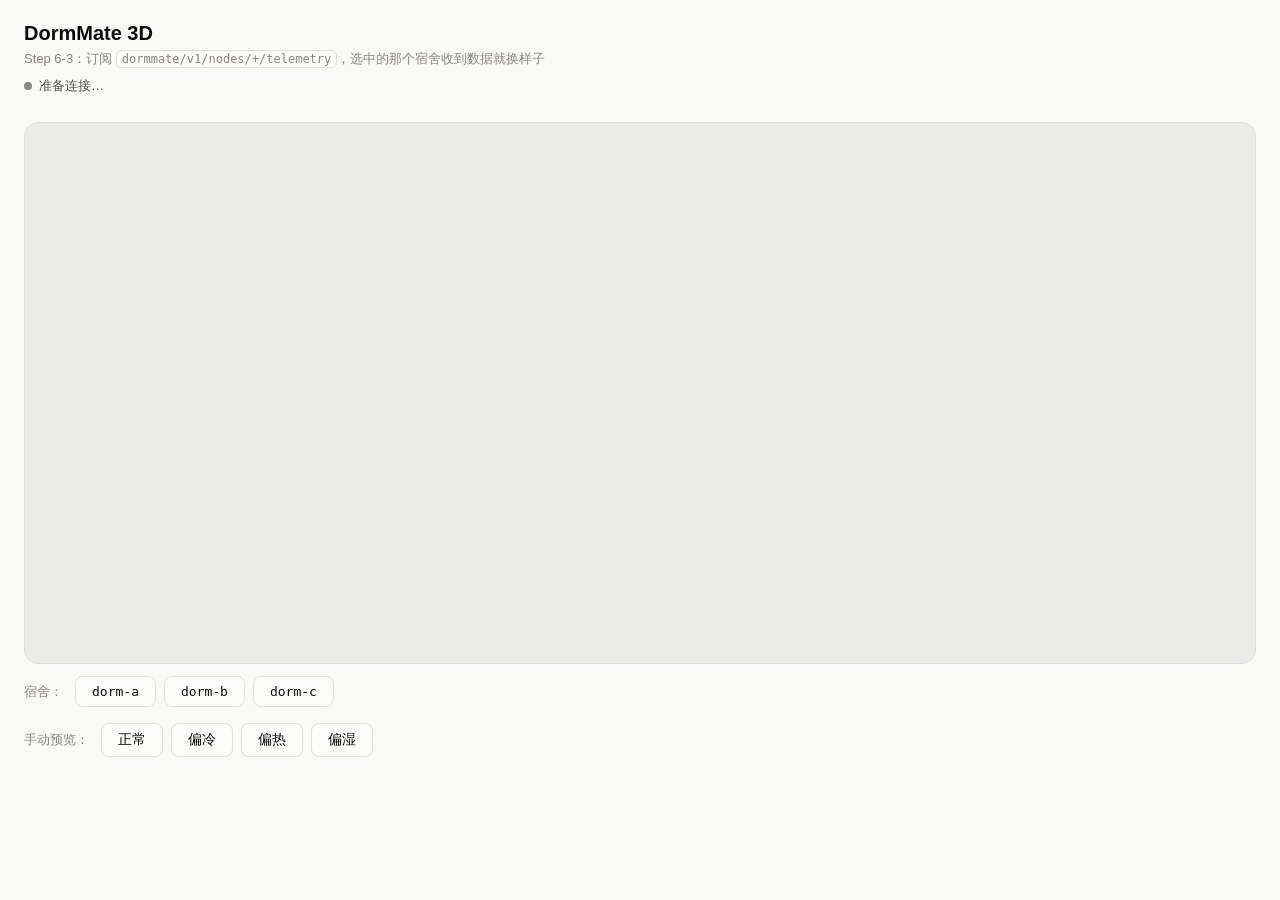
<file: 3d/index.html>
<!DOCTYPE html>
<html lang="zh-CN">
<head>
<meta charset="utf-8">
<meta name="viewport" content="width=device-width, initial-scale=1">
<title>DormMate 3D · Step 6-3 MQTT 驱动</title>
<style>
  html, body { height: 100%; }

  body {
    margin: 0;
    background: #f9f9f7;
    color: #0b0b0b;
    font-family: -apple-system, BlinkMacSystemFont, "Segoe UI",
                 "PingFang SC", "Microsoft YaHei", sans-serif;
  }

  header { padding: 22px 24px 14px; }

  h1 { margin: 0; font-size: 20px; font-weight: 650; }

  .sub {
    margin: 5px 0 0;
    font-size: 13px;
    color: #898781;
  }

  code {
    font-family: ui-monospace, SFMono-Regular, Menlo, Consolas, monospace;
    font-size: 12px;
    padding: 1px 5px;
    background: #fcfcfb;
    border: 1px solid #e1e0d9;
    border-radius: 5px;
  }

  /* 连接状态。文字说了算，前面那个点是辅助 —— 只给颜色的话，
     色觉障碍和黑白打印都读不出来。 */
  .conn {
    display: inline-flex;
    align-items: center;
    gap: 7px;
    margin-top: 9px;
    font-size: 13px;
    color: #52514e;
  }

  .conn-dot {
    width: 8px;
    height: 8px;
    border-radius: 50%;
    background: #898781;   /* 灰色 = 还没连上 */
  }

  .conn.is-on .conn-dot { background: #0ca30c; }

  /* 3D 容器。三条不能省的：
     - 必须有确定的高度。高度是 0 的话 clientHeight 就是 0，相机算不出宽高比。
       这里给的是 60vh（视口高度的六成），加 min-height 兜住矮窗口。
     - overflow: hidden。three 的 setSize 设的是 canvas 的 CSS 尺寸，
       和容器差一个像素时就会顶出滚动条，整个页面跟着抖。
     - position: relative。setLabel 那层覆盖层是绝对定位的，得有个定位祖先；
       少了它，覆盖层会跑到 <body> 上去，飘到页面左上角。 */
  #scene {
    position: relative;
    overflow: hidden;
    margin: 0 24px 12px;
    height: 60vh;
    min-height: 320px;
    border: 1px solid #e1e0d9;
    border-radius: 14px;
    background: #ececea;   /* 画布还没铺满时先兜个底，避免闪一下白 */
  }

  /* setLabel 写字的覆盖层。由 scene.js 建出来挂进 #scene，这里只负责样式：
     - absolute + 左上角：盖在画布上面
     - pointer-events: none：**关键**。不写的话这层会吃鼠标事件，
       将来想给 3D 加拖拽/点击就点不穿，而且现在它盖住的那块也没法选中。
     - 底色半透明：字压在深色模型上也要看得清 */
  .scene-label {
    position: absolute;
    top: 14px;
    left: 14px;
    pointer-events: none;
    padding: 7px 12px;
    font-size: 13px;
    line-height: 1.5;
    color: #0b0b0b;
    background: rgba(252, 252, 251, 0.86);
    border: 1px solid #e1e0d9;
    border-radius: 8px;
    backdrop-filter: blur(3px);
  }

  /* WebGL 起不来时由 scene.js 写进来（见那边的 try/catch） */
  .scene-error {
    margin: 0;
    padding: 24px;
    font-size: 14px;
    line-height: 1.8;
    color: #d03b3b;
  }

  /* ---- 按钮 ---- */

  .controls {
    display: flex;
    flex-wrap: wrap;
    gap: 8px;
    align-items: center;
    margin: 0 24px 12px;
  }

  /* 第二行（状态预览）离上一行远一点，两组按钮别糊成一片 */
  .controls + .controls { margin-top: 16px; }

  .controls .hint {
    font-size: 13px;
    color: #898781;
    margin-right: 4px;
  }

  .controls button {
    font: inherit;
    font-size: 14px;
    padding: 7px 16px;
    color: #0b0b0b;
    background: #fcfcfb;
    border: 1px solid #e1e0d9;
    border-radius: 8px;
    cursor: pointer;
  }

  .controls button:hover { background: #f2f1ec; }

  .controls button:focus-visible {
    outline: 2px solid #2a78d6;
    outline-offset: 2px;
  }

  /* 当前选中的那个：加粗 + 蓝边。不靠颜色单独表意，按钮上本来就有文字。 */
  .controls button.is-active {
    font-weight: 650;
    border-color: #2a78d6;
    box-shadow: inset 0 0 0 1px #2a78d6;
  }

  /* 宿舍那三个按钮用等宽字体，dorm-a 这种标识符等宽才好认 */
  .controls button[data-node] {
    font-family: ui-monospace, SFMono-Regular, Menlo, Consolas, monospace;
    font-size: 13px;
  }
</style>
</head>
<body>

  <header>
    <h1>DormMate 3D</h1>
    <p class="sub">
      Step 6-3：订阅 <code>dormmate/v1/nodes/+/telemetry</code>，选中的那个宿舍收到数据就换样子
    </p>
    <p class="conn" id="conn">
      <span class="conn-dot"></span><span id="conn-text">准备连接…</span>
    </p>
  </header>

  <!-- index.html 只管四件事：把容器摆好、调 createDorm3D、把按钮接上、
       把 MQTT 收到的数据筛一遍再交给它。
       宿舍长什么样、每种状态改什么，全在 scene.js 里，这个文件一概不管。 -->
  <div id="scene"></div>

  <div class="controls">
    <span class="hint">宿舍：</span>
    <!-- data-node 里写的必须是统一约定的三个节点名。写错了 pick() 直接
         忽略（它认不出这个名字），点了没反应 —— 不会画出别人的数据。 -->
    <button type="button" data-node="dorm-a">dorm-a</button>
    <button type="button" data-node="dorm-b">dorm-b</button>
    <button type="button" data-node="dorm-c">dorm-c</button>
  </div>

  <div class="controls">
    <span class="hint">手动预览：</span>
    <!-- 这四个按钮是不经过 Broker 的：现场没网、或 Broker 没起来时，
         照样能把四种状态看一遍。手动点出来的状态会在覆盖层上写明
         「手动预览」，收到新数据就自动撤掉，不会冒充真实数据。 -->
    <!-- data-status 里写的必须是统一规则那四个字，一个字都不能差 ——
         差一个字 updateScene 就认不出来，只能退回「正常」并在控制台警告。 -->
    <button type="button" data-status="正常">正常</button>
    <button type="button" data-status="偏冷">偏冷</button>
    <button type="button" data-status="偏热">偏热</button>
    <button type="button" data-status="偏湿">偏湿</button>
  </div>

  <!-- mqtt.js 5.10.1：直接借 dashboard/lib/ 里那份，不再拷一份到 3d/。
       两个页面本来就都在同一个 http 服务器上，同一个文件引两次浏览器只下一次，
       而多存一份的代价是「升级时要记得改两个地方」。
       它挂了就一条数据都收不到，所以不走 CDN。 -->
  <script src="../dashboard/lib/mqtt.min.js"></script>

  <!-- 统一规则。**必须是普通 script**：shared/rules.js 是个 IIFE，
       把 judgeStatus 挂在 globalThis 上，不用 export。
       放在 module 之前，模块里才调得到 judgeStatus。
       顺带一句：模块里不能写 import { judgeStatus } from '../shared/rules.js' ——
       那个文件没有 export，import 进来是 undefined。 -->
  <script src="../shared/rules.js"></script>

  <!-- three.js 0.160.0：先用 CDN。

       importmap 的内容必须是**合法 JSON**，所以里面一行注释都不能写
       （JSON 没有注释语法），说明只能放在外面。

       这个文件（0.160.0 的 build/three.module.js）是自包含的，内部不再 import
       任何东西，所以整张映射表只有 "three" 这一条。换成别的版本时要留意：
       新版本把核心拆去了 three.core.js，只映射 "three" 会报找不到模块。

       ── 改成完全本地（现场没网时）──
       把下面那行的 URL 换成：

           "three": "./lib/three.module.js"

       文件已经躺在 3d/lib/ 里了，其余一个字都不用动。
       路径是相对**页面所在目录**的，所以是 './lib/…' 而不是 './3d/lib/…'。

       importmap 里只有以 './' 或 '../' 开头的写法会被当成相对 URL 解析；
       'three' 这种裸名字浏览器不知道去哪儿找，必须靠这张表映射 ——
       这正是 importmap 存在的意义：让源码里能写 import ... from 'three'，
       而不必把 CDN 的长 URL 抄进每个模块。 -->
  <script type="importmap">
  {
    "imports": {
      "three": "https://registry.npmmirror.com/three/0.160.0/files/build/three.module.js"
    }
  }
  </script>

  <!-- 必须是 type="module"，否则 import 语句直接报语法错。
       也正因为是模块，这段脚本和 scene.js 都走 CORS —— 所以页面不能再用
       file:// 直接打开（file:// 下模块会被当成跨域拒绝），必须走 http 服务器：

           http://localhost:8000/3d/
  -->
  <script type="module">
    import { createDorm3D } from './scene.js';

    /* M5 起是多节点。和 dashboard 一样只认这三个 ——
       不在这三个里面的 nodeId 一律丢弃，不给一份脏数据建新格子。 */
    const NODE_IDS = ['dorm-a', 'dorm-b', 'dorm-c'];
    const TOPIC = 'dormmate/v1/nodes/+/telemetry';

    /* Broker 地址跟着页面的访问地址走：本机打开就是 ws://localhost:9001，
       手机用 http://10.102.196.160:8000/3d/ 打开就是
       ws://10.102.196.160:9001。写死 localhost 的话，手机浏览器里的 localhost
       指的是手机自己，连不回来。
       （和 dashboard/dashboard.js、web/script.js 里那份是同一套写法，
       三处各留一份：三个页面互不依赖，为三行代码共用一个 shared/ 文件
       反而要多发一次请求。改的时候三处一起改。） */
    function brokerUrl(hostname) {
      return 'ws://' + (hostname || 'localhost') + ':9001';
    }

    const BROKER_URL = brokerUrl(location.hostname);

    /**
     * 从 topic 里取出节点名。约定是 dormmate/v1/nodes/<nodeId>/telemetry。
     * 形状不对就返回空串 —— 调用方据此跳过 topic 与报文的一致性检查，
     * 而不是拿一个猜出来的节点名去报警。
     */
    function topicNode(topic) {
      const m = /^dormmate\/v1\/nodes\/([^/]+)\/telemetry$/.exec(topic);
      return m ? m[1] : '';
    }

    const dorm = createDorm3D('scene');

    const statusButtons = Array.prototype.slice.call(
      document.querySelectorAll('.controls button[data-status]')
    );
    const nodeButtons = Array.prototype.slice.call(
      document.querySelectorAll('.controls button[data-node]')
    );
    const connEl = document.getElementById('conn');
    const connText = document.getElementById('conn-text');

    /* 每个节点最新收到的那一条。null = 还没收到过。
       只留最新一条，不留 history：看趋势是 dashboard 的事，
       这个页面回答的是「现在长什么样」。

       为什么要按节点分开存：从 dorm-a 切到 dorm-b 时，得马上知道
       dorm-b 现在是什么状态。只留一份「当前状态」的话，切过去的瞬间
       画的还是 dorm-a 的样子，得等 dorm-b 下一条数据来了才对 ——
       在那之前屏幕上是错的。 */
    const latest = {};
    NODE_IDS.forEach(function (id) { latest[id] = null; });

    let currentNodeId = NODE_IDS[0];

    /* 手动点状态按钮只是「先看看长什么样」，不代表这个宿舍真的这样。
       置 true 之后覆盖层会写明「手动预览」，一收到新数据就自动撤销。 */
    let preview = false;

    /** 覆盖层末尾那句补充说明。没数据、或正在手动预览时才不是空串。 */
    function note() {
      if (!latest[currentNodeId]) return '（还没有收到数据）';
      return preview ? '（手动预览）' : '';
    }

    /**
     * 把「哪个宿舍 + 什么状态」摆到画面上。
     *
     * 三件事一起改：3D 场景、覆盖层文字、两组按钮的高亮。
     * 分成三个函数迟早会出现「场景已经变了、按钮还停在旧的高亮」——
     * 它们本来就是同一件事的三个面。
     *
     * @param {string} status 交给 updateScene 的状态
     */
    function apply(status) {
      const applied = dorm.updateScene(status);
      dorm.setLabel('当前宿舍：' + currentNodeId + '｜状态：' + applied + note());

      statusButtons.forEach(function (btn) {
        btn.classList.toggle('is-active', btn.dataset.status === applied);
      });
      nodeButtons.forEach(function (btn) {
        btn.classList.toggle('is-active', btn.dataset.node === currentNodeId);
      });
    }

    /**
     * 画当前选中的那个宿舍。有数据就画它的状态。
     *
     * 没有数据时退回「正常」的外观：空白或者半成品的样子，
     * 看的人分不清是「还没收到」还是「页面坏了」。兜个正常态，
     * 再在覆盖层上写明还没收到，两件事就都说得清了。
     */
    function render() {
      preview = false;
      const rec = latest[currentNodeId];
      if (rec) { apply(rec.status); return; }
      apply('正常');
    }

    /**
     * 切宿舍。已经有数据的节点，切过去会立刻画出它那条的状态。
     * 和 dashboard 的 selectNode 不一样，这里**不**在「点的是当前这个」时提前返回：
     * 页面打开时第一次调用就是 currentNodeId 自己，提前返回的话
     * 初始那一次就什么都画不出来了。
     */
    function pick(nodeId) {
      if (!Object.prototype.hasOwnProperty.call(latest, nodeId)) return;
      currentNodeId = nodeId;
      render();
    }

    statusButtons.forEach(function (btn) {
      btn.addEventListener('click', function () {
        preview = true;
        apply(btn.dataset.status);
      });
    });

    nodeButtons.forEach(function (btn) {
      btn.addEventListener('click', function () { pick(btn.dataset.node); });
    });

    /* ---------- MQTT ---------- */

    function setConn(on, text) {
      connEl.className = on ? 'conn is-on' : 'conn';
      connText.textContent = text;
    }

    /* 当前那根连接。null 表示还没连上。 */
    let client = null;

    /**
     * 收一条环境报文。
     *
     * 只做两件事：复核 status、把这条记到它自己的节点名下。
     * **动画面这一步是最后一行**，而且只在「这条正好是当前选中的宿舍」时才走。
     *
     * 三个宿舍的数据是混在同一个通配符 topic 里进来的。不筛的话，
     * dorm-b 的数据会直接把画面改成 dorm-b 的样子，而左上角还写着 dorm-a ——
     * 这是这一步最容易出的错，而且屏幕上看着挺正常，只有盯着标签才发现对不上。
     *
     * @param {string} topic       消息来自哪个 topic
     * @param {object} payload     mqtt.js 给的二进制载荷
     */
    function onMessage(topic, payload) {
      const fromTopic = topicNode(topic);

      let data = null;
      try {
        data = JSON.parse(payload.toString());
      } catch (err) {
        console.warn('[3d] 报文不是合法 JSON，丢弃：' + topic, err);
        return;
      }

      if (!data || typeof data !== 'object'
          || typeof data.temperature !== 'number'
          || typeof data.humidity !== 'number') {
        console.warn('[3d] 报文缺少 temperature / humidity（且必须是数字），丢弃：'
          + topic);
        return;
      }

      /* 先把节点名认下来。不认识的直接丢，不给它建格子 ——
         否则任意一个脏 nodeId 都能往 latest 里塞一条。 */
      if (!Object.prototype.hasOwnProperty.call(latest, data.nodeId)) {
        console.warn('[3d] 不认识的 nodeId：「' + data.nodeId + '」，丢弃：' + topic);
        return;
      }

      if (fromTopic && fromTopic !== data.nodeId) {
        console.warn('[3d] topic 里的节点（' + fromTopic + '）和报文里的（'
          + data.nodeId + '）对不上，以下面报文里的为准');
      }

      if (typeof judgeStatus !== 'function') {
        console.warn('[3d] 未加载 shared/rules.js，无法复核 status，丢弃：' + topic);
        return;
      }

      /* status 一律用规则复核，报文里写什么都不算数 ——
         和 dashboard 的 handleMessage 是同一个口径。 */
      const expected = judgeStatus(data.temperature, data.humidity);
      if (data.status !== expected) {
        console.warn('[3d] status 不一致：收到「' + data.status + '」，规则算出「'
          + expected + '」，以规则为准');
      }

      latest[data.nodeId] = {
        nodeId: data.nodeId,
        temperature: data.temperature,
        humidity: data.humidity,
        status: expected,
        time: data.time,
      };

      /* 关键的一行：不是当前选中的宿舍就到此为止，画面一个字都不动。 */
      if (data.nodeId === currentNodeId) render();
    }

    function connect() {
      if (typeof mqtt === 'undefined') {
        setConn(false, '未加载 mqtt.js');
        console.error('[3d] 缺少 dashboard/lib/mqtt.min.js，请重新下载后刷新');
        return;
      }

      setConn(false, '连接中… ' + BROKER_URL);

      const c = mqtt.connect(BROKER_URL, {
        clientId: 'dormmate-3d-' + Math.random().toString(16).slice(2, 8),
        clean: true,
        reconnectPeriod: 2000,
        connectTimeout: 5000,
        keepalive: 30,
      });
      client = c;

      /* 每个回调开头都先确认自己还是当前那根连接。断开或换过连接之后，
         旧连接的回调还可能补触发一次，不挡掉就会把新连接的状态覆盖成旧的。 */
      function current() { return client === c; }

      c.on('connect', function () {
        if (!current()) return;
        setConn(true, '已连接 · ' + BROKER_URL);
        c.subscribe(TOPIC, { qos: 1 }, function (err) {
          if (err) console.error('[3d] 订阅失败：', err);
        });
      });

      c.on('reconnect', function () {
        if (current()) setConn(false, '重连中…');
      });

      c.on('close', function () {
        if (current()) setConn(false, '已断开 · 等 Broker 起来会自动重连');
      });

      c.on('error', function (err) {
        if (!current()) return;
        console.error('[3d] 连接错误：', err);
        setConn(false, '连不上 ' + BROKER_URL);
      });

      /* 唯一的接入口。mqtt.js 给的是二进制，转成字符串这一步在 onMessage 里做。 */
      c.on('message', function (topic, payload) {
        onMessage(topic, payload);
      });
    }

    /* 打开就先摆成 dorm-a。这时还没有任何数据，
       覆盖层会写明「（还没有收到数据）」，不会假装有数据。 */
    pick(NODE_IDS[0]);

    /* 打开就连。连不上也不影响手动预览按钮 —— 那是不经过 Broker 的，
       现场没网的时候正好用来演示。 */
    connect();
  </script>

</body>
</html>
</file>
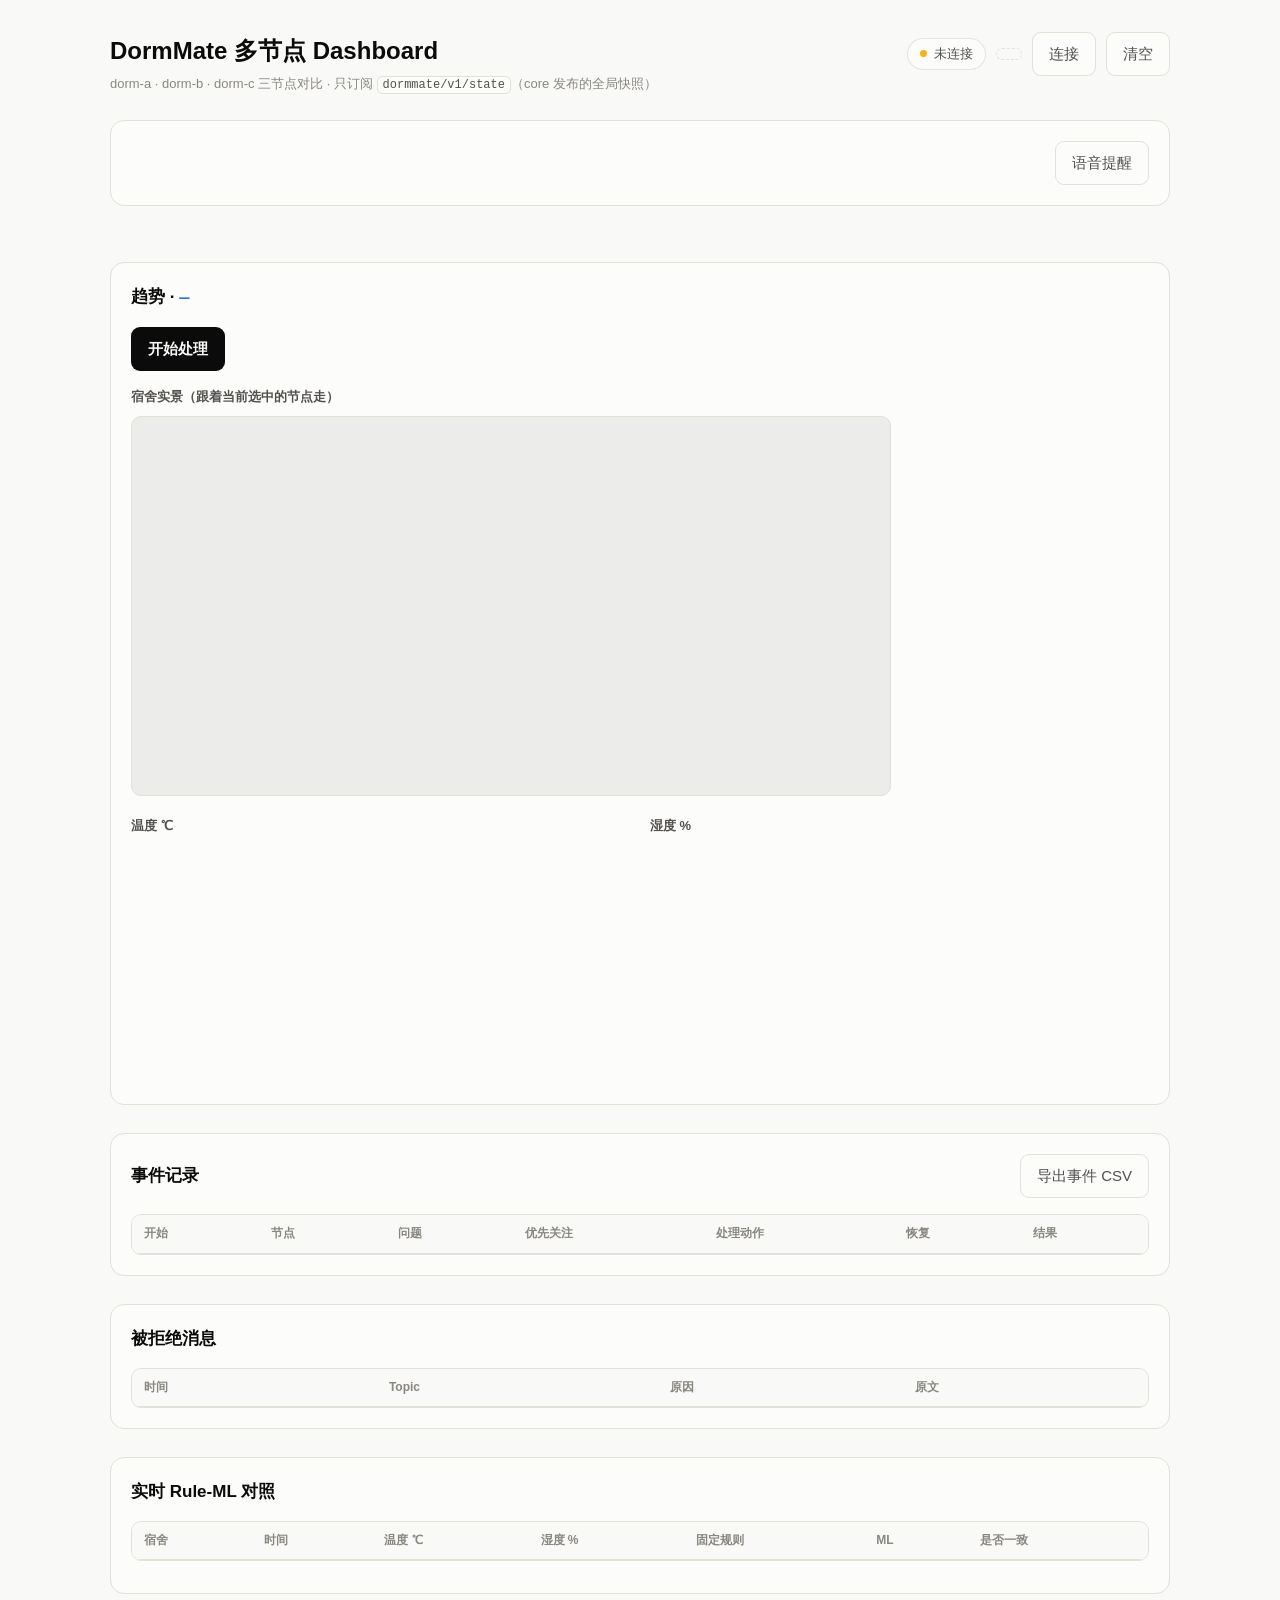
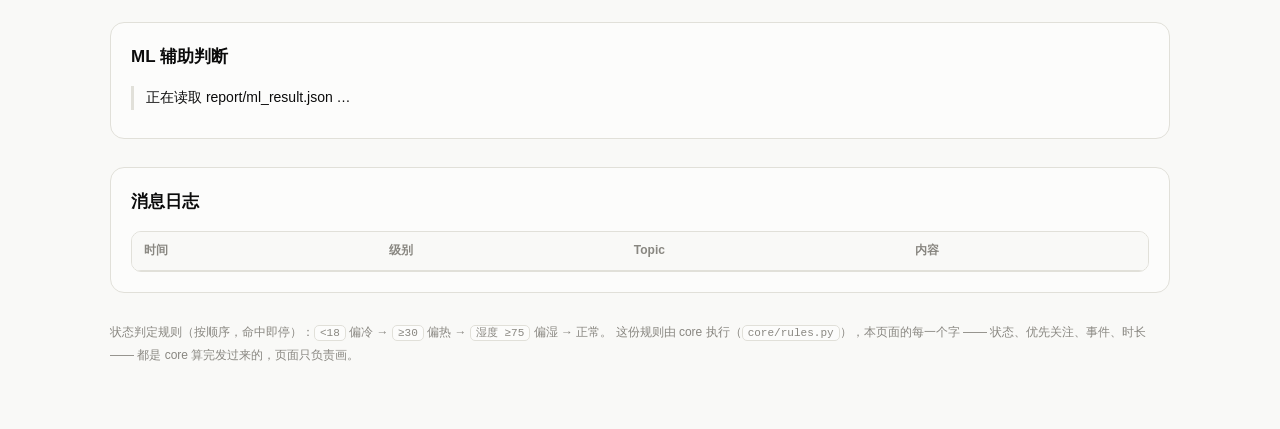
<file: dashboard/index.html>
<!DOCTYPE html>
<html lang="zh-CN">
<head>
<meta charset="utf-8">
<meta name="viewport" content="width=device-width, initial-scale=1">
<title>DormMate 多节点 Dashboard</title>
<link rel="stylesheet" href="style.css">
</head>
<body>
<div class="wrap">

  <header class="top">
    <div>
      <h1>DormMate 多节点 Dashboard</h1>
      <!-- 这一行写的是**这个页面订什么**，Step E3-2 起变了：以前订遥测、
           自己算一遍；现在只订快照。地址和 topic 都不在这里写死 ——
           它们来自 shared/config.js，这一行只是给人看的说明。 -->
      <p class="sub">dorm-a · dorm-b · dorm-c 三节点对比 · 只订阅 <code>dormmate/v1/state</code>（core 发布的全局快照）</p>
    </div>
    <div class="top-actions">
      <span id="conn" class="conn conn--pending">
        <span class="conn-dot"></span><span id="conn-text">未连接</span>
      </span>
      <!-- core 在不在（Phase9 D4）。**和上面那一条不是一回事**：
           上面那条说的是「这个浏览器到 broker 的这条线」，
           这一条说的是「core 有没有在发快照」。两个分开摆，是因为它们坏掉之后
           要查的地方完全不同 —— 一个去查 broker / 网络（或者手机连的是自己的
           localhost），一个去查 core.py 那个进程还在不在。
           三块屏幕（看板 / 手机 / 3D）都有这一条，说的是同一句话，
           判据来自快照里的 core 心跳，见 dashboard/logic.js 的 coreLiveness。 -->
      <span id="core-hint" class="core-hint"></span>
      <button id="toggle" class="ghost" type="button">连接</button>
      <!-- 这里原本有一个「模拟三节点数据」按钮（凭空造一份本地数据让界面动起来）。
           Step E3-2 把它删了：E3 明确禁止「两边手动输入数据伪造同步效果」，
           而这个按钮干的正是这件事 —— 它造出来的数字和 core 手里那份毫无关系，
           屏幕上却看不出区别。要数据就跑 simulator/，或者用 MQTTX 发。 -->
      <button id="clear" class="ghost" type="button">清空</button>
    </div>
  </header>

  <!-- 当前重点（Step 8-3｜B4）+ 跨端焦点（Step E3-2）。
       看板顶部只有这一行：谁、在不在处理、温度往哪走。

       这一步是**信息分工**，不是又加一块。8-1 之前这里有一条「优先关注」栏和
       一块「当前总览 + 判断依据」，它们说的都是「谁是重点」，只是详略不同。
       8-3 把它们并成这一行，剩下的细节分给另外三个出口：

         看板顶部   这一行        谁 / 在不在处理 / 往哪走（扫一眼就够）
         3D 场景    哪个空间、风扇转没转、窗开没开（不堆文字）
         语音提醒   把同一件事念成一句人话（声音是线性的，只能听一遍）
         report.html 开始 / 处理 / 恢复 / 持续了多久（完整的账）

       内容由 dashboard.js 的 renderFocus() 现贴，容器里一开始什么都不放。
       这一轮它有**两个来源**，看标签就分得出来：

         [跨端焦点]  移动端发了 focus 指令点名的 —— core 把名字记在快照的
                     focus 字段里，这里和 3D 一起跟过去。前面那行字会写明是谁发的。
         [当前重点]  core 自己排出来的（rules.rank_priority）—— 数据说是谁就是谁。

       两个来源不打架：有焦点时显示焦点，焦点取消（同一个节点再发一次）之后
       回落到底下那行 core 选出的重点。

       它做成**按钮**是因为它可以点 —— 点它等于点对应那张卡片（两边走的都是
       selectNode），卡片、趋势图、3D 一起切过去。看板自己**不发** focus
       （那是移动端的事）：两边都能改焦点的话，两个人一起看就会互相抢。

       为什么不用 aria-live：这一行每收到一帧快照都要重画（时长、趋势都在变），
       现场演示时几秒一条，读屏软件会跟着念个不停，反而把真正要看的东西盖住。
       要听就按旁边那个「语音提醒」—— 那是个明确的动作，念的也是完整的一句。 -->
  <section class="panel focus-panel">
    <div class="focus-row">
      <div id="focus" class="focus-slot"></div>
      <button id="speak" class="ghost" type="button">语音提醒</button>
    </div>
    <!-- 念的是哪一句，写在这里。声音放不出来（没音箱、静音、浏览器不支持）
       的时候，这一行就是唯一能确认「它到底念了什么」的地方。 -->
    <p id="speak-note" class="note speak-note"></p>
  </section>

  <!-- 三张卡片。内容全部来自快照里那一条（温度、湿度、状态、持续多久），
       dashboard.js 的 renderCards() 现贴 —— 状态是 core 算好的，这里连
       温度阈值都不认识。 -->
  <section id="cards" class="cards"></section>

  <section class="panel">
    <div class="panel-head">
      <h2>趋势 · <span id="detail-node">—</span></h2>
      <span id="detail-meta" class="note"></span>
    </div>

    <!-- 处理动作。作用在**当前正在看的那个节点**上，所以它跟着 #detail-node 走。
       按钮的禁用状态和旁边那行字都由 dashboard.js 的 renderAction() 填，
       判断写在一个纯函数里（logic.js 的 actionState，单独可测）。

       【按下去会发生什么】只往 dormmate/v1/cmd 发一条 handle，**页面上一个字都不改**。
       卡片上那行「处理中」要等 core 把新快照发回来才出现 —— 那一拍就是 core 的往返。
       以前这里按一下就地改四个字段、屏幕上立刻写「处理中」，那正是 E3 要拆掉的东西：
       点击直接把事件置成处理中（更别说置成已恢复）本来就是红线。

       能不能按由 **core 的事件**说了算：这个节点有一条「待处理」的事件才能按。
       为什么按不动，旁边那行字会说 —— 灰按钮不说明原因，用的人只会以为页面坏了。 -->
    <div class="action-bar">
      <button id="action-handle" class="primary" type="button">开始处理</button>
      <span id="action-state" class="action-state"></span>
    </div>

    <!-- 按下去之后这一行才出现，说的是「那条指令发给 core 没有」。
         必须留着：发不出去的时候页面上其余部分**完全看不出区别**（现在连本地
         那几个字段都不动了），而 core 那边的事件一步都没动 —— 不说就成了
         「按了没反应」。措辞在 logic.js 的 cmdNote()，这里一个字都不拼。 -->
    <p id="cmd-note" class="note cmd-note"></p>

    <p id="chart-note" class="note chart-note"></p>

    <!-- 3D 视图。跟着当前选中的节点走：点卡片切节点、收到 focus 时跟着切，
         或者当前这个节点收到新快照时，dashboard.js 会调 updateScene + setLabel。
         容器的高度写在 style.css 里，必须是确定值 ——
         读不到 clientHeight 的话相机就算不出宽高比。 -->
    <figure class="scene-box">
      <figcaption>宿舍实景（跟着当前选中的节点走）</figcaption>
      <div id="scene3d"></div>
    </figure>

    <!-- 温湿度分成两张图，不用双 Y 轴：两者的单位和量级都不同，
         叠在一张图上要么把温度压成一条直线，要么让两条线的交叉点
         变成毫无意义的视觉暗示。两张图共用同一组时间刻度，趋势照样能横向比。

         数据来自快照里每个节点自带的 history（core 每帧跟着发最近 50 条）。
         Step E3-2 之前这里画的是页面自己攒的那份 —— 现在页面不攒数据了，
         刷新一下图上还有没有东西，全看 core 发不发。 -->
    <div class="charts">
      <figure class="chart-box">
        <figcaption>温度 ℃</figcaption>
        <div class="chart-canvas"><canvas id="chart-temp"></canvas></div>
      </figure>
      <figure class="chart-box">
        <figcaption>湿度 %</figcaption>
        <div class="chart-canvas"><canvas id="chart-humidity"></canvas></div>
      </figure>
    </div>
  </section>

  <!-- 事件记录（Step 7-4）。和下面「消息日志」的区别是粒度：
       那边一条报文一行，这边一段连续异常一行。节点从正常变成异常时开一条，
       恢复正常时结案；中途状态从偏热变成偏湿**不会**另开一条，
       和「优先关注」那边「统计的是连续异常、不是连续偏热」是同一个口径。

       Step E3-2 起这些事件**由 core 记**（core.py + events.py），页面只画 ——
       以前这里画的是页面自己攒的一份，于是同一段时间在屏幕上有两个说法
       （看板记的恢复时刻和 report.html 里那份不一样）。现在两边是同一份数据。

       整张表由 dashboard.js 的 renderEvents() 填，导出按钮的点击也在那边挂
       （exportEventsCSV）。一条事件都没有时按钮是禁用的 —— 不然点了会得到
       一个只有表头的空 CSV，拿到的人会以为导出坏了。
       表格列的顺序就是导出 CSV 的列顺序，改的时候两边一起改。 -->
  <section class="panel">
    <div class="panel-head">
      <h2>事件记录 <span id="event-count" class="count"></span></h2>
      <button id="export-events" class="ghost" type="button" disabled>导出事件 CSV</button>
    </div>
    <div class="table-wrap">
      <table>
        <thead>
          <tr>
            <th>开始</th>
            <th>节点</th>
            <th>问题</th>
            <th>优先关注</th>
            <th>处理动作</th>
            <th>恢复</th>
            <th>结果</th>
          </tr>
        </thead>
        <tbody id="event-body"></tbody>
      </table>
    </div>
  </section>

  <!-- 被拒绝消息（Step E3-2 新增）。core 拒收的每一条都在这里：什么时候、
       哪条 topic、为什么、**原文是什么**。

       为什么要有这一块：发一条坏报文过去，看板上其余每一块都毫无反应 ——
       卡片不动、事件不增、日志区只会多一行「快照更新」。看不出「到底是谁没收」
       还是「压根没发出去」。core 的终端上有 [拒绝] 那行，但演示的时候
       没人愿意一直盯着终端。

       原文一定要摆出来：只写一句「JSON 解析失败」，发消息的人不知道
       自己哪里写错了。这一段照着抄就能改对，不用去 core 的日志里翻。

       数据来自**快照里的 rejects 那一块**（不是另订一条 topic）：前端只订
       dormmate/v1/state 是 E3 的硬约束，而且两条流合成一张表还要自己处理
       「刷新页面时之前那几条哪去了」和「reject 和快照谁先到」。
       一帧快照就是那一刻的全貌，画一帧没有对不齐的中间状态。

       dormmate/v1/log/reject 那条 topic 照旧保留（MQTTX 直接看、D4 的
       inject_faults.py 要订它数条数），只是这个页面不再依赖它。 -->
  <section class="panel">
    <div class="panel-head">
      <h2>被拒绝消息 <span id="reject-count" class="count"></span></h2>
    </div>
    <div class="table-wrap">
      <table>
        <thead>
          <tr>
            <th>时间</th>
            <th>Topic</th>
            <th>原因</th>
            <th>原文</th>
          </tr>
        </thead>
        <tbody id="reject-body"></tbody>
      </table>
    </div>
  </section>

  <!-- 实时 Rule-ML 对照（Phase8 D5）。**和上面几块是同一路数据** ——
       每一行都是跟着 dormmate/v1/state 快照一起来的：core 收到遥测时给那条读数
       判了一次 ML，判词就挂在快照每个节点的 history 里。所以这块会跟着新数据动。

       和下面那块「ML 辅助判断」是**两条链**，别混：
         这块    = core 在线判的，判的是**屏幕上这些读数**，跟着快照走；
         下面那块 = analysis/analysis.py 离线跑出来的，读 report/ml_result.json，
                    判的是**上一次跑脚本时那份 CSV**，页面刷多少次它都不变。

       「固定规则」和「ML」两格都是 core 算好的，「是否一致」也是 core 比出来的
       （逻辑在 ml_judge.py），页面只把三格摆出来 —— 线上谁判的、判成什么，
       这一页一个结论都不下。没有判词的行（没模型 / 没装 scikit-learn）不画：
       「没判」在这一块里表现为**这一行不出现**，而不是画一行「正常」。 -->
  <section class="panel">
    <div class="panel-head">
      <h2>实时 Rule-ML 对照 <span id="mlc-count" class="count"></span></h2>
    </div>
    <div class="table-wrap">
      <table>
        <thead>
          <tr>
            <th>宿舍</th>
            <th>时间</th>
            <th>温度 ℃</th>
            <th>湿度 %</th>
            <th>固定规则</th>
            <th>ML</th>
            <th>是否一致</th>
          </tr>
        </thead>
        <tbody id="mlc-body"></tbody>
      </table>
    </div>
    <p id="mlc-note" class="note"></p>
  </section>

  <!-- ML 辅助判断（Step 9-3 的进阶项）。这一块和上面几块**不是一路数据**：
       上面全是 core 刚发布的快照，这一块是 analysis/analysis.py 上一次跑完
       写在 report/ml_result.json 里的快照，页面只是取过来摆在这儿。

       所以 #ml-note 里那句「判的不是看板上这些实时读数……不是实时数据」
       必须留着。看板上别的数字都在动、这一块不动，少了那句话，
       看的人会以为它是刚算出来的。

       三段字全部由 dashboard.js 的 renderMl() 摆上去，说什么由 logic.js 的
       buildMlNote / mlFetchFailed 决定（纯函数，单独测）。这份文件读不到时
       （没跑过脚本、或者页面不是从项目根目录起的服务器），这一段降级成
       一句「这一段没跑：……」—— 看板其余部分照常。 -->
  <section class="panel">
    <div class="panel-head">
      <h2>ML 辅助判断 <span id="ml-count" class="count"></span></h2>
    </div>
    <!-- 占位那句话是**读回来之前**显示的东西。fetch 是异步的，中间那一小段
         时间空着的话，看起来跟「这一段本来就没有内容」一样。 -->
    <p id="ml-text" class="ml-text">正在读取 report/ml_result.json …</p>
    <p id="ml-note" class="note"></p>
  </section>

  <section class="panel">
    <div class="panel-head">
      <h2>消息日志 <span id="log-count" class="count"></span></h2>
    </div>
    <div class="table-wrap">
      <table>
        <thead>
          <tr>
            <th>时间</th>
            <th>级别</th>
            <th>Topic</th>
            <th>内容</th>
          </tr>
        </thead>
        <tbody id="log-body"></tbody>
      </table>
    </div>
  </section>

  <!-- 这一段是**认账**用的：页面上那些字是谁算的。Step E3-2 起这一页
       **不再复核 status** —— 它连温度阈值都不认识（logic.js 里没有 18/30/75
       这三个数，有测试盯着）。以前这里写着「一律用规则复核，不一致时以规则为准」，
       那句话现在是错的：页面拿到的 status 就是 core 用同一套规则算的那一个，
       页面没有第二份判断可以拿来跟它比。

       规则本身仍然在仓库里有**唯一一份 JS 实现**（shared/rules.js），
       给 miniapp 那两个不能跑 Python 的地方用；dashboard 已经不引它了。 -->
  <footer class="foot">
    状态判定规则（按顺序，命中即停）：<code>&lt;18</code> 偏冷 →
    <code>&ge;30</code> 偏热 → <code>湿度 &ge;75</code> 偏湿 → 正常。
    这份规则由 core 执行（<code>core/rules.py</code>），本页面的每一个字
    —— 状态、优先关注、事件、时长 —— 都是 core 算完发过来的，页面只负责画。
  </footer>

</div>

<!-- 三个库的顺序不能换：mqtt 和 config 都要在 dashboard.js 之前加载完，
     dashboard.js 打开页面就会调 connect() 去读 DormMateConfig。
     Step 6-3 起它们还必须是**普通 script** —— dashboard.js 已经是 ES 模块了，
     但 mqtt / Chart / DormMateConfig 这三样仍然走全局变量：
     mqtt.min.js 和 chart.umd.min.js 是 UMD 包，本来就没有 export；
     shared/config.js 同理（一个 IIFE，往 globalThis 上挂一个冻住的对象）。
     在模块里 import 它们是 import 一个没有 export 的文件，拿到的是 undefined。 -->

<!-- mqtt.js 5.10.1：用本地的，不走 CDN。
     和下面的 Chart.js 不一样，这个是故意的 —— mqtt.js 加载不上就没有数据，
     整个看板是空的；Chart.js 加载不上只是少了趋势图，卡片和日志照常用。
     风险不一样大，所以对待方式也不一样。文件已经是现成的，不必再下一次。
     真要改成 CDN，把下面这行换成：
       <script src="https://registry.npmmirror.com/mqtt/5.10.1/files/dist/mqtt.min.js"></script>
     源用 npmmirror（阿里维护的 npm 镜像），别用 jsDelivr —— 实测本机连不上。 -->
<script src="lib/mqtt.min.js"></script>

<!-- Chart.js 4.5.1：先用 CDN。
     源特意选了 npmmirror 而不是 jsDelivr —— 实测本机连 jsDelivr 是 0.2 秒就失败的
     连不上，npmmirror/unpkg/BootCDN/staticfile 都通。
     现场没网就把下面这行换成 <script src="lib/chart.umd.min.js"></script>，
     那个文件已经在 dashboard/lib/ 里放好了，其余不用动。
     （把这一行也换成 lib/ 之后，整个页面就完全不依赖外网了。） -->
<script src="https://registry.npmmirror.com/chart.js/4.5.1/files/dist/chart.umd.min.js"></script>

<!-- Broker 的 WebSocket 地址 + topic 常量，三个前端（dashboard / 3d / mobile）
     共用这一份（Step E3-1）。E3 之前这里是 <script src="../shared/rules.js"> ——
     那是在「页面自己复核状态」的年代，页面得有规则才能算；
     现在页面不算了，规则那一份就没用了。换成了配置这一份。 -->
<script src="../shared/config.js"></script>

<!-- three.js 0.160.0 的 importmap，和 three/index.html 里那张是同一张。

     为什么 dashboard 也要有一份：importmap 是**文档级**的，认的是「哪个页面」，
     不是「哪个模块」。dashboard.js import 了 ../three/scene.js，而 scene.js 里写着
     import ... from 'three' —— 那个裸名字最终是在**这个页面**的映射表里查的。
     少了这张表，报错是「Failed to resolve module specifier "three"」，
     而且是在 scene.js 里报，看着像是 three/ 那边坏了。

     映射的是裸名字，所以和页面所在目录没关系：dashboard/ 和 three/ 共用同一张表，
     一个字都不用改。

     importmap 的内容必须是合法 JSON，所以里面一行注释都写不了。

     ── 改成完全本地（现场没网时）──
     把下面那行换成 "three": "../three/lib/three.module.js"，
     文件已经在 three/lib/ 里放好了，其余不用动。
     这里必须写 '../three/lib/…'，不能写 './lib/…' —— 相对路径是相对
     **这个页面所在的 dashboard/** 算的，而本地那份 three 放在 three/ 里。 -->
<script type="importmap">
{
  "imports": {
    "three": "https://registry.npmmirror.com/three/0.160.0/files/build/three.module.js"
  }
}
</script>

<!-- dashboard.js 是 type="module"（Step 6-3 起），而且是上面这张表之后的第一条
     模块脚本 —— importmap 必须排在它前面，排在后面浏览器不认。

     换成模块的代价和 three/ 那个页面一样：模块走 CORS，file:// 直接打开会被拒，
     必须走 http 服务器：
         http://localhost:8000/dashboard/
     好处是模块默认 defer，脚本执行时 DOM 一定已经就绪，不必再依赖
     「<script> 写在 </body> 前面」这件事。 -->
<script type="module" src="dashboard.js"></script>
</body>
</html>
</file>
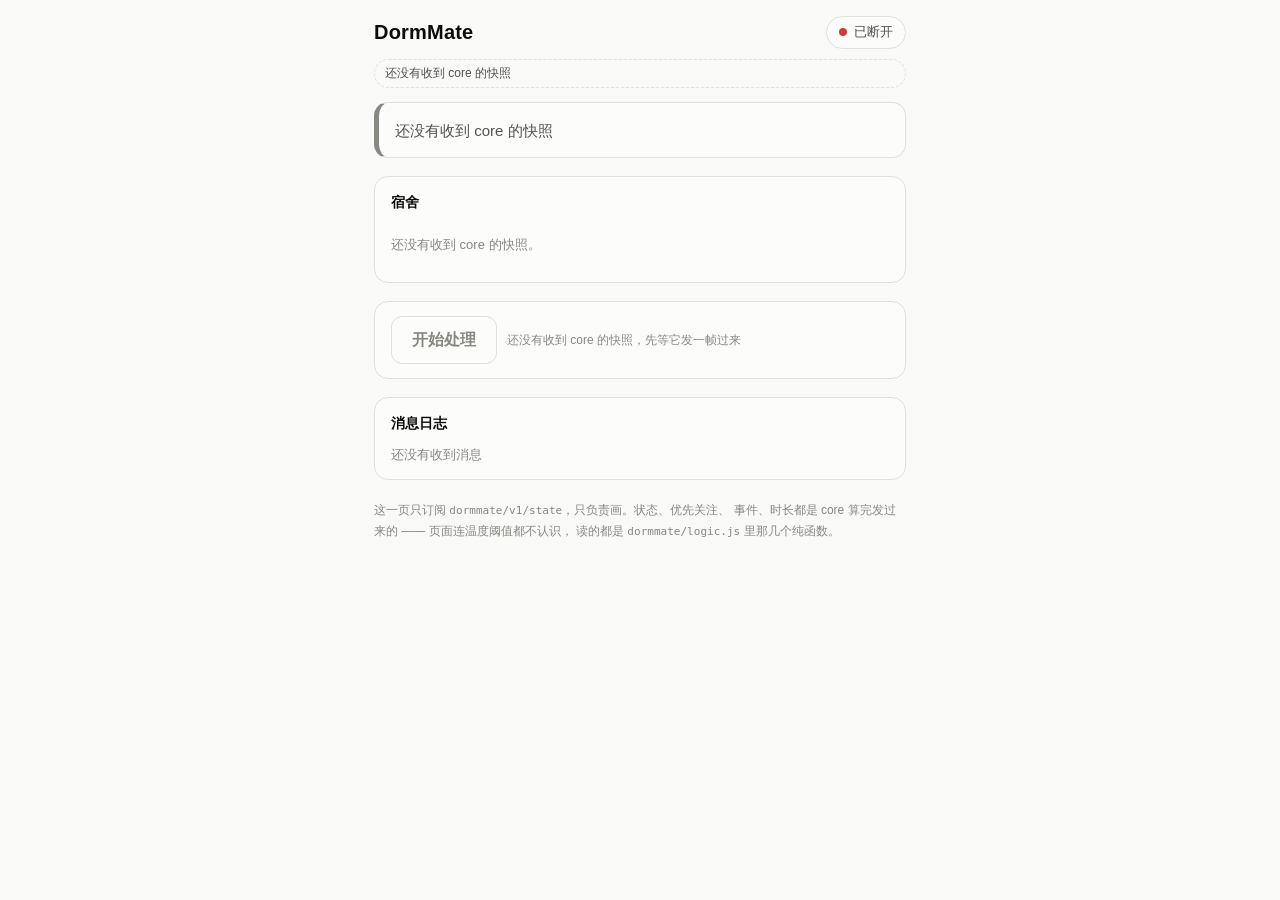
<file: mobile/index.html>
<!DOCTYPE html>
<html lang="zh-CN">
<head>
<meta charset="utf-8">
<!-- 手机页面**必须**有这一行。少了它，手机浏览器会按 980px 的桌面宽度排版，
     再整页缩到屏幕上 —— 字小到看不清、按钮细到按不准，而 PC 上打开
     一切正常，所以这类问题只会在真机上暴露。
     不写 maximum-scale / user-scalable=no：那会把双指放大也禁掉，
     视力不好的人就彻底没辙了（这一点和「不靠颜色单独表意」是同一条原则）。 -->
<meta name="viewport" content="width=device-width, initial-scale=1">
<!-- 手机浏览器顶部那条状态栏的颜色。跟 style.css 里的 --page 一致，
     不然会出现一条突兀的白边。 -->
<meta name="theme-color" content="#f9f9f7">
<title>DormMate 移动端</title>
<link rel="stylesheet" href="style.css">
</head>
<body>
<!-- #app 是**唯一**挂点击的地方（事件委托）。卡片和列表每收到一帧快照
     就整块重画，给每次新生成的按钮单独绑监听是绑不完的，而且旧节点上的
     监听会跟着字符串一起被丢掉。 -->
<div id="app" class="wrap">

  <header class="top">
    <h1>DormMate</h1>
    <!-- 连接状态。手机上这一条格外要紧：连不上时页面上一片「还没有收到
         core 的快照」，而到底是「broker 没起」还是「core 没发」还是
         「手机连的是自己的 localhost」，全靠这一行区分。 -->
    <span id="conn" class="conn conn--pending">
      <span class="conn-dot"></span><span id="conn-text">未连接</span>
    </span>
    <!-- core 在不在（Phase9 D4）。和上面那一条**不是一回事**：上面那条说的是
         「这台手机到 broker 的这条线」，这一条说的是「core 有没有在发快照」。

         手机上这一条格外值得单独摆：手机连的 broker 地址是照着访问地址拼的
         （见 shared/config.js 的 brokerUrlFor），最常坏的就是那一段 ——
         「连上了 broker、但 core 那边没声了」和「压根没连上 broker」
         在页面上的处置完全不同，混成一句话就没法查了。 -->
    <span id="core-hint" class="core-hint"></span>
  </header>

  <!-- 优先关注大卡片（Step E3-3）。整块由 mobile.js 的 renderFocus() 现贴，
       说什么由 dashboard/logic.js 的 focusBanner() 决定 —— 和看板顶部那一行
       是**同一个函数**，所以两个屏幕对「现在该看谁」永远是一致的说法。

       内容有两个来源，看左上角那个标签就分得出来：
         [跨端焦点]  有人（多半是这台手机）发过 focus 指令点名的
         [当前重点]  core 按数据排出来的（rules.rank_priority）

       ★ 它**自己也能点**：点一下 = 把焦点切到它身上，等于在下面的列表里
         点同一个宿舍。这是移动端唯一会发 focus 的地方，看板故意不发 ——
         两个端都能改焦点的话，两个人一起看就会互相抢。 -->
  <section id="focus" class="big"></section>

  <!-- 宿舍迷你列表。一行一个，点一行 = 把焦点切过去（再点一下取消）。
       ★ 点完**屏幕上什么都不变**：焦点归属要等 core 把新快照发回来
         （快照里的 focus 字段变了，这一行才会加上 is-watching）。
         本地先把那一行点亮是「伪造同步」，E3 明确禁止。 -->
  <section class="panel">
    <h2 class="panel-head">宿舍 <span id="node-count" class="count"></span></h2>
    <div id="nodes" class="nodes"></div>
  </section>

  <!-- 处理动作。作用在**大卡片上那个宿舍**（core 说的焦点 / 重点），
       和看板上那个按钮走的是同一条路：只往 dormmate/v1/cmd 发一条 handle，
       屏幕上别的一个字都不改。

       红线在这儿：按一下就把事件置成已恢复是不行的，页面连「处理中」都不许
       自己写 —— 那三个字要等 core 发回新快照。能不能按由 core 的事件说了算
       （这个宿舍有一条「待处理」的事件才能按），按不动的原因写在按钮旁边。 -->
  <section class="panel">
    <div class="action-bar">
      <button id="action-handle" class="primary" type="button">开始处理</button>
      <span id="action-state" class="action-state"></span>
    </div>
    <!-- 按下去之后这一行才出现。它说的是「那条指令发给 core 没有」——
         发不出去的时候页面上其余部分完全看不出区别，不写就成了「按了没反应」。
         focus 那条指令的说明也写在这里（手机屏幕小，不为两句话各留一行）。 -->
    <p id="cmd-note" class="note cmd-note"></p>
  </section>

  <!-- 消息日志。比看板上那份短得多（手机上没法滚一张大表），但**必须有**：
      PC 上能开 F12 看 Console，手机上不行。连没连上、快照到没到、
      焦点有没有跨过来，全指望这几行。 -->
  <section class="panel">
    <h2 class="panel-head">消息日志 <span id="log-count" class="count"></span></h2>
    <ul id="log-body" class="log"></ul>
  </section>

  <!-- 认账用的一句话。和看板 body 末尾那段是同一个口径：
      这一页从头到尾没有算过任何一个状态。 -->
  <footer class="foot">
    这一页只订阅 <code>dormmate/v1/state</code>，只负责画。状态、优先关注、
    事件、时长都是 core 算完发过来的 —— 页面连温度阈值都不认识，
    读的都是 <code>dormmate/logic.js</code> 里那几个纯函数。
  </footer>

</div>

<!-- 脚本顺序不能换。三件事按顺序：
       1) mqtt.js —— mobile.js 打开页面就会调 connect()，那时得已经有 mqtt
       2) shared/config.js —— 同上，那一刻就得能读到 DormMateConfig
       3) mobile.js 本身（type="module"）

     和看板不同，这一页**不需要 importmap**：唯一的 import 是相对路径
     '../dashboard/logic.js'，只有裸名字（'three' 那种）才要去映射表里查。
     也不需要 Chart.js / three.js —— 趋势图和 3D 留在看板上，手机这一版
     刻意只留「谁该管、点一下看他、按开始处理」三件事。 -->

<!-- mqtt.js 5.10.1：直接借 dashboard/lib/ 里那份，不再拷一份到 mobile/。
     和 three/index.html 的做法一样（那个文件里也写了同样一条）——
     同一份 vendored 文件在仓库里出现两次，迟早会有一次只更新了其中一个，
     而两个页面连的是同一个 broker，出问题时根本想不到是版本不一样。 -->
<script src="../dashboard/lib/mqtt.min.js"></script>

<!-- Broker 的 WebSocket 地址 + topic 常量。三个前端共用这一份（Step E3-1）。
     地址跟着**访问地址**走（config.js 里的 brokerUrlFor 读 location.hostname）
     —— 手机用局域网 IP 打开时才连得回来；写死 localhost 的话，手机上的
     localhost 指的是手机自己。 -->
<script src="../shared/config.js"></script>

<!-- mobile.js 是 type="module"，所以这一页必须走 http 服务器打开
     （file:// 下模块会被 CORS 拒掉）：http://<你的局域网 IP>:8000/mobile/
     模块默认 defer，脚本执行时 DOM 一定已经就绪。 -->
<script type="module" src="mobile.js"></script>
</body>
</html>
</file>
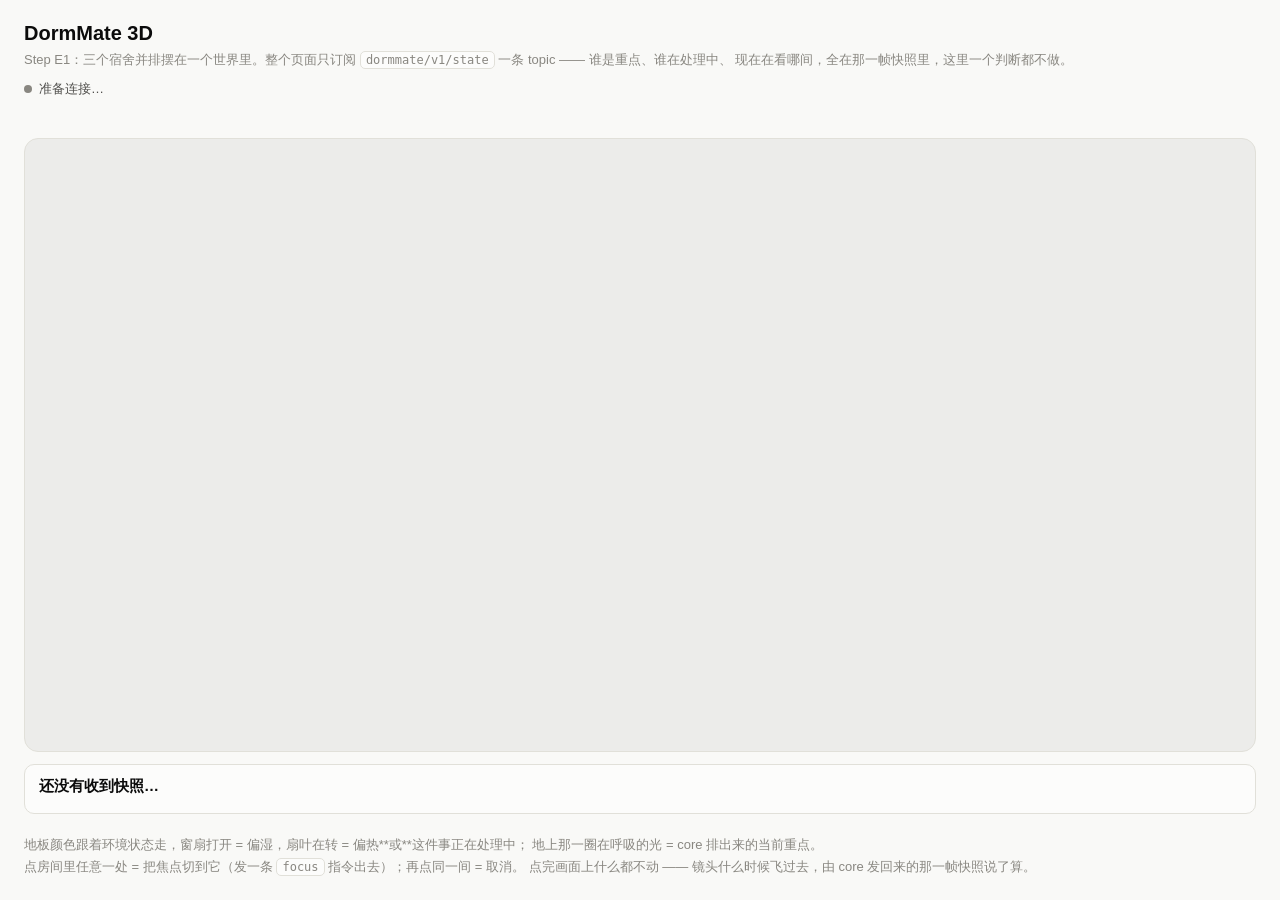
<file: three/index.html>
<!DOCTYPE html>
<html lang="zh-CN">
<head>
<meta charset="utf-8">
<meta name="viewport" content="width=device-width, initial-scale=1">
<title>DormMate 3D · Step E1 三间房并排</title>
<style>
  html, body { height: 100%; }

  body {
    margin: 0;
    background: #f9f9f7;
    color: #0b0b0b;
    font-family: -apple-system, BlinkMacSystemFont, "Segoe UI",
                 "PingFang SC", "Microsoft YaHei", sans-serif;
  }

  header { padding: 22px 24px 14px; }

  h1 { margin: 0; font-size: 20px; font-weight: 650; }

  .sub {
    margin: 5px 0 0;
    font-size: 13px;
    line-height: 1.6;
    color: #898781;
  }

  code {
    font-family: ui-monospace, SFMono-Regular, Menlo, Consolas, monospace;
    font-size: 12px;
    padding: 1px 5px;
    background: #fcfcfb;
    border: 1px solid #e1e0d9;
    border-radius: 5px;
  }

  /* 连接状态。文字说了算，前面那个点是辅助 —— 只给颜色的话，
     色觉障碍和黑白打印都读不出来。 */
  .conn {
    display: inline-flex;
    align-items: center;
    gap: 7px;
    margin-top: 9px;
    font-size: 13px;
    color: #52514e;
  }

  .conn-dot {
    width: 8px;
    height: 8px;
    border-radius: 50%;
    background: #898781;   /* 灰色 = 还没连上 */
  }

  .conn.is-on .conn-dot { background: #0ca30c; }

  /* core 心跳那一条（Phase9 D4）。和 .conn 并排，样式上要一眼分得出是两件事：
     这条**不带圆点**（圆点已经成了「连接」那个意思），靠虚线边框和颜色区分。

     ★ 文字本身说了算，颜色只是辅助 —— stale 那句写的是「core 没声了：……」，
     去掉颜色照样读得懂。 */
  .core-hint {
    margin-top: 4px;
    font-size: 13px;
    color: #52514e;
  }

  /* 还没收到快照 / 心跳被关掉：不表态，用中性色（就是上面那个颜色）。
     **不是**红色 ——「还没收到」和「收到了但很旧」是两件事。 */
  .core-hint.is-stale { color: #c0392b; }
  .core-hint.is-stale::before {
    /* 一条竖杠代替圆点：颜色之外还有形状，色觉障碍下也分得出 */
    content: '▌ ';
  }

  /* 3D 容器。四条不能省的：
     - 必须有确定的高度。高度是 0 的话 clientWidth/Height 就是 0，
       相机算不出宽高比（world.js 那边兜了一下，但别指望它兜）。
     - overflow: hidden。three 的 setSize 设的是 canvas 的 CSS 尺寸，
       和容器差一个像素时就会顶出滚动条，整个页面跟着抖。
     - position: relative。CSS2D 的标签层和画布都是绝对定位的，
       得有个定位祖先；少了它，标签层会跑到 <body> 上去。
     - cursor: pointer。三间房是**可点的**（点一下把焦点切过去），
       不提示的话没人知道能点。 */
  #scene {
    position: relative;
    overflow: hidden;
    margin: 0 24px 12px;
    height: 68vh;
    min-height: 360px;
    border: 1px solid #e1e0d9;
    border-radius: 14px;
    background: #ececea;   /* 画布还没铺满时先兜个底，避免闪一下白 */
    cursor: pointer;
  }

  /* ---- 房间头顶的悬浮标签（CSS2DRenderer 造出来的那一层） ----

     这一层里的元素是 world.js 用 document.createElement 建出来的，
     结构固定是 .scene-tag > .tag-node / .tag-read / .tag-status / .tag-handling
     / .tag-offline（最后那一格是 Phase9 D4 加的离线提示）。
     页面的职责只有一条：**给它们上色**。

     配色靠 [data-status] 属性挑，和移动端 style.css 一个做法。状态词出现在
     CSS 里是**表示**、不是判断 —— 判定在 core 里（这份文件里没有 18 / 30 / 75
     这三个数）。这么做还有个好处：core 哪天发来一个没见过的状态，颜色挑不到，
     但字照样写得出来，不会变成一片空白。 */
  .scene-tag {
    display: flex;
    align-items: center;
    gap: 8px;
    padding: 4px 11px;
    font-size: 12px;
    line-height: 1.3;
    white-space: nowrap;
    color: #0b0b0b;
    background: rgba(252, 252, 251, 0.9);
    border: 1px solid #e1e0d9;
    border-radius: 999px;
    box-shadow: 0 1px 3px rgba(0, 0, 0, 0.06);
    transition: border-color 0.2s, box-shadow 0.2s, opacity 0.2s;
  }

  /* 还没收到数据、或者这个节点掉线了 —— 淡一点，别和三间都有数据的看起来一样 */
  .scene-tag:not(.tag-online) { opacity: 0.68; }

  .tag-node {
    font-family: ui-monospace, SFMono-Regular, Menlo, Consolas, monospace;
    font-weight: 650;
  }

  .tag-read { color: #52514e; }

  .tag-status { font-weight: 650; }

  .scene-tag[data-status="正常"] .tag-status { color: #3f7d3f; }
  .scene-tag[data-status="偏冷"] .tag-status { color: #2a6ba8; }
  .scene-tag[data-status="偏热"] .tag-status { color: #c0392b; }
  .scene-tag[data-status="偏湿"] .tag-status { color: #1f7ac0; }

  /* 「处理中」那一格。归 CSS 管**看不看得见**，但 world.js 还会直接把
     hidden 打开/关掉 —— 少写下面这条 line 的话（比如以后有人删了它），
     还有 hidden 那道保险，不至于三间房齐刷刷挂着「处理中」。 */
  .tag-handling {
    padding: 1px 7px;
    font-size: 11px;
    font-weight: 650;
    color: #8a4b00;
    background: #fbeed5;
    border-radius: 999px;
  }

  .tag-handling[hidden] { display: none; }

  /* 「已离线 3 分钟」那一格（Phase9 D4）。和 .tag-handling 长得像但**颜色不同**：
     那个说的是「有人在办这件事」（暖黄），这个说的是「这个宿舍的话停了」（红）。

     ★ 文字本身就说全了（带时长），颜色只是辅助 —— 去掉颜色照样读得懂。
     和 .tag-handling 一样，world.js 还会直接把 hidden 开/关，
     不指望只靠下面那条 CSS 挡着。 */
  .tag-offline {
    padding: 1px 7px;
    font-size: 11px;
    font-weight: 650;
    color: #ffffff;
    background: #c0392b;
    border-radius: 999px;
  }

  .tag-offline[hidden] { display: none; }

  /* 焦点那间：加一圈蓝。焦点是「镜头在看哪间」，和地上那圈脉冲
     （「哪间最该管」）不是一回事，所以**两种记号长得不一样**。 */
  .tag-focus {
    border-color: #2a78d6;
    box-shadow: 0 0 0 2px rgba(42, 120, 214, 0.28);
  }

  /* WebGL 起不来时由 world.js 写进来（见那边的 try/catch） */
  .scene-error {
    margin: 0;
    padding: 24px;
    font-size: 14px;
    line-height: 1.8;
    color: #d03b3b;
  }

  /* ---- 读数条：谁被点名了、谁该管 ---- */

  .readout {
    margin: 0 24px 10px;
    padding: 12px 14px;
    background: #fcfcfb;
    border: 1px solid #e1e0d9;
    border-radius: 10px;
  }

  .readout-main {
    margin: 0;
    font-size: 15px;
    font-weight: 650;
  }

  .readout-sub {
    margin: 5px 0 0;
    font-size: 13px;
    line-height: 1.6;
    color: #52514e;
  }

  /* 指令那一行。发出去了 / 没发出去都写在这儿 —— 点了没反应最难查。 */
  .readout-cmd {
    margin: 5px 0 0;
    font-size: 13px;
    line-height: 1.6;
    color: #8a4b00;
  }

  .readout-cmd:empty { display: none; }

  /* ---- 图例 ---- */

  .legend {
    display: flex;
    flex-wrap: wrap;
    gap: 6px 14px;
    margin: 0 24px 10px;
  }

  .legend-item {
    display: inline-flex;
    align-items: center;
    gap: 7px;
    font-size: 13px;
    color: #52514e;
  }

  /* 色块的形状和真地板一样是**方的**，不是圆点 —— 圆点读起来像「一盏灯」，
     而它指的是房间的地面。 */
  .legend-swatch {
    width: 14px;
    height: 14px;
    border: 1px solid rgba(0, 0, 0, 0.16);
    border-radius: 3px;
  }

  .legend-name { font-weight: 650; color: #0b0b0b; }

  .hint {
    margin: 0 24px 20px;
    font-size: 13px;
    line-height: 1.7;
    color: #898781;
  }
</style>
</head>
<body>

  <header>
    <h1>DormMate 3D</h1>
    <p class="sub">
      Step E1：三个宿舍并排摆在一个世界里。整个页面只订阅
      <code>dormmate/v1/state</code> 一条 topic —— 谁是重点、谁在处理中、
      现在在看哪间，全在那一帧快照里，这里一个判断都不做。
    </p>
    <p class="conn" id="conn">
      <span class="conn-dot"></span><span id="conn-text">准备连接…</span>
    </p>
    <!-- core 在不在（Phase9 D4）。和上面那一条**不是一回事**：上面那条说的是
         「这个浏览器到 broker」，这一条说的是「core 有没有在发快照」。
         这一页尤其要分开 —— 快照是 retained 的，core 死了之后 broker 手里
         那一份还在，三间房的读数、地板颜色、光圈全都停在那一刻，
         而画面上看起来一切正常。 -->
    <p class="core-hint" id="core-hint"></p>
  </header>

  <!-- index.html 只管四件事：把容器摆好、调 createDormWorld、把快照交给它、
       把「点房间」变成一条 focus 指令。
       三间房长什么样、每种状态改什么，全在 world.js / room.js 里。 -->
  <div id="scene"></div>

  <div class="readout">
    <p class="readout-main" id="readout">还没有收到快照…</p>
    <p class="readout-sub" id="readout-reason"></p>
    <p class="readout-cmd" id="cmd-note"></p>
  </div>

  <div class="legend" id="legend"></div>

  <p class="hint">
    地板颜色跟着环境状态走，窗扇打开 = 偏湿，扇叶在转 = 偏热**或**这件事正在处理中；
    地上那一圈在呼吸的光 = core 排出来的当前重点。
    <br>
    点房间里任意一处 = 把焦点切到它（发一条 <code>focus</code> 指令出去）；再点同一间 = 取消。
    点完画面上什么都不动 —— 镜头什么时候飞过去，由 core 发回来的那一帧快照说了算。
  </p>

  <!-- mqtt.js 5.10.1：直接借 dashboard/lib/ 里那份，不再拷一份到 three/。
       两个页面本来就都在同一个 http 服务器上，同一个文件引两次浏览器只下一次，
       而多存一份的代价是「升级时要记得改两个地方」。
       它挂了就一条数据都收不到，所以不走 CDN。 -->
  <script src="../dashboard/lib/mqtt.min.js"></script>

  <!-- 统一配置：topic 表、QoS、动作名、broker 地址拼法都只在这一处。
       **必须是普通 script** —— shared/config.js 是个 IIFE，把配置挂在
       globalThis.DormMateConfig 上，没有 export。
       顺带一句：模块里不能写 import { ... } from '../shared/config.js' ——
       那个文件没有 export，import 进来是 undefined。

       注意这里**没有** shared/rules.js：这个页面不再自己复核 status 了。
       Step 6-3 那版是自己拿 judgeStatus 算一遍再和报文对账的，那是
       「前端也算一遍」时代的做法；E1 起快照里的 status 就是 core 算好的，
       前端再算一遍等于把同一件事写两份，两边迟早说两套话。 -->
  <script src="../shared/config.js"></script>

  <!-- three.js 0.160.0：先用 CDN。

       importmap 的内容必须是**合法 JSON**，所以里面一行注释都不能写
       （JSON 没有注释语法），说明只能放在外面。

       这个文件（0.160.0 的 build/three.module.js）是自包含的，内部不再 import
       任何东西，所以整张映射表只有 "three" 这一条。换成别的版本时要留意：
       新版本把核心拆去了 three.core.js，只映射 "three" 会报找不到模块。

       ── 改成完全本地（现场没网时）──
       把下面那行的 URL 换成：

           "three": "./lib/three.module.js"

       文件已经躺在 three/lib/ 里了，其余一个字都不用动。
       路径是相对**页面所在目录**的，所以是 './lib/…' 而不是 './three/lib/…'。

       importmap 里只有以 './' 或 '../' 开头的写法会被当成相对 URL 解析；
       'three' 这种裸名字浏览器不知道去哪儿找，必须靠这张表映射 ——
       这正是 importmap 存在的意义：让源码里能写 import ... from 'three'，
       而不必把 CDN 的长 URL 抄进每个模块。

       three/lib/CSS2DRenderer.js 是同一份 0.160.0 里的 addon（核心构建里
       没有），由 world.js 用相对路径 import —— 相对路径不经过 importmap，
       所以下面这张表还是只有一条。 -->
  <script type="importmap">
  {
    "imports": {
      "three": "https://registry.npmmirror.com/three/0.160.0/files/build/three.module.js"
    }
  }
  </script>

  <!-- 必须是 type="module"，否则 import 语句直接报语法错。
       也正因为是模块，这段脚本和 world.js 都走 CORS —— 所以页面不能再用
       file:// 直接打开（file:// 下模块会被当成跨域拒绝），必须走 http 服务器：

           http://localhost:8000/three/
  -->
  <script type="module">
    import { createDormWorld } from './world.js';
    import { LOOK, STATUS } from './room.js';
    import { readSnapshot, openEvent, focusBanner, coreLiveness } from '../dashboard/logic.js';

    /* shared/config.js 是普通 script，配置挂在 globalThis 上。
       这个页面里**没有** 'dormmate/v1/...' 这样的字符串 —— topic 只在那一处写。
       读 window 而不是直接读 globalThis：和 dashboard.js / mobile.js 一个写法。 */
    const CFG = typeof window !== 'undefined' ? window.DormMateConfig : null;

    /* 这条指令的 source。core 会把它原样记进快照的 focus.by，
       看板顶栏于是写着「跨端焦点：3d 发来的 focus 指令」——
       排错的时候一眼看得出是谁点的。 */
    const SOURCE_3D = '3d';

    /* ---------- 世界 ---------- */

    /* 容器 id 就是 #scene。找不到容器、或这台设备没有 WebGL 时 world.js 会抛，
       并且已经往容器里写了一段说明（见那边的 try/catch）。
       这里不接住：接住也做不了什么，而那段说明已经把原因摆在页面上了。 */
    const world = createDormWorld('scene');

    /* ---------- 图例 ---------- */

    const legendEl = document.getElementById('legend');

    /**
     * 图例上「这间房和平时有什么不一样」。**全部从 LOOK 表推出来**，
     * 不是另抄一份说明：改了 room.js 那张表，图例跟着变。
     */
    function differenceOf(status) {
      const look = LOOK[status];
      const base = LOOK[STATUS.NORMAL];
      const bits = [];
      if (look.floor !== base.floor) bits.push('地板换色');
      if (look.open !== base.open) bits.push('窗扇打开');
      if (look.fan !== base.fan) bits.push('风扇转');
      return bits;
    }

    /**
     * 图例上的色块挑哪一个。
     *
     * 「哪儿和平时不一样就展示哪儿」：偏冷 / 偏热换的是地板，偏湿换的是窗户。
     * 四个都拿地板色的话，「正常」和「偏湿」会并排摆出两块一模一样的灰 ——
     * 图例反而比没有更让人糊涂。
     */
    function swatchOf(status) {
      const look = LOOK[status];
      const base = LOOK[STATUS.NORMAL];
      if (look.floor !== base.floor) return look.floor;
      if (look.open !== base.open) return look.window;
      return look.floor;
    }

    function hex(n) { return '#' + n.toString(16).padStart(6, '0'); }

    /**
     * 把四种状态摆成一行图例。
     *
     * 【那四个名字从哪儿来】从 room.js 导出的 STATUS 拿，**不是**在这里写死的 ——
     * 这个页面里没有「偏冷」这样的字面量（除了 CSS 里那几条配色规则，那是表示、
     * 不是判断）。判定在 core，这里只是把 core 可能会说的四个词摆出来给人对照。
     */
    function buildLegend() {
      if (!legendEl) return;
      [STATUS.NORMAL, STATUS.COLD, STATUS.HOT, STATUS.WET].forEach(function (status) {
        const bits = differenceOf(status);
        const item = document.createElement('span');
        item.className = 'legend-item';
        item.dataset.status = status;

        const swatch = document.createElement('i');
        swatch.className = 'legend-swatch';
        swatch.style.background = hex(swatchOf(status));

        const name = document.createElement('span');
        name.className = 'legend-name';
        name.textContent = status;

        const hint = document.createElement('span');
        hint.textContent = bits.length ? bits.join(' + ') : '和平时一样';

        item.appendChild(swatch);
        item.appendChild(name);
        item.appendChild(hint);
        legendEl.appendChild(item);
      });
    }

    buildLegend();

    /* ---------- 页面上的几个元素 ---------- */

    const connEl = document.getElementById('conn');
    const connText = document.getElementById('conn-text');
    /* core 心跳那一条（D4）。和 conn 并排，说的却是另一件事。 */
    const coreHintEl = document.getElementById('core-hint');
    const readoutEl = document.getElementById('readout');
    const readoutSubEl = document.getElementById('readout-reason');
    const cmdNoteEl = document.getElementById('cmd-note');

    function setConn(on, text) {
      connEl.className = on ? 'conn is-on' : 'conn';
      connText.textContent = text;
    }

    /**
     * 「core 还在不在」那一条（Phase9 D4）。
     *
     * ★ 由定时器驱动，不在 render() 里 —— 它要说的那件事恰恰是「快照不来了」，
     * 挂在渲染上就等于永远不报（core 一死就没有渲染了）。
     *
     * 判据在 logic.js 的 coreLiveness 里（纯函数），这边只把 now 传进去、
     * 把结果贴到 DOM 上。看板、手机、这里用的是**同一个函数、同一句话**。
     */
    function renderCoreHint() {
      const live = coreLiveness(snapshot, Date.now());
      coreHintEl.textContent = live.text;
      coreHintEl.className = 'core-hint' + (live.state === 'stale' ? ' is-stale' : '');
    }

    /* 当前那根连接。null 表示还没连上。 */
    let client = null;

    /* 最新那一帧快照。**整份替换**，不是逐字段合并 —— 一帧快照就是此刻的全部，
       残留上一帧的字段会做出一个不存在的状态。 */
    let snapshot = null;

    /* ---------- 指令：点房间 = 切焦点 ---------- */

    /**
     * 把「大家看这间」发给 core。返回 `{ok, reason}`，不抛异常。
     *
     * 【只发事实，不发结论】这条消息里没有 status、没有 state、没有任何
     * 「已恢复」—— core 收到它只改 self.focus，一行都不碰事件簿。
     *
     * 【不带 time】focus 不是一条事件，它不挂在读数的时间线上。core 收到它
     * 盖的是自己那一刻的章（快照里 focus.at 就是它），两边不会有两个说法。
     *
     * 【retain = false】指令是一次性的。留在 broker 上的话，下一次起 core 会
     * 凭空把焦点切到某一间 —— 那条指令是上一次演示发的，人早忘了。
     *
     * 【同一个房间再点一次 = 取消】这条规矩判在 **core** 里，不在这儿：
     * 页面自己判的话就又多了一份「当前焦点是谁」的本地说法，而它迟早会和
     * core 的不一样。这边只管把「我要看 dorm-b」说出去。
     *
     * @param {string} nodeId
     * @returns {{ok: boolean, reason: string}}
     */
    function sendFocus(nodeId) {
      if (!CFG) return { ok: false, reason: '未加载 shared/config.js' };
      if (!client || !client.connected) return { ok: false, reason: '还没连上 broker' };

      const text = JSON.stringify({
        nodeId: nodeId, action: CFG.CMD_ACTION_FOCUS, source: SOURCE_3D,
      });
      client.publish(CFG.CMD_TOPIC, text, { qos: CFG.QOS, retain: CFG.CMD_RETAIN });
      console.log('[3d] 发出指令', CFG.CMD_TOPIC, text);
      return { ok: true, reason: '' };
    }

    /**
     * 点中一间房之后那一行说明。**这句必须写**：点完屏幕上什么都不变
     * （镜头要等 core 发回新快照才飞），不说的话就是「点了没反应」。
     */
    function noteCmd(res, nodeId) {
      if (!cmdNoteEl) return;
      cmdNoteEl.textContent = res.ok
        ? '已把焦点切到 ' + nodeId + '，等 core 发回新快照（再点同一间就是取消）'
        : '没能把焦点切到 ' + nodeId + '：' + res.reason;
    }

    /* 世界只报告「点了哪一间」，发指令是页面的事。 */
    world.onPick(function (nodeId) {
      noteCmd(sendFocus(nodeId), nodeId);
    });

    /* ---------- 渲染：快照 → 世界 ---------- */

    /**
     * 这个节点的事件是不是**正在处理中**（core 事件机里的 HANDLING）。
     *
     * 只看没结案的那条事件（openEvent 已经筛掉了已恢复 / 未恢复），所以
     * 事情结了扇叶就停 —— 这是三个出口里唯一一处和看板那台风扇不一样的地方：
     *
     *   看板 3D   风扇 = 「有没有人按过开始处理」（按过就一直转，
     *             那是**那一按**的即时回执，属于单个宿舍的操作反馈）
     *   这里      风扇 = 「这件事是不是正在被处理」（结案就停，
     *             那是三个空间并排时「哪间还悬着」的持续信号）
     *
     * 两句话问的不是同一件事，落在两个页面上也就不该长一样。
     * （偏热那间的风扇由 world.js 自己按 LOOK 表管，和这里无关 ——
     * 两个原因在那边合成，用的是 or。）
     *
     * 'HANDLING' 是 **core 事件状态机**里的原值（events.py 的 HANDLING），
     * 不是那四个环境状态 —— 环境状态一个字都不在这份文件里写死。
     */
    function isHandling(nodeId) {
      const open = openEvent(snapshot, nodeId);
      return Boolean(open && open.state === 'HANDLING');
    }

    /**
     * 把最新那一帧快照摆到画面上。
     *
     * **只有这一个出口**，而且只做「转发」：节点名单从快照的 nodes[] 里来
     * （不是自己写死三个名字），状态是快照里那个字符串（原样转发，连认不认识
     * 都不判），谁是重点 / 焦点也是快照里那两格。一句话都不算。
     */
    function render() {
      if (!snapshot) return;

      /* core 那一条也跟着刷新：收到新帧就立刻变成「这一帧是 0 秒前的」，
         不必等下一个 tick。真正的巡检在下面那个 setInterval 里。 */
      renderCoreHint();

      const nodes = Array.isArray(snapshot.nodes) ? snapshot.nodes : [];
      nodes.forEach(function (node) {
        world.setReading(node.nodeId, {
          nodeId: node.nodeId,
          status: node.status,
          temperature: node.temperature,
          humidity: node.humidity,
          online: node.online,
          /* 离线多久了 —— core 算好放进快照的，world.js 只往标签上加几个字，
             不自己拿 lastSeen 去减（那是第二个算法，会跟 core 的差一截）。 */
          offlineText: node.offlineText,
        });
        // 顺序无所谓：两个 setter 各自重算一次风扇（syncFan 是唯一那个开关），
        // 谁后到都是同一个结果 —— 这正是不写成「后调用的说了算」的原因。
        world.setHandling(node.nodeId, isHandling(node.nodeId));
      });

      world.setPriority(snapshot.priority && typeof snapshot.priority.nodeId === 'string'
        ? snapshot.priority.nodeId : null);
      world.setFocus(snapshot.focus && typeof snapshot.focus.nodeId === 'string'
        ? snapshot.focus.nodeId : null);

      /* 读数条那几个字用的是 logic.js 的 focusBanner —— 和看板顶部、手机大卡片
         是**同一个函数**。同一帧快照在几块屏幕上永远是同一句话，分叉的时候
         不报错才是最难查的。 */
      const banner = focusBanner(snapshot);
      if (readoutEl) {
        readoutEl.textContent = banner.tag ? banner.tag + '：' + banner.line : banner.line;
      }
      if (readoutSubEl) readoutSubEl.textContent = banner.reason || '';

      /* 快照里已经有焦点了 = 刚发出去那条指令落地了，把「等新快照」那句撤掉。
         不看「是不是我点的那一间」：core 的规矩是同一个再点一次就取消，
         而页面不该自己维护一份「我刚才点了谁」。 */
      if (banner.mode === 'focus' && cmdNoteEl) cmdNoteEl.textContent = '';
    }

    /**
     * 唯一的消息入口。整个页面只订阅一条 topic，所以这里是唯一的入口校验：
     * 过了这一关，后面每一处渲染都可以直接取字段。
     *
     * 顺序是刻意的，前面一步没过就 return：
     *   1) topic 必须就是那一条
     *   2) JSON.parse 包 try/catch
     *   3) readSnapshot 校验形状与版本（在 logic.js 里，和看板共用同一份）
     *   4) 换掉内存里那一帧，然后重画
     *
     * **没有第 5 步**：页面不加工、不合并、不记账。
     *
     * @param {string} topic
     * @param {string} payloadText 报文原文
     * @returns {boolean} true = 收下了
     */
    function handleMessage(topic, payloadText) {
      if (!CFG) {
        console.error('[3d] 未加载 shared/config.js，请检查 <script> 的引入顺序');
        return false;
      }

      /* 1) 只认那一条 —— 只订了它，别的都当没看见。
            不挡的话「别的 topic 上的一条消息把三间房刷成空的」这种事迟早发生。 */
      if (topic !== CFG.STATE_TOPIC) {
        console.warn('[3d] 不是快照 topic（' + CFG.STATE_TOPIC + '），已忽略：' + topic);
        return false;
      }

      /* 2) 解析 */
      let payload;
      try {
        payload = JSON.parse(payloadText);
      } catch (err) {
        console.warn('[3d] 快照不是合法 JSON，丢弃：' + topic, err);
        return false;
      }

      /* 3) 形状与版本 */
      const result = readSnapshot(payload);
      if (!result.ok) {
        console.warn('[3d] 快照校验不通过：' + result.reason);
        return false;
      }

      /* 4) 换帧 + 重画 */
      snapshot = result.snapshot;
      render();
      return true;
    }

    /* ---------- MQTT ---------- */

    /* Broker 地址从配置里拼，不自己写一遍 —— 本机打开就是 ws://localhost:9001，
       手机用 http://10.102.196.160:8000/three/ 打开就是 ws://10.102.196.160:9001。
       写死 localhost 的话，手机浏览器里的 localhost 指的是手机自己，连不回来。 */
    const BROKER_URL = CFG ? CFG.brokerUrlFor(location) : '';

    function connect() {
      if (!CFG) { setConn(false, '未加载 shared/config.js'); return; }

      if (typeof mqtt === 'undefined') {
        setConn(false, '未加载 mqtt.js');
        console.error('[3d] 缺少 dashboard/lib/mqtt.min.js，请重新下载后刷新');
        return;
      }

      setConn(false, '连接中… ' + BROKER_URL);

      const c = mqtt.connect(BROKER_URL, {
        clientId: 'dormmate-3d-' + Math.random().toString(16).slice(2, 8),
        clean: true,
        reconnectPeriod: 2000,
        connectTimeout: 5000,
        keepalive: 30,
      });
      client = c;

      /* 每个回调开头都先确认自己还是当前那根连接。断开或换过连接之后，
         旧连接的回调还可能补触发一次，不挡掉就会把新连接的状态覆盖成旧的。 */
      function current() { return client === c; }

      c.on('connect', function () {
        if (!current()) return;
        setConn(true, '已连接 · ' + BROKER_URL);
        c.subscribe(CFG.STATE_TOPIC, { qos: CFG.QOS }, function (err) {
          if (err) console.error('[3d] 订阅失败：', err);
        });
      });

      c.on('reconnect', function () {
        if (current()) setConn(false, '重连中…');
      });

      c.on('close', function () {
        if (current()) setConn(false, '已断开 · 等 Broker 起来会自动重连');
      });

      c.on('error', function (err) {
        if (!current()) return;
        console.error('[3d] 连接错误：', err);
        setConn(false, '连不上 ' + BROKER_URL);
      });

      /* 唯一的接入口。mqtt.js 给的是二进制，转成字符串这一步在这儿做。 */
      c.on('message', function (topic, payload) {
        handleMessage(topic, payload.toString());
      });
    }

    /* core 心跳的巡检。**每隔一秒看一眼**，不跟着快照走 —— 要报的就是
       「快照不来了」这件事，等快照来触发等于永远不报。 */
    setInterval(renderCoreHint, 1000);
    renderCoreHint();

    /* 打开就连。快照是 retained 的，core 活着的话连上就能立刻拿到一帧，
       用不着等模拟器发下一条。 */
    connect();
  </script>

</body>
</html>
</file>
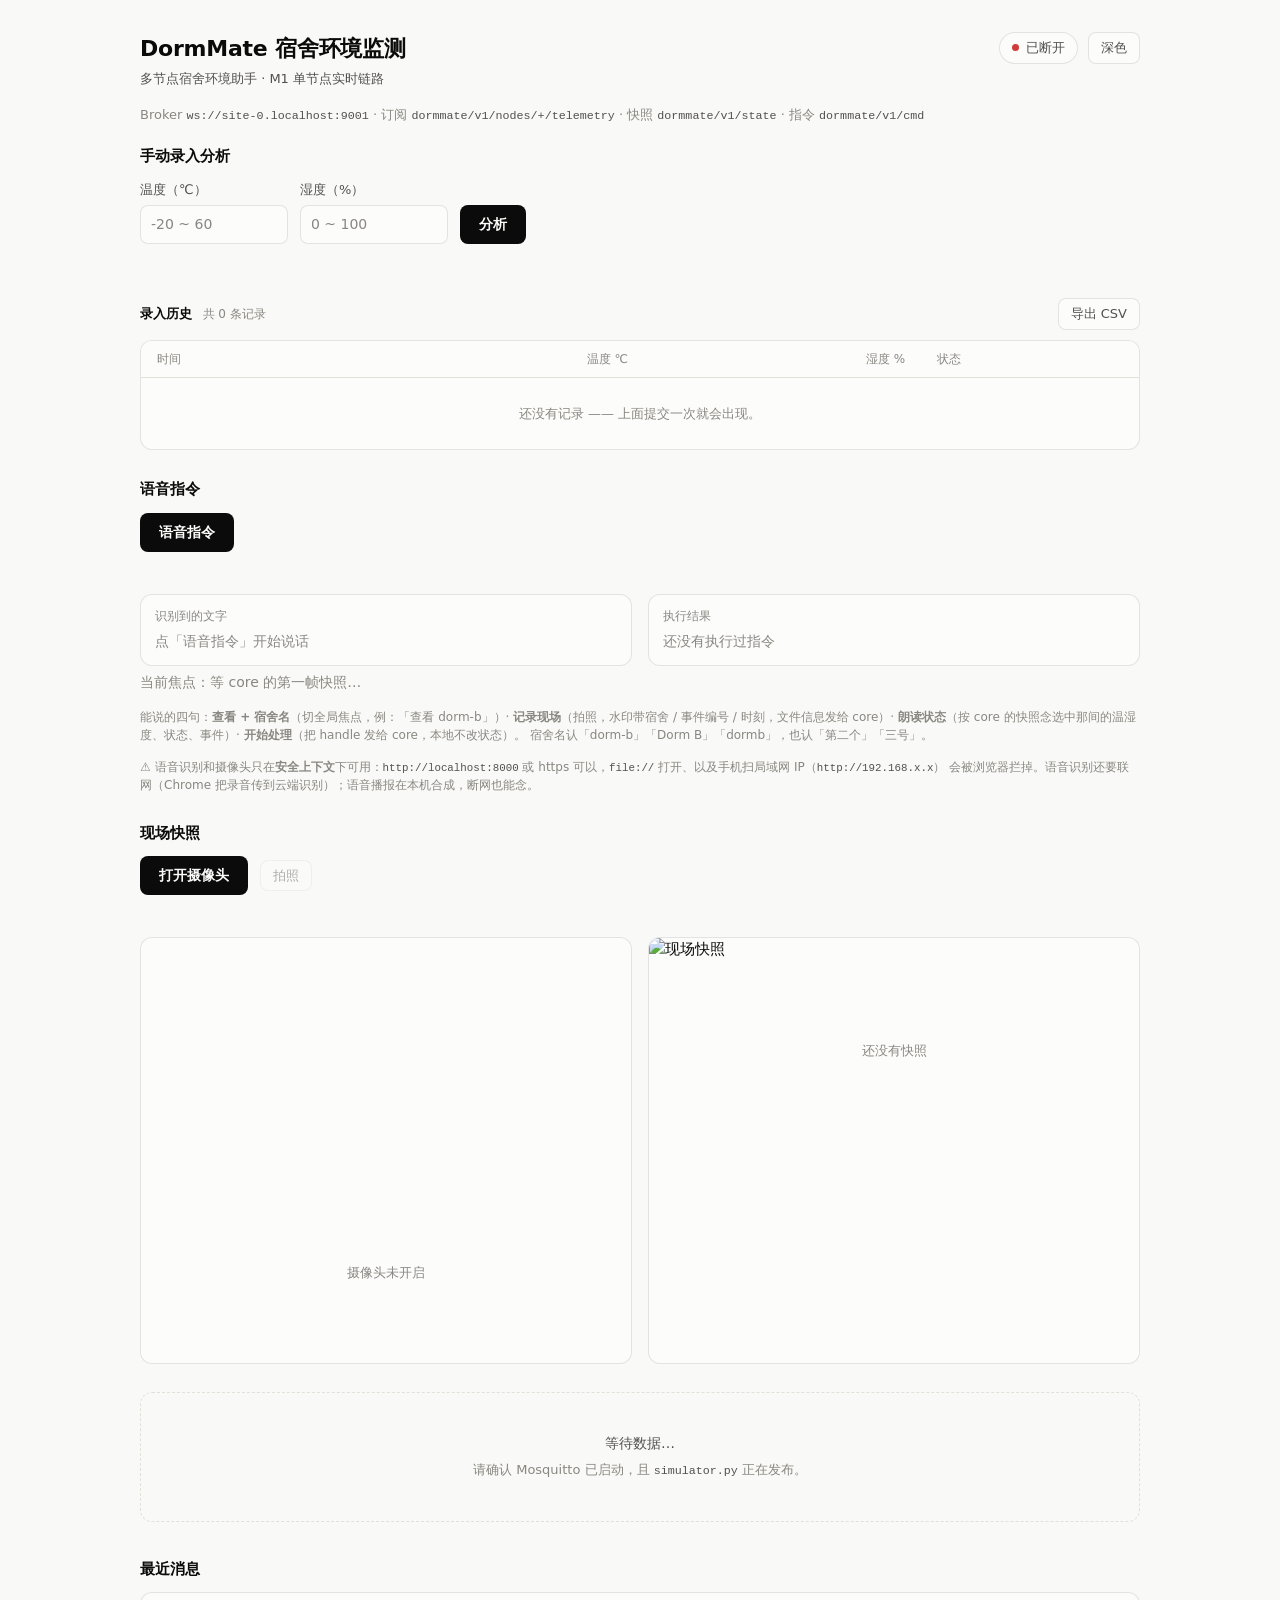
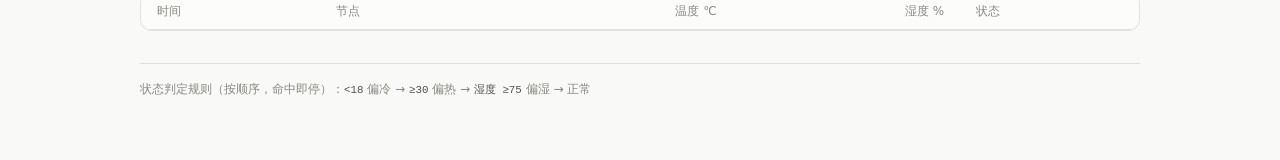
<file: web/index.html>
<!DOCTYPE html>
<html lang="zh-CN">
<head>
<meta charset="utf-8">
<meta name="viewport" content="width=device-width, initial-scale=1">
<title>DormMate 宿舍环境监测</title>
<link rel="stylesheet" href="style.css">
</head>
<body>
<div class="wrap">

  <header class="top">
    <div>
      <h1>DormMate 宿舍环境监测</h1>
      <p class="sub">多节点宿舍环境助手 · M1 单节点实时链路</p>
    </div>
    <div class="top-actions">
      <span id="conn" class="conn conn--pending">
        <span class="conn-dot" aria-hidden="true"></span>
        <span id="conn-text">连接中…</span>
      </span>
      <button id="theme" class="ghost" type="button">深色</button>
    </div>
  </header>

  <!-- 这四行里的地址和 topic 都由 script.js 从 shared/config.js 填（起手写在
       标签里的那串只是没跑 JS 时的兜底）。规格以 config.js 为准：同一个字面量
       只该有一处出处，tests/config.test.js 盯的就是这个。 -->
  <p class="meta">
    Broker <code id="broker-label">ws://localhost:9001</code>
    · 订阅 <code id="topic-label">dormmate/v1/nodes/+/telemetry</code>
    · 快照 <code id="state-label">dormmate/v1/state</code>
    · 指令 <code id="cmd-label">dormmate/v1/cmd</code>
  </p>

  <section class="panel">
    <h2>手动录入分析</h2>
    <form id="manual-form" class="manual" novalidate>
      <div class="field">
        <label for="temp-input">温度（℃）</label>
        <input id="temp-input" type="text" inputmode="decimal"
               autocomplete="off" placeholder="-20 ~ 60">
      </div>
      <div class="field">
        <label for="hum-input">湿度（%）</label>
        <input id="hum-input" type="text" inputmode="decimal"
               autocomplete="off" placeholder="0 ~ 100">
      </div>
      <button class="primary" type="submit">分析</button>
    </form>
    <p id="manual-error" class="form-error" role="alert"></p>
    <div id="manual-result" class="manual-result" hidden></div>

    <div class="history">
      <div class="history-head">
        <h3>录入历史 <span id="history-count" class="count"></span></h3>
        <div class="head-actions">
          <span id="export-note" class="note" role="status"></span>
          <button id="export" class="ghost" type="button">导出 CSV</button>
        </div>
      </div>
      <div class="table-wrap">
        <table>
          <thead>
            <tr>
              <th>时间</th>
              <th class="num">温度 ℃</th>
              <th class="num">湿度 %</th>
              <th>状态</th>
            </tr>
          </thead>
          <tbody id="history-body"></tbody>
        </table>
      </div>
    </div>
  </section>

  <section class="panel voice">
    <h2>语音指令</h2>
    <div class="voice-actions">
      <button id="voice-start" class="primary" type="button">语音指令</button>
      <span id="voice-note" class="note" role="status"></span>
    </div>
    <p id="voice-error" class="form-error" role="alert"></p>

    <div class="voice-stage">
      <div class="voice-box">
        <div class="voice-label">识别到的文字</div>
        <!-- 起手带 is-placeholder：占位文案用弱色，认出真结果后 JS 把它摘掉 -->
        <p id="voice-heard" class="voice-text is-placeholder">点「语音指令」开始说话</p>
      </div>
      <div class="voice-box">
        <div class="voice-label">执行结果</div>
        <p id="voice-action" class="voice-text is-placeholder">还没有执行过指令</p>
      </div>
    </div>

    <!-- 焦点那一行由 web/multimodal.js 按 core 的快照画（focus > priority）。
         它同时是「说『记录现场』会挂到哪一间」的答案，所以演示时先看这一行。 -->
    <p id="voice-focus" class="voice-text is-placeholder">当前焦点：等 core 的第一帧快照…</p>

    <p class="voice-hint">
      能说的四句：<b>查看 + 宿舍名</b>（切全局焦点，例：「查看 dorm-b」）·
      <b>记录现场</b>（拍照，水印带宿舍 / 事件编号 / 时刻，文件信息发给 core）·
      <b>朗读状态</b>（按 core 的快照念选中那间的温湿度、状态、事件）·
      <b>开始处理</b>（把 handle 发给 core，本地不改状态）。
      宿舍名认「dorm-b」「Dorm B」「dormb」，也认「第二个」「三号」。
    </p>

    <!-- 浏览器限制写在这里而不是只写在 README 里：人是在这个页面上踩到它的。
         识别和摄像头都要**安全上下文** —— localhost / https 算，局域网 IP 走
         http 不算，file:// 也不算。演示请用 http://localhost:8000。 -->
    <p class="voice-hint">
      ⚠ 语音识别和摄像头只在<b>安全上下文</b>下可用：<code>http://localhost:8000</code>
      或 https 可以，<code>file://</code> 打开、以及手机扫局域网 IP（<code>http://192.168.x.x</code>）
      会被浏览器拦掉。语音识别还要联网（Chrome 把录音传到云端识别）；语音播报在本机合成，断网也能念。
    </p>
  </section>

  <section class="panel camera">
    <h2>现场快照</h2>
    <div class="camera-actions">
      <button id="cam-open" class="primary" type="button">打开摄像头</button>
      <button id="cam-shot" class="ghost" type="button" disabled>拍照</button>
      <span id="cam-note" class="note" role="status"></span>
    </div>
    <p id="cam-error" class="form-error" role="alert"></p>

    <div class="camera-stage">
      <div class="camera-box">
        <!-- playsinline 是给 iOS 的：不加的话 Safari 会劫持成全屏播放器。
             muted 是为了让自动播放不被拦（有声音的自动播放浏览器一律拦）。
             hidden 起手藏起来：没有流的时候 video 高度是 0，会塌成一条缝。 -->
        <video id="cam-video" playsinline autoplay muted hidden></video>
        <p id="cam-preview-hint" class="camera-hint">摄像头未开启</p>
      </div>
      <figure class="camera-box">
        <img id="cam-image" alt="现场快照" hidden>
        <p id="cam-shot-hint" class="camera-hint">还没有快照</p>
        <figcaption id="cam-caption" class="camera-caption" hidden></figcaption>
      </figure>
    </div>
  </section>

  <section id="cards" class="cards" aria-live="polite"></section>

  <div id="empty" class="empty">
    等待数据…
    <span>请确认 Mosquitto 已启动，且 <code>simulator.py</code> 正在发布。</span>
  </div>

  <section class="log">
    <div class="log-head">
      <h2>最近消息 <span id="log-count" class="count"></span></h2>
    </div>
    <div class="table-wrap">
      <table>
        <thead>
          <tr>
            <th>时间</th>
            <th>节点</th>
            <th class="num">温度 ℃</th>
            <th class="num">湿度 %</th>
            <th>状态</th>
          </tr>
        </thead>
        <tbody id="log-body"></tbody>
      </table>
    </div>
  </section>

  <footer class="foot">
    状态判定规则（按顺序，命中即停）：<code>&lt;18</code> 偏冷 →
    <code>≥30</code> 偏热 → <code>湿度 ≥75</code> 偏湿 → 正常
  </footer>

</div>

<script src="vendor/mqtt.min.js"></script>
<!-- config.js 必须在 script.js **之前**：script.js 起手就要 window.DormMateConfig，
     读不到会当场 throw（宁可当场点名缺了什么，也不要在后面报一句看不出所以然的
     「Cannot read properties of undefined」）。 -->
<script src="../shared/config.js"></script>
<script src="../shared/rules.js"></script>
<script src="script.js"></script>
<!-- Phase6 E2 的多模态（语音 + 拍照上报）。type="module" 是必须的：它 import
     ../dashboard/logic.js 里的纯函数（朗读那句、选中的是哪一间），而 logic.js
     是 ES 模块。模块脚本天生 defer，所以它一定跑在 script.js 之后 —— 那正是它
     需要的顺序，window.DormMateBridge 那时已经建好了。 -->
<script type="module" src="multimodal.js"></script>
</body>
</html>
</file>
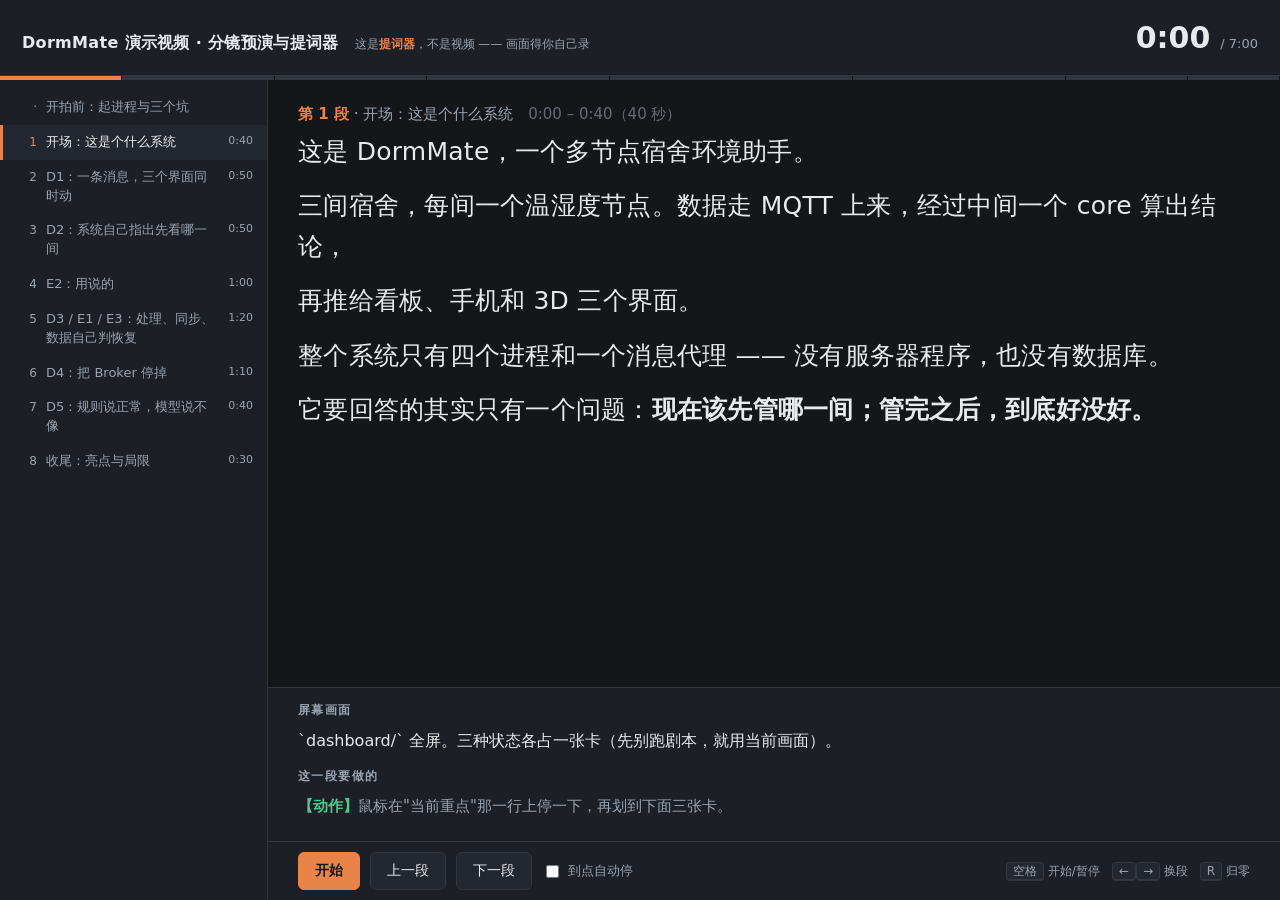
<file: docs/demo-preview.html>
<!DOCTYPE html>
<html lang="zh-CN">
<head>
<meta charset="utf-8">
<meta name="viewport" content="width=device-width, initial-scale=1">
<title>DormMate 演示视频 · 分镜预演与提词器</title>
<style>
  :root {
    --bg: #14161a; --panel: #1c1f25; --panel2: #23272f;
    --ink: #e8eaed; --dim: #9aa3af; --line: #31363f;
    --hot: #e8834a; --calm: #4a9ee8; --ok: #4ec98a;
  }
  * { box-sizing: border-box; }
  html, body { margin: 0; height: 100%; }
  body {
    background: var(--bg); color: var(--ink);
    font: 16px/1.7 "Microsoft YaHei", "PingFang SC", system-ui, sans-serif;
    display: flex; flex-direction: column; overflow: hidden;
  }
  header {
    display: flex; align-items: baseline; gap: 16px;
    padding: 12px 22px; background: var(--panel);
    border-bottom: 1px solid var(--line); flex: none;
  }
  header h1 { font-size: 16px; margin: 0; font-weight: 600; letter-spacing: .02em; }
  header .warn {
    font-size: 12px; color: var(--dim);
  }
  header .warn b { color: var(--hot); }
  .clock { margin-left: auto; display: flex; align-items: baseline; gap: 10px; }
  .clock .now { font-size: 30px; font-weight: 700; font-variant-numeric: tabular-nums; }
  .clock .rest { font-size: 13px; color: var(--dim); font-variant-numeric: tabular-nums; }

  .bar { height: 4px; background: var(--panel2); display: flex; flex: none; }
  .bar i { display: block; height: 100%; background: var(--line); border-right: 1px solid var(--bg); }
  .bar i.done { background: var(--ok); }
  .bar i.live { background: var(--hot); }

  main { display: flex; flex: 1; min-height: 0; }

  nav {
    width: 268px; flex: none; background: var(--panel);
    border-right: 1px solid var(--line); overflow-y: auto; padding: 10px 0;
  }
  nav button {
    display: block; width: 100%; text-align: left; cursor: pointer;
    background: none; border: 0; border-left: 3px solid transparent;
    color: var(--dim); font: inherit; font-size: 13px; line-height: 1.45;
    padding: 8px 14px; display: flex; gap: 9px; align-items: flex-start;
  }
  nav button:hover { background: var(--panel2); color: var(--ink); }
  nav button.on { border-left-color: var(--hot); background: var(--panel2); color: var(--ink); }
  nav button .idx {
    flex: none; width: 20px; text-align: right; font-variant-numeric: tabular-nums;
    color: var(--dim); font-size: 12px; padding-top: 1px;
  }
  nav button.on .idx { color: var(--hot); }
  nav button .t { flex: 1; }
  nav button .d { flex: none; font-size: 11px; color: var(--dim); font-variant-numeric: tabular-nums; }

  section { flex: 1; display: flex; flex-direction: column; min-width: 0; }

  .stage { flex: 1; overflow-y: auto; padding: 22px 30px 8px; }
  .seg-title { font-size: 15px; color: var(--dim); margin: 0 0 4px; }
  .seg-title b { color: var(--hot); }
  .speak { margin: 0 0 20px; }
  .speak p {
    font-size: 25px; line-height: 1.62; margin: 0 0 14px; letter-spacing: .01em;
  }
  .cue {
    display: inline-block; margin: 0 0 6px;
    background: rgba(232,131,74,.14); color: var(--hot);
    border: 1px solid rgba(232,131,74,.35); border-radius: 999px;
    padding: 1px 11px; font-size: 13px; font-weight: 600;
  }
  .cue + p, .cue + div { margin-top: 2px; }
  .cue-note { font-size: 17px; color: var(--dim); margin: 0 0 16px; }
  .cue-note code { color: #cfd6e0; }

  aside {
    flex: none; border-top: 1px solid var(--line); background: var(--panel);
    padding: 12px 30px 16px; max-height: 34vh; overflow-y: auto;
  }
  aside h2 {
    font-size: 12px; text-transform: uppercase; letter-spacing: .12em;
    color: var(--dim); margin: 0 0 7px; font-weight: 600;
  }
  aside .screen { font-size: 16px; margin: 0 0 12px; }
  aside .screen code { color: #cfd6e0; background: var(--panel2); padding: 1px 5px; border-radius: 3px; }
  aside .cmd {
    font-family: Consolas, "Cascadia Mono", monospace; font-size: 14px;
    background: var(--panel2); border-left: 3px solid var(--calm);
    padding: 8px 12px; border-radius: 0 4px 4px 0; margin: 0 0 8px;
    white-space: pre-wrap; word-break: break-all;
  }
  aside .act { font-size: 15px; color: var(--dim); margin: 0 0 6px; }
  aside .act b { color: var(--ok); }

  footer {
    flex: none; display: flex; align-items: center; gap: 10px;
    padding: 10px 30px; border-top: 1px solid var(--line); background: var(--panel);
  }
  footer button {
    font: inherit; font-size: 14px; cursor: pointer;
    background: var(--panel2); color: var(--ink);
    border: 1px solid var(--line); border-radius: 6px; padding: 6px 16px;
  }
  footer button:hover { border-color: var(--dim); }
  footer button.go { background: var(--hot); border-color: var(--hot); color: #14161a; font-weight: 700; }
  footer kbd {
    font: inherit; font-size: 12px; background: var(--panel2);
    border: 1px solid var(--line); border-bottom-width: 2px;
    border-radius: 4px; padding: 1px 6px; color: var(--dim);
  }
  footer .hint { margin-left: auto; color: var(--dim); font-size: 12px; }
  footer label { color: var(--dim); font-size: 13px; display: flex; align-items: center; gap: 6px; }

  .empty { color: var(--dim); padding: 40px 0; }
</style>
</head>
<body>
<header>
  <h1>DormMate 演示视频 · 分镜预演与提词器</h1>
  <span class="warn">这是<b>提词器</b>，不是视频 —— 画面得你自己录</span>
  <span class="clock"><span class="now" id="now">0:00</span><span class="rest" id="rest">/ 7:00</span></span>
</header>
<div class="bar" id="bar"></div>

<main>
  <nav id="nav"></nav>
  <section>
    <div class="stage" id="stage"></div>
    <aside>
      <h2>屏幕画面</h2>
      <div class="screen" id="screen"></div>
      <h2 style="margin-top:10px">这一段要做的</h2>
      <div id="acts"></div>
    </aside>
    <footer>
      <button id="play" class="go">开始</button>
      <button id="prev">上一段</button>
      <button id="next">下一段</button>
      <label><input type="checkbox" id="loop"> 到点自动停</label>
      <span class="hint"><kbd>空格</kbd> 开始/暂停　<kbd>←</kbd><kbd>→</kbd> 换段　<kbd>R</kbd> 归零</span>
    </footer>
  </section>
</main>

<script>
const SEGMENTS = [{"n": 1, "title": "开场：这是个什么系统", "start": 0, "end": 40, "dur": 40, "screen": "`dashboard/` 全屏。三种状态各占一张卡（先别跑剧本，就用当前画面）。", "notes": [["动作", "鼠标在\"当前重点\"那一行上停一下，再划到下面三张卡。"]], "lines": ["这是 DormMate，一个多节点宿舍环境助手。", "三间宿舍，每间一个温湿度节点。数据走 MQTT 上来，经过中间一个 core 算出结论，", "再推给看板、手机和 3D 三个界面。", "整个系统只有四个进程和一个消息代理 —— 没有服务器程序，也没有数据库。", "它要回答的其实只有一个问题：<strong>现在该先管哪一间；管完之后，到底好没好。</strong>"]}, {"n": 2, "title": "D1：一条消息，三个界面同时动", "start": 40, "end": 90, "dur": 50, "screen": "分屏：左边终端，右边 dashboard；第二屏再带出 mobile 和 3D。", "notes": [["动作", "在终端里跑："], ["跑", "py -3.14 -m simulator.simulator --script simulator/scenarios/phase1_demo.json"]], "lines": ["我发一条消息出去。", "dorm-a，二十五度、湿度六十 —— 正常。", "dorm-b，三十一度、湿度七十八 —— 偏热。", "dorm-c，十六度 —— 偏冷。", "留意 dorm-b 这一条。它的湿度七十<strong>八</strong>，也过了七十五那条线，但状态给的是", "<strong>偏热</strong>，不是偏湿。因为判定是<strong>有顺序</strong>的：先看温度低于十八算偏冷，", "再看温度到了三十算偏热，最后才轮到湿度。顺序一换，这一条就变成偏湿了 ——", "所以这个顺序不能动。", "再看这个。【切到三个界面】一条消息发出去，手机端和 3D 页面同时跟着变了。", "它们没有各算一遍。三个界面订阅的是<strong>同一条</strong> core 发出来的快照 ——", "谁该是什么状态，是 core 算好的。"]}, {"n": 3, "title": "D2：系统自己指出先看哪一间", "start": 90, "end": 140, "dur": 50, "screen": "dashboard 顶部「当前重点」；切到 3D，那一间房上有脉冲光环。", "notes": [["动作", "停掉模拟器，跑："], ["跑", "py -3.14 -m simulator.simulator --script simulator/scenarios/d2_case1.json"]], "lines": ["现在 dorm-b 和 dorm-c 同时出问题了。系统自己挑了一间，还给了一句话：", "「已连续偏热…分钟，异常次数最多」。", "这句话不是套模板写死的。它是<strong>真的比出来的</strong> —— 比四步：先比谁这一段异常", "持续得久；一样久，就比这段里攒了多少条；条数还一样，就比哪个状态更要紧；", "全平了，才按名字排。赢在哪一步，它就说哪一步 —— 赢在时长的那条不会去提异常次数。", "还有一点要注意。【指到 20:07 那一段】这会儿 dorm-b 的读数<strong>已经回到正常</strong>了，", "可是\"当前重点\"还是它。", "这不是页面没刷新 —— 是<strong>那一段还没结束</strong>。要<strong>连着三条</strong>正常读数，", "这一段才算真的过去。数据说结束，才算结束。"]}, {"n": 4, "title": "E2：用说的", "start": 140, "end": 200, "dur": 60, "screen": "切到 `web/` 页面（M1 那版单节点页 —— 语音落在这个页面上）。允许麦克风。", "notes": [], "lines": ["有时候手上有事，碰不了键盘。", "【点「语音指令」，说】「查看 dorm-c」—— 手机端和 3D 一起切到了 dorm-c。", "这里有个细节值得说：页面回我的话是\"<strong>已发出</strong>\"，不是\"焦点已经切过去了\"。", "因为它只知道消息交给了 broker —— core 收没收到、认不认这条指令，", "要等<strong>下一帧快照</strong>回来才算数。它不替 core 宣布结果。", "【说】「朗读」—— 它把这间现在的情况念出来。念的是完整的一句话，", "不是照着表格一行一行读。", "【说】「记录现场」—— 拍一张。", "【指照片水印那行】照片上这行字是：<strong>宿舍名、事件编号、时间</strong>。", "它挂到 dorm-c 此刻<strong>未结案</strong>的那条事件上，不是随便存一张图进文件夹。", "要是这会儿没有未结案的事件，页面会直说，core 那边也会拒收 ——", "它<strong>不会编一个编号出来</strong>。事后有人拿一个假编号去案卷里查，查不到才最坏。"]}, {"n": 5, "title": "D3 / E1 / E3：处理、同步、数据自己判恢复", "start": 200, "end": 280, "dur": 80, "screen": "三块并排：手机端 / dashboard / 3D。这一段是全场重点，画面要给足。", "notes": [["动作", "停掉上一个模拟器，跑："], ["跑", "py -3.14 -m simulator.simulator --script simulator/scenarios/d3_event.json"]], "lines": ["dorm-b 偏热。值班的人在手机上按一下「开始处理」。", "【按下去】三块界面同时变了：手机上的按钮翻成处理中；看板事件表那一条", "从\"待处理\"变成\"处理中\"；3D 里 dorm-b 这间房的顶上，挂出一个小小的\"处理中\"。", "<strong>但是——事件本身没有变成\"已恢复\"。</strong>", "按一下按钮，只够把它推到\"处理中\"。这是这个项目的一条硬规矩。", "不是靠我记得别这么写 —— 是<strong>代码结构上就做不到</strong>：处理指令那个函数的函数体里，", "一次都没有出现过节点状态。它拿不到，也就改不了。", "接下来才是关键。【等剧本继续跑】我继续发数据：二十九度、二十七度、二十五度 ——", "连着三条正常。", "第三条进来的那一刻，事件<strong>自己</strong>翻成了「已恢复」。恢复时间取的是", "<strong>这条报文里写的那个时间</strong>，不是我按按钮的时间。", "【指 3D】这间房也变了：地板从红色回到灰色，风扇停下来。", "【切到报告】这份复盘在报告里 —— 注意，不是 report.html 那一份，", "是 <strong>history-report.html</strong>。事件时间线上写得很清楚：什么时候开案、谁处理的、", "处理之后收到了几条、什么时候结的案。", "剧本的第二幕是<strong>对照</strong>：dorm-c 处理之后数据还是偏湿，连着三条异常 ——", "事件最后判的是「未恢复」。没有这一幕，\"按了就能好\"和\"数据说的才算\"，", "在截图上根本分不出来。"]}, {"n": 6, "title": "D4：把 Broker 停掉", "start": 280, "end": 350, "dur": 70, "screen": "终端为主，右侧 dashboard 一直可见。别切走。", "notes": [["动作", "到 Broker 那个终端按 Ctrl+C。"]], "lines": ["现在演示一次故障。我把 Broker 停掉。", "【指三个页面】三个页面右上角立刻变成\"未连接、重连中\"。", "core 那边打了一行\"与 broker 断开\"—— 然后，<strong>就再也没有任何反应了</strong>。", "【重启 Broker】我把 Broker 起回来。", "页面自己回到\"已连接\"了。", "<strong>但是数字不动了。</strong> 看板上的温湿度还是刚才那一帧。", "这里最容易被骗：页面说已连接，看着一切正常，可数据是<strong>冻住</strong>的。", "【指页面顶部那条 core 心跳】怎么定位？看这一条 —— 它已经十几秒没更新了。", "说明 core 没回来。", "为什么？四个进程里<strong>只有 core 不会自己重连</strong>。三个页面用的是 mqtt.js", "自带的重连，模拟器走的是 loop_forever —— 那个函数里带自动重连。", "core 用的是轮询式的 loop，而 paho 的自动重连<strong>只在 loop_forever 里面</strong>。", "所以它断了就是断了。", "【重启 core】把 core 重启一遍 —— 数据立刻就跟上来了。", "这次演示里，\"手动修复\"不是一个偷懒的省略，它<strong>就是修复动作本身</strong>。", "接自动重连大概只要六行，我把它写在文档的拓展里了。"]}, {"n": 7, "title": "D5：规则说正常，模型说不像", "start": 350, "end": 390, "dur": 40, "screen": "浏览器打开 `report/history-report.html`，滚到「Rule-ML 对比」和", "notes": [], "lines": ["这份报告里有一块对照。", "固定规则回答的是\"<strong>越没越线</strong>\"—— 三条提前写好的线：温度低于十八、温度到三十、", "湿度到七十五。", "模型回答的是另一个问题：\"<strong>这条读数像不像这间宿舍平时那些</strong>\"。", "这两个问题本来就不必给出同一个答案，不一致也不说明谁错了。", "这一份数据里，有判词的八十多行，<strong>三十二行</strong>两边不一样。", "我把<strong>两个方向</strong>都列出来了：规则说正常、模型说不像的，八行；", "反过来，规则说异常、模型说像的，二十四行。", "只留一个方向的话，另一个方向在表里看着和\"两边都同意\"长得一模一样。", "【指最后一列】看这一列 —— 这间宿舍历史上温湿度的范围。", "比如这一条，dorm-b，二十三度、湿度三十二 —— 规则判正常；", "可 dorm-b 平时湿度从来没到过这么低的位置，所以模型说不像。", "对着这一列看，<strong>为什么不一样就有答案了</strong>，不用猜。", "⚠ <strong>拍摄提示</strong>：这一段的数字（八十多行 / 三十二行 / 八行 / 二十四行）是", "<strong>从当前那份 <code>data/history.csv</code> 现算出来的</strong>。你录制前要是又灌过数据，", "重新生成一遍报告，然后<strong>照着屏幕上真实的数字念</strong>，别照着这本脚本念。", "报告里每个数都是算出来的，脚本里这几个数只是\"此刻长什么样\"的快照。"]}, {"n": 8, "title": "收尾：亮点与局限", "start": 390, "end": 420, "dur": 30, "screen": "回到 dashboard 全景，鼠标慢慢划过三张卡。", "notes": [], "lines": ["最后说三件事。", "第一，这个系统里<strong>判断只有一处</strong>。三个界面一条阈值都不认识，", "它们只把 core 算好的结论画出来。这条有测试盯着 —— 前端那个文件里", "一旦出现十八、三十、七十五这三个数，测试就红。", "第二，<strong>恢复不由按钮决定</strong>。按钮说\"我处理了\"，数据说\"它好了\"，", "这是两句话，得由后一句话说了算。", "第三，局限我也写在文档里，不藏着：core 断了不会自己重连；", "core 也不做数值范围校验 —— 九十九度它照收。它管的是", "\"这是不是我们要的那种数据\"，不管这个数在物理上合不合理。", "七分钟到这儿。谢谢。"]}];
const PREP = ["### 要起来的进程", "1. start_broker.bat                                  # Mosquitto：TCP 1883 + WebSocket 9001", "2. py -3.14 core.py                                  # 终端 1 —— 整段录制期间不要关", "3. start_web.bat                                     # 静态服务器 8000，顺便打开 web/ 页", "浏览器开四个标签，都留在那儿随时切：", "http://localhost:8000/dashboard/     看板（三张卡 + 当前重点 + 事件表）", "http://localhost:8000/three/         3D（三间房并排）", "http://localhost:8000/mobile/        移动端（谁该管 / 点一下看他 / 开始处理）", "http://localhost:8000/web/           M1 那版单节点页 —— 第 4 段的语音在这个页面上", "### 三个必须避开的坑", "### 浏览器两点", "- 用 <strong>Chrome 或 Edge</strong>，别用 Firefox —— 它没有语音识别接口。", "- <strong>第 4 段必须在电脑前、在 <code>http://localhost:8000/</code> 上拍</strong>，不能在手机上用", "<code>http://&lt;IP&gt;:8000/</code>。麦克风和摄像头要求<strong>安全上下文</strong>，走 IP 打开时", "<code>navigator.mediaDevices</code> 直接是 <code>undefined</code>，语音直接就废了。", "（手机端本身有它自己的戏份，在第 5 段。）", "---"];
const TOTAL = 420;

const el = {
  nav: document.getElementById('nav'),
  stage: document.getElementById('stage'),
  screen: document.getElementById('screen'),
  acts: document.getElementById('acts'),
  now: document.getElementById('now'),
  rest: document.getElementById('rest'),
  bar: document.getElementById('bar'),
  play: document.getElementById('play'),
  prev: document.getElementById('prev'),
  next: document.getElementById('next'),
  loop: document.getElementById('loop'),
};

function mmss(s) {
  s = Math.max(0, Math.round(s));
  return Math.floor(s / 60) + ':' + String(s % 60).padStart(2, '0');
}

let idx = 0, elapsed = 0, playing = false, raf = 0, last = 0;

function segAt(t) {
  for (let i = 0; i < SEGMENTS.length; i++) {
    if (t < SEGMENTS[i].end) return i;
  }
  return SEGMENTS.length - 1;
}

function renderNav() {
  el.nav.innerHTML = '';
  const mk = (label, sub, i, dur) => {
    const b = document.createElement('button');
    b.innerHTML = '<span class="idx">' + label + '</span>'
      + '<span class="t">' + sub + '</span>'
      + '<span class="d">' + dur + '</span>';
    b.addEventListener('click', () => { idx = i; elapsed = segStart(i); draw(); });
    el.nav.appendChild(b);
    return b;
  };
  el.nav.appendChild(mk('·', '开拍前：起进程与三个坑', -1, ''));
  SEGMENTS.forEach((s, i) => mk(String(s.n), s.title, i, mmss(s.dur)));
}

function segStart(i) { return i < 0 ? 0 : SEGMENTS[i].start; }

function renderBar() {
  el.bar.innerHTML = '';
  SEGMENTS.forEach(s => {
    const i = document.createElement('i');
    i.style.flex = String(s.dur);
    el.bar.appendChild(i);
  });
}

function paintBar() {
  const live = segAt(elapsed);
  [...el.bar.children].forEach((n, i) => {
    n.className = i < live ? 'done' : (i === live ? 'live' : '');
  });
}

function renderStage() {
  if (idx < 0) {
    el.stage.innerHTML = '<p class="seg-title"><b>开拍前</b>（不录）</p>'
      + '<div class="speak">' + PREP.map(p => '<p>' + p + '</p>').join('') + '</div>';
    el.screen.innerHTML = '四个标签页：dashboard / three / mobile / web，都留在那儿随时切。';
    el.acts.innerHTML = '';
    return;
  }
  const s = SEGMENTS[idx];
  const when = mmss(s.start) + ' – ' + mmss(s.end) + '（' + s.dur + ' 秒）';
  let h = '<p class="seg-title"><b>第 ' + s.n + ' 段</b> · ' + s.title
    + '　<span style="opacity:.6">' + when + '</span></p>';
  h += '<div class="speak">';
  s.lines.forEach(line => {
    const m = line.match(/^【(.+?)】(.*)$/);
    if (m) {
      h += '<div class="cue">' + m[1] + '</div>';
      if (m[2].trim()) h += '<p>' + m[2].trim() + '</p>';
    } else {
      h += '<p>' + line + '</p>';
    }
  });
  h += '</div>';
  el.stage.innerHTML = h;

  el.screen.innerHTML = s.screen || '——';

  let a = '';
  // 按原文顺序摆：有的段先是【动作】"停掉上一个模拟器，跑："、后面才跟命令块。
  // 把命令全提到前面去的话，那句说明就跑到命令下面了，读着像倒装。
  s.notes.forEach(n => {
    a += n[0] === '跑'
      ? '<div class="cmd">' + n[1] + '</div>'
      : '<p class="act"><b>【' + n[0] + '】</b>' + n[1] + '</p>';
  });
  el.acts.innerHTML = a || '<p class="act" style="opacity:.6">这一段不用跑命令。</p>';
  el.stage.scrollTop = 0;
}

function draw() {
  const live = playing ? segAt(elapsed) : idx;
  idx = live < 0 ? -1 : live;
  renderStage();
  el.now.textContent = mmss(elapsed);
  el.rest.textContent = '/ ' + mmss(TOTAL);
  paintBar();
  [...el.nav.children].forEach((n, i) => {
    n.classList.toggle('on', i - 1 === idx);
  });
  el.play.textContent = playing ? '暂停' : (elapsed === 0 ? '开始' : '继续');
  el.play.classList.toggle('go', !playing);
}

function tick(ts) {
  if (!playing) return;
  if (!last) last = ts;
  elapsed += (ts - last) / 1000;
  last = ts;
  if (elapsed >= TOTAL) {
    elapsed = TOTAL;
    playing = false;
    last = 0;
    draw();
    return;
  }
  draw();
  raf = requestAnimationFrame(tick);
}

function play() {
  if (elapsed >= TOTAL) elapsed = 0;
  playing = true; last = 0;
  raf = requestAnimationFrame(tick);
  draw();
}
function pause() {
  playing = false; last = 0;
  cancelAnimationFrame(raf);
  draw();
}
function goto(i) {
  idx = Math.max(-1, Math.min(SEGMENTS.length - 1, i));
  const s = idx < 0 ? 0 : SEGMENTS[idx].start;
  elapsed = playing ? elapsed : s;
  if (playing) { elapsed = Math.max(elapsed, s); }
  draw();
}

el.play.addEventListener('click', () => playing ? pause() : play());
el.next.addEventListener('click', () => goto(idx + 1));
el.prev.addEventListener('click', () => goto(idx - 1));
el.loop.addEventListener('change', () => {});

document.addEventListener('keydown', e => {
  if (e.key === ' ') { e.preventDefault(); playing ? pause() : play(); }
  else if (e.key === 'ArrowRight') { e.preventDefault(); goto(idx + 1); }
  else if (e.key === 'ArrowLeft') { e.preventDefault(); goto(idx - 1); }
  else if (e.key === 'r' || e.key === 'R') {
    playing = false; cancelAnimationFrame(raf);
    last = 0; elapsed = 0; idx = 0; draw();
  }
});

renderNav();
renderBar();
draw();
</script>
</body>
</html>
</file>
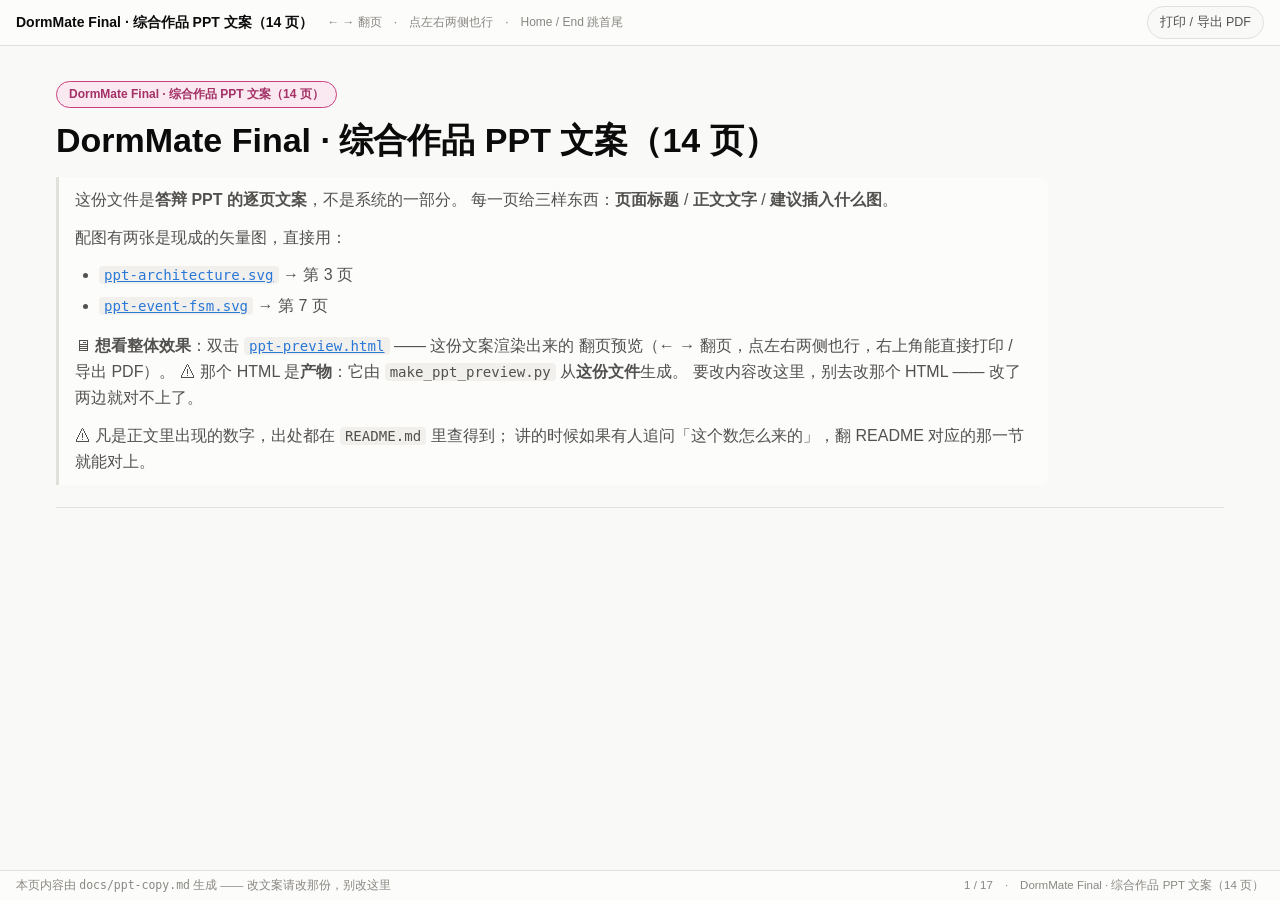
<file: docs/ppt-preview.html>
<!DOCTYPE html>
<html lang="zh-CN">
<head>
<meta charset="utf-8">
<meta name="viewport" content="width=device-width, initial-scale=1">
<title>DormMate Final · 综合作品 PPT 文案（14 页）</title>
<!-- 这个文件是 docs/make_ppt_preview.py 从 docs/ppt-copy.md 生成的产物。
     别手改这里 —— 改了文案就重跑那个脚本。 -->
<style>
:root {
  color-scheme: light;
  --page: #f9f9f7;
  --surface: #fcfcfb;
  --ink: #0b0b0b;
  --ink-2: #52514e;
  --ink-3: #898781;
  --hairline: #e1e0d9;
  --blue: #2a78d6;
  --blue-bg: #e8f0fc;
  --mag: #a33066;
  --good: #0a7a0a;
  --serious: #b04a12;
  --critical: #d03b3b;
  --sans: -apple-system, BlinkMacSystemFont, "Segoe UI", "PingFang SC",
          "Microsoft YaHei", sans-serif;
  --mono: ui-monospace, SFMono-Regular, Menlo, Consolas, monospace;
}

* { box-sizing: border-box; }

html, body {
  margin: 0; padding: 0; height: 100%;
  background: var(--page); color: var(--ink);
  font-family: var(--sans); font-size: 16px; line-height: 1.62;
}

/* 顶部工具栏 */
#bar {
  position: fixed; inset: 0 0 auto 0; height: 46px; z-index: 10;
  display: flex; align-items: center; gap: 14px; padding: 0 16px;
  background: var(--surface); border-bottom: 1px solid var(--hairline);
}
#bar .brand { font-weight: 700; font-size: 14px; }
#bar .hint { color: var(--ink-3); font-size: 12px; }
#bar .spacer { flex: 1; }
#bar button {
  font: inherit; font-size: 12.5px; padding: 5px 12px; cursor: pointer;
  color: var(--ink-2); background: var(--page);
  border: 1px solid var(--hairline); border-radius: 999px;
}
#bar button:hover { border-color: var(--blue); color: var(--blue); }

/* 幻灯片容器 */
#deck { height: 100%; padding: 46px 0 0; }
.slide {
  display: none; height: 100%; overflow: auto; padding: 34px 56px 64px;
}
.slide.on { display: block; }

.slide h1 { font-size: 34px; line-height: 1.3; margin: 0 0 6px; }
.slide h2 { font-size: 27px; line-height: 1.32; margin: 0 0 18px; }
.slide h3 { font-size: 19px; margin: 22px 0 8px; }

.slide .tag {
  display: inline-block; margin-bottom: 10px; padding: 3px 12px;
  font-size: 12px; font-weight: 700; border-radius: 999px;
  color: #1c5bab; background: var(--blue-bg); border: 1px solid var(--blue);
}
.slide.kind-cover .tag { color: var(--mag); background: #fbe9f1; border-color: #c9407f; }
.slide.kind-note .tag,
.slide.kind-appendix .tag { color: var(--ink-2); background: #f0efec; border-color: var(--ink-3); }

.slide p { margin: 0 0 12px; max-width: 62em; }
.slide ul, .slide ol { margin: 0 0 14px; padding-left: 24px; }
.slide li { margin-bottom: 5px; }
.slide li > ul { margin-top: 5px; }

.slide blockquote {
  margin: 14px 0; padding: 10px 16px; max-width: 62em;
  border-left: 3px solid var(--hairline); border-radius: 0 8px 8px 0;
  background: var(--surface); color: var(--ink-2);
}
.slide blockquote p:last-child { margin-bottom: 0; }

.slide code {
  font-family: var(--mono); font-size: 0.88em;
  background: #f1f0ec; padding: 1px 5px; border-radius: 4px;
}
.slide pre {
  margin: 14px 0; padding: 14px 16px; overflow-x: auto;
  background: var(--surface); border: 1px solid var(--hairline); border-radius: 10px;
}
.slide pre code { background: none; padding: 0; font-size: 12.5px; line-height: 1.65; }

.slide table {
  border-collapse: collapse; margin: 14px 0; font-size: 14px; max-width: 100%;
}
.slide th, .slide td {
  border: 1px solid var(--hairline); padding: 7px 11px; text-align: left;
  vertical-align: top;
}
.slide th { background: var(--surface); font-weight: 700; white-space: nowrap; }
.slide tbody tr:nth-child(even) td { background: #fcfcfa; }

.slide hr { margin: 22px 0; border: 0; border-top: 1px solid var(--hairline); }
.slide a { color: var(--blue); }

.slide .fig { margin: 18px 0 0; }
.slide .fig img {
  width: 100%; max-width: 1180px; height: auto; display: block;
  border: 1px solid var(--hairline); border-radius: 10px; background: var(--surface);
}
.slide .fig figcaption { margin-top: 7px; color: var(--ink-3); font-size: 12px; }

/* 页脚 */
#foot {
  position: fixed; inset: auto 0 0 0; height: 30px; z-index: 10;
  display: flex; align-items: center; justify-content: space-between;
  padding: 0 16px; background: var(--surface); border-top: 1px solid var(--hairline);
  color: var(--ink-3); font-size: 11.5px;
}

/* 左右两块点击区 */
.zone {
  position: fixed; top: 46px; bottom: 30px; width: 14%; z-index: 5;
  cursor: pointer; opacity: 0; transition: opacity .15s;
}
.zone:hover { opacity: 1; background: linear-gradient(to right, rgba(42,120,214,.10), transparent); }
#zr { right: 0; }
#zr:hover { background: linear-gradient(to left, rgba(42,120,214,.10), transparent); }
#zl { left: 0; }
#zl:hover { background: linear-gradient(to right, rgba(42,120,214,.10), transparent); }
.zone span {
  position: absolute; top: 50%; transform: translateY(-50%);
  font-size: 26px; color: var(--blue);
}
#zl span { left: 14px; }
#zr span { right: 14px; }

/* 打印 / 导出 PDF：所有页摊开 */
@media print {
  @page { size: A4 landscape; margin: 10mm; }
  #bar, #foot, .zone { display: none !important; }
  #deck { height: auto; padding: 0; }
  .slide { display: block !important; height: auto; overflow: visible;
            padding: 0 0 18mm; page-break-after: always; font-size: 12.5px; }
  .slide:last-child { page-break-after: auto; }
  .slide h1 { font-size: 26px; }
  .slide h2 { font-size: 21px; }
  .slide h3 { font-size: 15px; }
  .slide table { font-size: 10.5px; }
  .slide pre code { font-size: 9.5px; }
  .slide .fig img { max-width: 100%; }
}
</style>
</head>
<body>

<div id="bar">
  <span class="brand">DormMate Final · 综合作品 PPT 文案（14 页）</span>
  <span class="hint">← → 翻页　·　点左右两侧也行　·　Home / End 跳首尾</span>
  <span class="spacer"></span>
  <button type="button" onclick="window.print()">打印 / 导出 PDF</button>
</div>

<div class="zone" id="zl" onclick="step(-1)" title="上一页"><span>‹</span></div>
<div class="zone" id="zr" onclick="step(1)" title="下一页"><span>›</span></div>

<div id="deck">
<section class="slide kind-cover" data-label="DormMate Final · 综合作品 PPT 文案（14 页）">
<span class="tag">DormMate Final · 综合作品 PPT 文案（14 页）</span>
<h1>DormMate Final · 综合作品 PPT 文案（14 页）</h1><blockquote><p>这份文件是<strong>答辩 PPT 的逐页文案</strong>，不是系统的一部分。 每一页给三样东西：<strong>页面标题</strong> / <strong>正文文字</strong> / <strong>建议插入什么图</strong>。</p><p>配图有两张是现成的矢量图，直接用：</p><ul><li><a href="ppt-architecture.svg"><code>ppt-architecture.svg</code></a> → 第 3 页</li><li><a href="ppt-event-fsm.svg"><code>ppt-event-fsm.svg</code></a> → 第 7 页</li></ul><p>🖥 <strong>想看整体效果</strong>：双击 <a href="ppt-preview.html"><code>ppt-preview.html</code></a> —— 这份文案渲染出来的 翻页预览（← → 翻页，点左右两侧也行，右上角能直接打印 / 导出 PDF）。 ⚠ 那个 HTML 是<strong>产物</strong>：它由 <code>make_ppt_preview.py</code> 从<strong>这份文件</strong>生成。 要改内容改这里，别去改那个 HTML —— 改了两边就对不上了。</p><p>⚠ 凡是正文里出现的数字，出处都在 <code>README.md</code> 里查得到； 讲的时候如果有人追问「这个数怎么来的」，翻 README 对应的那一节就能对上。</p></blockquote><hr>
</section>
<section class="slide kind-note" data-label="讲述纪律">
<span class="tag">讲述纪律</span>
<ol><li><strong>不许按 M1/M2/M3 模块顺序讲。</strong> 主线是「一个值班的人在一个晚上遇到的八句话」， 模块名只在配图角落出现。</li><li><strong>判断只由 <code>core.py</code> 做</strong>，<code>dashboard/</code> <code>mobile/</code> <code>three/</code> 三个页面<strong>一条阈值都不认识</strong> —— 这是整套东西的立命之本，每讲一个终端都要回到这句。 ⚠ <strong><code>web/</code> 那一版是例外</strong>（M1 阶段的单节点页，自己引 <code>shared/rules.js</code> 算状态）， 被问到就直说，别含糊过去。</li><li><strong>八问是从已实现行为反推的</strong>（仓库里没有任务书文件）。讲第 2 页时顺口说一句， 比被追问时现解释好。</li></ol><hr>
</section>
<section class="slide kind-page" data-label="第 1 页">
<span class="tag">第 1 页</span>
<p><strong>页面标题</strong></p><blockquote><p><strong>DormMate Final</strong> 多节点宿舍环境助手 —— 一个值班的人，三间宿舍</p></blockquote><p><strong>正文</strong></p><ul><li>副标题：<strong>判断只由一个进程做，前端只负责画</strong>。从采集到分析，四段闭环。</li><li>一句话内容：三间宿舍的温湿度经 MQTT 进来，<code>core.py</code> 判状态、挑重点、跑事件闭环、 跑 ML 对照，一块看板实时显示；同一份数据落成档案，出报告。</li><li>技术栈角标：<code>Mosquitto 2.1.2</code> · <code>Python 3.14</code> · <code>paho-mqtt</code> · <code>three.js 0.160</code> · <code>Chart.js 4.5</code> · 纯静态前端（<strong>不打包、不需要构建工具</strong>）</li><li>规模角标：<strong>2797 条自动化测试</strong>（Python 1230 + JS 1567，11 份套件）</li><li>页脚：课程设计 · 2026 秋 · 仓库 <code>nova-dormmate-final-2026</code></li></ul><p><strong>建议配图</strong></p><ul><li>主视觉：右边一张 <code>dashboard/</code> 首屏截图（三张状态卡 + 顶部「当前重点」那一行）， 左边一张 <code>three/</code> 三间房并排截图。两张同框，一眼看出「同一份数据的两种看法」。</li><li>右下角小字放技术栈角标，不要做成一排 logo 墙。</li></ul><hr>
</section>
<section class="slide kind-page" data-label="第 2 页">
<span class="tag">第 2 页</span>
<p><strong>页面标题</strong></p><blockquote><p>三个宿舍，一个值班的人 —— 我们要替他回答的八句话</p></blockquote><p><strong>正文</strong></p><ul><li><strong>背景</strong>：宿舍环境的异常（偏冷、偏热、偏湿）现在靠人巡、靠体感。值班的人面对的不是 「没有数据」，而是<strong>一堆孤立数字</strong> —— 三个宿舍、六个读数，他不知道哪条要紧、 哪条已经持续了半小时、处理完到底好了没有。</li><li><strong>我们把它变成三句心里话</strong>：① 现在什么状况？② 先看哪一间？③ 处理完好了没有？</li><li><strong>八个核心问题</strong>（一行一句话）：</li></ul><table><thead><tr><th>#</th><th>问题</th><th>答案落在哪</th></tr></thead><tbody><tr><td>1</td><td>这三间宿舍现在各是什么状况？</td><td>三张状态卡 + <code>status</code> 徽章</td></tr><tr><td>2</td><td>三个都异常时，先看哪一个？</td><td>顶部「当前重点」那一行 + 3D 里的脉冲光圈</td></tr><tr><td>3</td><td>它有多严重、已经持续多久了？</td><td>卡片上的时长、<code>priority.reason</code> 里那句人话</td></tr><tr><td>4</td><td>处理完到底好了没有？</td><td>事件表：待处理 → 处理中 → 已恢复 / 未恢复</td></tr><tr><td>5</td><td>页面上这个数可信吗？我看的是哪一版？</td><td>快照带版本号；前端一条阈值都不认识</td></tr><tr><td>6</td><td>数据断了、节点失联了，知不知道？</td><td>卡片上的「已离线 X 分钟」+ core 心跳提示</td></tr><tr><td>7</td><td>这一天到底发生了什么？（不是此刻）</td><td>档案 CSV → 单文件 HTML 报告</td></tr><tr><td>8</td><td>规则说正常，模型也说正常吗？</td><td>看板的 Rule-ML 对照表 + 报告的案例分析</td></tr></tbody></table><ul><li>⚠ <strong>诚实标注一行</strong>（建议小字，讲的时候口头说）：这八条是从<strong>已实现的行为</strong>反推的， 仓库里没有任务书原文；每一条都能指着一段代码、一条测试和一个页面现象说清楚。</li></ul><p><strong>建议配图</strong></p><ul><li>左边：一张「值班室」的场景照片/插画（值班表、三把钥匙、一块屏），建立人的视角。</li><li>右边：上面那张八问表，<strong>第 1、2、4 三行加底色</strong> —— 它们是后面 D1/D2/D3 的引子。</li><li>表格底部小字：<code>1230 + 1567 条测试</code>，暗示「这八条不是口号」。</li></ul><hr>
</section>
<section class="slide kind-page" data-label="第 3 页">
<span class="tag">第 3 页</span>
<p><strong>页面标题</strong></p><blockquote><p>四个进程，一个 Broker，两条链</p></blockquote><p><strong>正文</strong></p><ul><li><strong>没有服务器、没有数据库、没有构建工具。</strong> 前端全静态，后端只有本机一个 Mosquitto。</li><li><strong>链 ①：实时链（上行 + 下行）</strong> 采集端（模拟器 / 脚本 / 剧本）→ <code>publish</code> 到 <code>dormmate/v1/nodes/+/telemetry</code> （TCP <strong>1883</strong>，<strong>retained</strong>）→ <code>core.py</code> 校验 → 判状态 → 存档案 → 算优先关注 → 跑事件机 → 跑 ML → 发一帧<strong>全局快照</strong> <code>dormmate/v1/state</code> → 浏览器经 WebSocket <strong>9001</strong> 拿到 → <code>dashboard/</code> <code>mobile/</code> <code>three/</code> <strong>只订这一条</strong>； <code>web/</code> 两条都订（快照 + 遥测）—— 它是 M1 那版单节点页，保留原样。</li><li><strong>链 ②：指令链（反向，人 → core）</strong> 前端按钮 / 语音 / <code>send_cmd.py</code> / 剧本 → <code>publish</code> 到 <code>dormmate/v1/cmd</code> （<strong>不 retained</strong>）→ core 校验 → 只把事件推成「处理中」，<strong>不判恢复</strong>。</li><li><strong>挂在实时链尾巴上的第三条：档案链（不参与实时）</strong> <code>core.py</code> 追加写 <code>data/history.csv</code>、落盘 <code>data/events.json</code> → <code>analysis/</code> 出<strong>单文件 HTML 报告</strong>和 Isolation Forest 模型。</li><li><strong>一句立命之本</strong>：上行的是「读数」，下行的是「判断」。<strong>新写的三个页面拿到的是算好的结论， 不是原材料</strong> —— 所以它们永远不会对「这间算不算偏热」有分歧。</li><li>⚠ <strong>仓库里同时存在两个世界，这一点要主动讲</strong>（被追问才说就晚了）： <code>dashboard/</code> <code>mobile/</code> <code>three/</code> <strong>一条阈值都不认识</strong>（<code>logic.js</code> 里出现 <code>18 / 30 / 75</code> 会被测试拦下）；而 <code>web/</code> 是 <strong>M1 阶段的单节点页</strong>，自己引 <code>shared/rules.js</code> 调 <code>judgeStatus()</code> 算状态。<strong>这不是没改干净，是活化石</strong> —— README 里明写了这两者 「故意不一样」。要证「前端不算」，看的是那三个页面。</li></ul><p><strong>建议配图</strong></p><ul><li>主图：<strong>直接用 <a href="ppt-architecture.svg"><code>ppt-architecture.svg</code></a></strong>。三个横向色带 （实时链 / 指令链 / 档案链），方向用颜色区分。这是全篇最重要的一张图。</li><li>右上角配一张「四个终端窗口并排」的实拍照片（Broker / core / 模拟器 / http）， 让人看到这东西真的只有四个窗口。</li></ul><hr><figure class="fig"><img src="ppt-architecture.svg" alt="ppt-architecture.svg"><figcaption>ppt-architecture.svg　（点图可看原尺寸）</figcaption></figure>
</section>
<section class="slide kind-page" data-label="第 4 页">
<span class="tag">第 4 页</span>
<p><strong>页面标题</strong></p><blockquote><p>同一个系统的五种出口，不是同一张页面复制五份</p></blockquote><p><strong>正文</strong></p><ul><li><strong>它们各自解决不同的问题，所以长得不一样</strong>：</li></ul><table><thead><tr><th>出口</th><th>它替人回答的问题</th><th>保留什么</th><th>砍掉什么</th></tr></thead><tbody><tr><td><code>dashboard/</code> 看板</td><td>全部八个问题</td><td>三张卡 + 趋势图 + 事件表 + 被拒绝消息 + 内嵌 3D</td><td>——</td></tr><tr><td><code>mobile/</code> 手机</td><td>只答三件事：<strong>谁该管 / 点一下看它 / 按开始处理</strong></td><td>大卡片 + 迷你列表 + 处理按钮</td><td>趋势图、事件表、3D、语音</td></tr><tr><td><code>three/</code> 3D</td><td>「哪一间需要关注」让<strong>画面自己说</strong></td><td>三间房并排 + 悬浮标签 + 脉冲</td><td>所有数字表格</td></tr><tr><td><code>web/</code> 老页面</td><td>单节点手动录入 / 摄像头 / 语音指令</td><td>录入、导 CSV、拍照、语音、<strong>自己算状态</strong></td><td>多节点、跨端</td></tr><tr><td><code>miniapp/</code> 小程序</td><td>移动端另一种形态</td><td>手动录入 + 同一套规则</td><td>（见下方说明）</td></tr></tbody></table><ul><li><strong>但「怎么说人话」是同一份代码</strong>：<code>dashboard/logic.js</code> 是纯函数库， <code>focusBanner</code> / <code>speakLine</code> / <code>alertLine</code> 多端共用 —— 所以<strong>同一帧快照在看板顶部、 手机大卡片、3D 读数条、念出来的那句话上永远是同一句话</strong>。分叉的时候不会报错， 那才是最难查的，所以我们从结构上消灭了它。</li><li><strong>「谁能发焦点」不是按端分的，是按「那个界面看不看得见三间并排」分的</strong>： 手机发（迷你列表把三间摆一起）、3D 发（三间房并排）、 <strong>看板不发</strong>（它那块 3D 面板只看一间，「大家看这一间」对它没有意义）。</li><li>⚠ <strong>小程序要如实说明</strong>：它<strong>不接 MQTT</strong>，是本地规则演示端 —— 微信代码根目录就是 <code>miniapp/</code>，<code>../shared/rules.js</code> 进不了包，所以规则抄了第三份。 我们用 <strong>8211 组温湿度</strong>逐个把它和网页版对齐。</li></ul><p><strong>建议配图</strong></p><ul><li><strong>最有说服力的一张</strong>：<code>dashboard/</code> <code>mobile/</code> <code>three/</code> <strong>同一时刻</strong>的截图拼在一起 —— 同一帧快照的三种呈现。这一张图直接回答「为什么不是复制」。 <strong>把 <code>web/</code> 单独摆在旁边</strong>，标一句「M1 单节点页，自己算状态」—— 这个对照本身就是「分工不是复制」的最好注脚，不要藏。</li><li>配一张信息分工的对比表（就是上面那张表）。</li><li>右下角小图：<code>logic.js</code> 一个模块、三条箭头指向三个页面的示意图。</li></ul><hr>
</section>
<section class="slide kind-page" data-label="第 5 页">
<span class="tag">第 5 页</span>
<p><strong>页面标题</strong></p><blockquote><p>D1 · 三间宿舍同时在线 —— 一条规则、四种状态、来几个节点画几张卡</p></blockquote><p><strong>正文</strong></p><ul><li><strong>场景</strong>：晚上 20:30，三间宿舍的读数开始跳。</li><li><strong>判定规则只有一条，而且顺序不可调换</strong>：</li></ul><table><thead><tr><th>顺序</th><th>条件</th><th>结果</th></tr></thead><tbody><tr><td>1</td><td>温度 &lt; 18℃</td><td>偏冷</td></tr><tr><td>2</td><td>否则 温度 ≥ 30℃</td><td>偏热</td></tr><tr><td>3</td><td>否则 湿度 ≥ 75%</td><td>偏湿</td></tr><tr><td>4</td><td>其余</td><td>正常</td></tr></tbody></table><p>⚠ <strong><code>31℃ / 80%</code> 是「偏热」不是「偏湿」</strong> —— 第 2 条先命中。这条规矩最容易被人事后 改错，所以 Python 侧和 JS 侧<strong>各钉死了一遍</strong>（回归数据：<code>25/60</code> 正常、<code>16/60</code> 偏冷、 <code>31/60</code> 偏热、<code>25/80</code> 偏湿）。</p><ul><li><strong>多节点成本为零</strong>：订阅的是通配符 <code>dormmate/v1/nodes/+/telemetry</code>，每个节点各存一份 互不相干的状态，<strong>来几个节点画几张卡</strong> —— 节点名单不写在前端任何一个字面量里。</li><li><strong>刷新页面不用等</strong>：遥测是 retained 的，core 一算完就把快照留在 broker 上， 页面一订上就有数。（老页面 <code>web/</code> 不 retained，刷新要等下一轮 —— 这是<strong>故意不同</strong>的， 得知道自己在哪个页面上。）</li><li><strong>守着它的是 2797 条测试</strong>：Python 1230 条 + 十一份 JS 套件 1567 条。</li></ul><p><strong>建议配图</strong></p><ul><li>主图：<code>dashboard/</code> 三张状态卡的截图 —— 徽章要有<strong>颜色 + 图标</strong> （颜色不是唯一编码，色盲也分得清）。</li><li>左下：<code>simulator</code> 终端滚动的 JSON（能看到 <code>status</code> 字段）；右下：<code>core</code> 终端那三行 <code>[数据]</code>。<strong>两处并排</strong>，证明页面上的字是从这条链上来的。</li><li>规则表单独放一块，用箭头强调「顺序」。</li></ul><hr>
</section>
<section class="slide kind-page" data-label="第 6 页">
<span class="tag">第 6 页</span>
<p><strong>页面标题</strong></p><blockquote><p>D2 · 三个都异常，先管哪个？ —— 规则四步，每一步都给得出理由</p></blockquote><p><strong>正文</strong></p><ul><li><strong>场景</strong>：三间同时异常，值班的人只有一双手。</li><li><strong>排序四步，命中即停</strong>：</li></ul><table><thead><tr><th>步</th><th>比什么</th><th>它赢的时候理由要说什么</th></tr></thead><tbody><tr><td>1</td><td>连续异常的<strong>持续时长</strong></td><td>「持续时间最长」</td></tr><tr><td>2</td><td>并列时比这一段的<strong>消息条数</strong></td><td>「持续时间一样长、异常次数最多」</td></tr><tr><td>3</td><td>还并列时比<strong>严重度权重</strong></td><td>「持续时间和次数都一样，但偏湿比偏冷更要紧」</td></tr><tr><td>4</td><td>最后按 <code>nodeId</code> 字典序</td><td>保证结果<strong>稳定可复现</strong>，不留随机</td></tr></tbody></table><ul><li><strong>理由必须是真的那一步</strong>：第 2 步赢的那行要提「异常次数最多」，不能顺手写 「持续时间最长」。这一条由三套剧本逐帧喂给 core 断言，<strong>不用眼睛盯</strong>。</li><li><strong>三套剧本、三条换人轨迹</strong>（每一套都在逼出不同的决胜步）：</li></ul><table><thead><tr><th>剧本</th><th>换人轨迹</th><th>逼出的是哪一步</th></tr></thead><tbody><tr><td><code>d2_case1</code></td><td><code>→ dorm-b → dorm-c → 空</code></td><td>时长决出，靠恢复交接</td></tr><tr><td><code>d2_case2</code></td><td><code>dorm-a → dorm-b → dorm-a → dorm-b → dorm-a → 空</code></td><td>时长并列比条数，再被更长的接管</td></tr><tr><td><code>d2_case3</code></td><td><code>dorm-a → dorm-b → dorm-a → 空</code></td><td>时长、条数全平，<strong>严重度</strong>决出</td></tr></tbody></table><ul><li><strong>换人才是新闻</strong>：core 只在<strong>焦点真的换人时</strong>打 <code>[重点]</code> 那行 —— 同一个宿舍一直领先不重复打（时长在涨不是新闻）。</li></ul><p><strong>建议配图</strong></p><ul><li>上面那张四步排序表（做成阶梯状）。</li><li><strong>三套剧本各一张顶部「当前重点」截图</strong>，横向排开 —— 三张截图里被点名的宿舍不同， 一眼看出规则真的在工作。</li><li>配一段 <code>core</code> 终端 <code>[重点]</code> 的原文（能看到括号里那句理由），用小字号，重在「理由是对的」。</li></ul><hr>
</section>
<section class="slide kind-page" data-label="第 7 页">
<span class="tag">第 7 页</span>
<p><strong>页面标题</strong></p><blockquote><p>D3 · 按了「开始处理」，到底好了没有？ —— 那条不许越的红线</p></blockquote><p><strong>正文</strong></p><ul><li><strong>状态机只有四个状态</strong>：<code>OPEN</code>（待处理）→ 收到 <code>handle</code> 指令 → <code>HANDLING</code>（处理中） → 后来连着 3 条正常就 <code>RECOVERED</code>（已恢复），连着 3 条异常就 <code>UNRESOLVED</code>（未恢复）。</li><li><strong>红线一句话</strong>：<strong>按一下按钮，不能让事件变成「已恢复」。</strong> 恢复只能由<strong>后来收到的数据</strong>判出来。</li><li><strong>它不是靠自觉，是结构上成立的</strong>：</li><ul><li><code>Core.handle_command()</code> <strong>拿不到节点状态</strong>，它想改也改不了；</li><li><code>event.state = RECOVERED</code> 这个赋值<strong>只出现在一个函数里</strong>（<code>_close_recovered()</code>）， 而那个函数<strong>只被 <code>observe()</code> 调</strong>；</li><li>另有一组静态检查<strong>拿 <code>ast</code> 把函数体抠出来</strong>，盯着这件事。</li></ul><li><strong>连点很多次呢？</strong> 只多记 N 笔动作，<strong>验证窗口一次都不重置</strong>。重置的话连点几下就能把 判据一直往后推，事件永远判不出未恢复。</li><li><strong>一次完整闭环（D3 剧本 14 帧，两幕）</strong>：dorm-b 处理 → <strong>恢复</strong>； dorm-c 处理 → <strong>未恢复</strong>。<code>recovered_at</code> 保持 <code>null</code>（<strong>不是空串</strong> —— 空串会让「没恢复」和「没记录」长得一样）。</li></ul><p><strong>建议配图</strong></p><ul><li>状态机图：<strong>直接用 <a href="ppt-event-fsm.svg"><code>ppt-event-fsm.svg</code></a></strong>，红线那一步标红。</li><li><strong>三张连拍截图</strong>：事件表从「待处理」→「处理中」→「已恢复 / 未恢复」。 重点让人看到<strong>中间那一步会停住</strong>。</li><li>小图：<code>data/events.json</code> 里一条事件的片段（能看到 <code>state</code> / <code>recovered_at</code> / 验证计数）。</li><li>代码截图：<code>ast</code> 那组静态检查的一小段 —— 「红线是结构上成立的」这句话要靠它落地。</li></ul><hr><figure class="fig"><img src="ppt-event-fsm.svg" alt="ppt-event-fsm.svg"><figcaption>ppt-event-fsm.svg　（点图可看原尺寸）</figcaption></figure>
</section>
<section class="slide kind-page" data-label="第 8 页">
<span class="tag">第 8 页</span>
<p><strong>页面标题</strong></p><blockquote><p>E1 · 让画面自己说出「该看哪一间」</p></blockquote><p><strong>正文</strong></p><ul><li><strong>动机</strong>：数字看板得先<strong>读一遍</strong>才知道该看哪间。3D 想把这一步省掉 —— 三间房并排摆在一个世界里，「谁需要关注」由画面自己说。</li><li><strong>会动的东西只有四样，各跟着一条不同的线</strong>：</li></ul><table><thead><tr><th>画面里</th><th>跟着谁</th><th>数据从哪来</th></tr></thead><tbody><tr><td>地板颜色 / 窗户</td><td>环境状态（正常/偏冷/偏热/偏湿）</td><td>快照 <code>nodes[].status</code></td></tr><tr><td>风扇转不转</td><td>环境状态（偏热）<strong>或</strong>事件状态（处理中）</td><td>前者 <code>status</code>，后者 <code>events[].state</code></td></tr><tr><td>脉冲光圈</td><td>谁是当前重点</td><td>快照 <code>priority</code></td></tr><tr><td>相机飞过去</td><td>焦点是谁</td><td>快照 <code>focus</code></td></tr></tbody></table><ul><li><strong>脉冲和焦点是两件事</strong>：脉冲说「这三间里最该管这间」（不动视角）， 相机飞过去说「现在在看这间」（不动画面）。两个都不做，人还是得先读一遍数字。</li><li><strong>三个坑（都是「控制台一条错都没有」那种）</strong>：</li></ul><ol><li><strong>一盏灯没法同时是三种颜色</strong> → 灯固定，状态只落在<strong>长在那间房自己身上</strong>的零件上 （地板色 / 窗扇 / 风扇），跑不出那间房；</li><li><strong>标签层没设 <code>pointer-events: none</code> 会吃掉所有鼠标事件</strong> → 表现是「点房间没反应」， <strong>控制台无任何报错</strong>；</li><li><strong>相机每帧都得重调 <code>lookAt</code></strong> → 只改位置不改朝向，画面挪了一下但没转过去，同样不报错。</li></ol><ul><li><strong>17 个变异逐个塞回源码，17 个全被抓住、0 个存活</strong>，跑完逐字节还原比对 sha256。 191 条测试盯着这个页面。</li></ul><p><strong>建议配图</strong></p><ul><li>主图：<code>three/</code> 页面截图 —— 三间房并排 + 房间头顶的悬浮标签 + <strong>某一间在脉冲</strong>。 这一张要占半页。</li><li>特写：一个悬浮标签（温湿度 + 状态 + 「处理中」那一格）。</li><li>「点房间 → 下一帧才飞」的对比图（点完那一刻画面不动）。</li><li>角落小表：变异测试那几条（挑「风扇 <code>or</code> 改成 <code>and</code> 被 5 条抓住」这类最直观的）。</li></ul><hr>
</section>
<section class="slide kind-page" data-label="第 9 页">
<span class="tag">第 9 页</span>
<p><strong>页面标题</strong></p><blockquote><p>E2 · 手上拿着东西的时候 —— 一句话走完一条链：说 → 认 → 做 → 回帧确认</p></blockquote><p><strong>正文</strong></p><ul><li><strong>场景</strong>：值班的人刚搬完东西、手上不空，不想碰键盘。</li><li><strong>四句固定指令，顺序就是优先级</strong>（关键词用「<strong>包含</strong>」判断 —— 识别引擎会把语气词和 标点一起吐出来，「朗读一下。」这样整句比对永远匹配不上）：</li></ul><table><thead><tr><th>说什么</th><th>干什么</th><th>关键设计</th></tr></thead><tbody><tr><td>「查看 dorm-b」</td><td>发一条 <code>focus</code> 指令</td><td><strong>本地不动镜头</strong> —— 等 core 发回的新快照说了算</td></tr><tr><td>「记录现场」</td><td>摄像头拍照 + 打水印</td><td>水印第一行是<strong>这条证据的身份</strong>：<code>宿舍 · 事件编号 · 时刻</code></td></tr><tr><td>「朗读状态」</td><td>TTS 念出当前状况</td><td>念哪句由 <code>logic.js</code> 的 <code>speakLine</code> <strong>现算</strong>，页面一个字都不拼</td></tr><tr><td>「开始处理」</td><td>发一条 <code>handle</code> 指令</td><td>和按钮走<strong>同一条</strong>指令链，同样不判恢复</td></tr></tbody></table><ul><li><strong>完整链路（本页的核心图）</strong>： <code>麦克风 → 浏览器 ASR（Chrome 走云端识别，要联网）→ 词表路由 → 四件事之一 → publish 指令 → core 处理 → 发回快照 → 页面据</code><strong>新快照</strong><code>改口</code></li><li><strong>一处必须讲清的诚实设计</strong>：<strong>照片本身只留在浏览器</strong>（画布里的 base64，页面上显示那一张）， 过 MQTT 的只有<strong>文件信息</strong>（宽高、字节数、文件名、水印文本）。core 把它登记到那件事的案卷里。 → 所以<strong>确认方式是「下一帧快照里 <code>cameraCount</code> 变大了」</strong>。指令没发出去、或者 core 拒收 （那间此刻没有未结案的事件），屏幕上<strong>不许</strong>写「已登记」。这是全项目最不该出现的一类假话。</li><li>⚠ <strong>限制要提前说</strong>：麦克风、摄像头、语音识别都只在<strong>安全上下文</strong>里可用 —— <code>localhost</code> ✓，<code>file://</code> ✗，<strong>手机扫码走局域网 IP 的 http 也不安全</strong> ✗。演示要老实用本机。</li></ul><p><strong>建议配图</strong></p><ul><li>左：<code>web/</code> 页面截图（麦克风按钮 + 四个结果区：听到了什么 / 要做什么 / 焦点 / 指令结果）。</li><li>中：一次「记录现场」的完整结果区文字截图（能看见「已拍下 1280×720（…字节）， 水印：dorm-b · 事件 dorm-b-… · 时刻」），<strong>再加一张带水印的照片特写</strong>。</li><li>右：<code>core</code> 终端 <code>[指令] dorm-b snapshot（web）-&gt; 接受：…</code> 那一行。</li><li>底部一条横向链路图：<strong>说 → 认 → 发指令 → core 登记 → 下一帧回帧确认</strong>， 最后的「回帧确认」用高亮，因为它就是这条链区别于「假成功」的地方。</li></ul><hr>
</section>
<section class="slide kind-page" data-label="第 10 页">
<span class="tag">第 10 页</span>
<p><strong>页面标题</strong></p><blockquote><p>E3 · 在手机上点一下，大屏跟着切过去</p></blockquote><p><strong>正文</strong></p><ul><li><strong>场景</strong>：值班的人拿着手机在楼道里，值班室那块大屏上大家在看。 他在手机上点了 <code>dorm-b</code>，三个屏幕同时跟过去。</li><li><strong>一条 <code>focus</code> 指令走完全程</strong>：</li></ul><pre><code>  手机点一下 dorm-b
     └ publish dormmate/v1/cmd  {&quot;nodeId&quot;:&quot;dorm-b&quot;,&quot;action&quot;:&quot;focus&quot;,&quot;source&quot;:&quot;mobile&quot;}
       （不 retained：指令是一次性的，留在 broker 上等于下次起 core 时凭空切一次焦点）
       ▼
  core 校验 → 记进焦点 → 终端：[指令] dorm-b focus（mobile）-&gt; 接受：焦点切到 dorm-b
       ▼
  publish dormmate/v1/state（retained）  focus: {nodeId, by:&quot;mobile&quot;, at}
       ├─▶ mobile      大卡片换成 dorm-b、列表那一行点亮
       ├─▶ dashboard   顶栏标签变「跨端焦点」、趋势图切过去
       └─▶ three       场景切到 dorm-b</code></pre><ul><li><strong>红线（和 D3 那条是同一类）</strong>：<strong>点完那一刻页面上一个字都不改。</strong> 手机端 <code>tapNode</code> 只做两件事 —— 把指令发出去、把说明写出来。焦点归谁要<strong>等 core 发回来的新快照</strong>。 本地先把那一行点亮就是「伪造同步」，而题目里点名禁止的正是这件事。 所以移动端<strong>连一个输入框都没有</strong>，有测试盯着。</li><li><strong>「谁能发焦点」的判据不是端，是「那个界面看不看得见三间并排」</strong> （手机发、3D 发、看板不发）—— 判据看得见、可查，而不是一句关于人在干什么的推测。</li><li><strong>跟随的优先级也得说清</strong>：<strong>焦点变了就跟着切，跟过之后就不再抢</strong> —— 比的是「这个目标跟过了没有」，不是「这一帧里有没有焦点」。 不然用户点到别处看，下一条一模一样的快照又会把他拽回去。</li></ul><p><strong>建议配图</strong></p><ul><li>主图：<strong>手机 + 大屏同框的实拍</strong>（手机在楼道、大屏在值班室），这是这一页最有冲击力的图。</li><li>中图：上面的时序图（三条箭头汇到三个出口）。</li><li>右下：<code>core</code> 终端 <code>[指令] … focus</code> 那行 + 快照里 <code>focus</code> 三格 （<code>nodeId</code> / <code>by</code> / <code>at</code>）的 JSON 片段。</li></ul><hr>
</section>
<section class="slide kind-page" data-label="第 11 页">
<span class="tag">第 11 页</span>
<p><strong>页面标题</strong></p><blockquote><p>D4 · 演示到一半，Broker 挂了 —— 三类故障的现场记录</p></blockquote><p><strong>正文</strong></p><ul><li><strong>每一类都是一个完整的五步记录</strong>：制造 → 现象 → 定位 → <strong>手动修复</strong> → 验证恢复。</li></ul><table><thead><tr><th>故障</th><th>怎么制造</th><th>最直接的定位手段</th></tr></thead><tbody><tr><td>① <strong>停掉 Broker</strong></td><td>终端 1 里 <code>Ctrl+C</code></td><td>三个页面右上角翻成「未连接 / 重连中…」；core 打<strong>一行</strong>断开；<code>netstat</code> 上 1883/9001 没了</td></tr><tr><td>② <strong>Topic 写错 / 对不上</strong></td><td><code>…/telemetery</code>（少一个 <code>y</code>）、<code>…/v2/…</code>、或 topic 与报文里的 <code>nodeId</code> 不一致</td><td>前两种：core <strong>什么也没有</strong>，MQTTX 订 <code>v1/#</code> 能看见那条孤儿消息。第三种：core 打 <code>[拒绝]</code> 并写明两边不一致</td></tr><tr><td>③ <strong>非法报文</strong></td><td>一条脚本发全九类（非法 JSON / 缺字段 / 未知节点 / 数值离谱 / …）</td><td><code>inject_faults</code> 自己那张表：逐条写着「core 拦住了没有、理由对不对」——<strong>core 没在跑时那张表全红，它不会假装绿</strong></td></tr></tbody></table><ul><li><strong>现场最反直觉的一处（这一页的高潮）</strong>：把 broker 停掉再起回来，</li><ul><li>三个页面右上角<strong>自己回到「已连接」</strong>了；</li><li>但卡片<strong>冻在最后一帧</strong>，一动不动；</li><li>只有 core 心跳那条说「core 没声了」。</li></ul></ul><p><strong>为什么？四个进程里只有 <code>core.py</code> 不会自己重连。</strong> 前端走 mqtt.js（自带 2 秒重连）， 模拟器走 <code>loop_start()</code>（内部是带自动重连的 <code>loop_forever()</code>），而 core 的主循环是 <strong>轮询式</strong>的 <code>while True: client.loop(timeout=0.5)</code>，paho 的自动重连 <strong>只在 <code>loop_forever()</code> 里</strong>。 → <strong>「页面已连接 + 数字不动」这个组合，答案就是 core 没回来。</strong> 去 core 那个终端重启一遍。 D4 的要求本来就是「不需要写自动修复」，手动修复是修复动作的一部分，不是漏做。</p><ul><li><strong>还有一类更常见、题干里没写</strong>：<strong>core 自己停了</strong>。判断方法<strong>不是</strong>「页面有没有数据」—— 快照是 retained 的，core 死了页面照样有数据、而且<strong>长得一模一样</strong>； 唯一可靠的判据是<strong>页面顶部那条 core 心跳</strong>：超过 15 秒没有新帧（<code>staleAfterSec</code>） 就说「core 没声了」。</li></ul><p><strong>建议配图</strong></p><ul><li><strong>首选截图</strong>：「页面右上角写着『已连接』、数字一动不动」那张 —— 它一张图就把上面那段话讲完了。</li><li>配 <code>netstat</code> 故障前/后的对比（有 <code>ESTABLISHED</code> vs 只有 <code>LISTENING</code>）。</li><li>配 <code>inject_faults</code> 终端那张九条表（拦住了 / 理由对不对）。</li><li>右下角小图：<strong>两条判据的对照</strong> —— 「节点失联」看卡片（30 秒超时）、 「core 死了」看顶部心跳（15 秒没新帧）。</li></ul><hr>
</section>
<section class="slide kind-page" data-label="第 12 页">
<span class="tag">第 12 页</span>
<p><strong>页面标题</strong></p><blockquote><p>D5 · 规则说正常，模型也说正常吗？ —— 两个方向的不一致，都要点出来</p></blockquote><p><strong>正文</strong></p><ul><li><strong>两条链，同一套判据</strong>：</li><ul><li><strong>离线链</strong>：<code>analysis/ml.py</code> → 出一份报告，进 <code>report/</code>；</li><li><strong>在线链</strong>：core 收到每条遥测就跑一次<strong>该宿舍自己的</strong>模型 → 写进档案第 6 列 <code>ml_label</code> 和第 10 列 <code>agree</code>，同时进快照给看板。</li></ul><li><strong>规则和模型问的不是同一个问题</strong>：规则问「<strong>越没越线</strong>」（阈值）， 模型问「<strong>像不像这间宿舍平时</strong>」（在温湿度两维上切）。所以两边分家是正常的， <strong>我们要做的是把它显式地摆出来</strong>。</li><li><strong>构造案例（可复现）</strong>：<code>data/constructed_samples.json</code> 里几条样本 <code>source</code> 无条件写 <code>constructed</code>，<strong>训练时一律跳过</strong>。 ⚠ 不跳的话，那些极端值会被当常态训进去，之后模型判它们「正常」—— <strong>案例静默地复现不出来</strong>。跳过判据全项目只有一处。</li><li><strong>词表各有各的家</strong>（这一条讲出来很加分）：</li></ul><table><thead><tr><th>位置</th><th>值</th></tr></thead><tbody><tr><td><code>predict()</code> 的返回值</td><td><code>1</code> / <code>-1</code></td></tr><tr><td>档案第 6 列 + 快照 <code>mlLabel</code></td><td><code>normal</code> / <code>abnormal</code></td></tr><tr><td>报告里给人看的</td><td>「接近历史常态 / 与历史明显不同」</td></tr><tr><td>档案第 10 列 <code>agree</code></td><td><code>yes</code> / <code>no</code></td></tr></tbody></table><p>⚠ <code>agree</code> <strong>不能写 Python 布尔</strong> —— 落盘那层的 <code>_cell()</code> 把 <code>bool</code> 当缺值打成空串， 写进去整格会消失，于是「<strong>没判</strong>」和「<strong>判了不一致</strong>」在档案里长得一模一样。 <strong>留空 = 没判，不是判成正常。</strong></p><ul><li><strong>一条实测（本页最硬的一处）</strong>：sklearn 1.9.1 的 <code>predict</code> 是拿 <code>decision_function &lt; 0</code> 切的，<strong>和 <code>offset_</code>（-0.5）无关</strong>；如果改用 <code>score_samples &lt; 0</code>，在同一份真数据上会 <strong>差 1/6 行</strong>。两套口径并存，两条 ML 链就会在同一行上给出不同结论 —— 所以<strong>两条链统一只用 <code>predict()</code></strong>，并有一条测试钉死这件事。</li><li><strong>边界（题目给的，不许越）</strong>：不做 train/test 划分、<strong>不算 accuracy / F1</strong>、 <strong>不调参去刻意制造不一致</strong>。</li></ul><p><strong>建议配图</strong></p><ul><li>左：报告里 <strong>「Rule-ML 对比」表 + 下方的「案例分析」板块</strong>同屏 —— 能看到「是 / 不是」<strong>两个方向都高亮</strong>。</li><li>右：看板的「实时 Rule-ML 对照」表（构造样本那几行）。</li><li>下：<code>train_iforest</code> 终端逐节点汇总（能看到 <code>constructedSkipped</code> 那一列不是 0）。</li><li>小字：<code>models/MANIFEST.json</code> 的片段。</li></ul><hr>
</section>
<section class="slide kind-page" data-label="第 13 页">
<span class="tag">第 13 页</span>
<p><strong>页面标题</strong></p><blockquote><p>我们自己拍板的地方，和往哪走</p></blockquote><p><strong>正文</strong></p><p><strong>A. 自主设计决策</strong>（每一条都有「为什么」，不是随手选的）</p><table><thead><tr><th>决定</th><th>为什么</th></tr></thead><tbody><tr><td><strong>没有服务器、没有数据库</strong></td><td>一个 Broker + 四个进程就够，前端纯静态不打包 —— 复现门槛压到最低（解压完照着五步走）</td></tr><tr><td><strong><code>core.py</code> 是唯一业务大脑</strong></td><td>前端<strong>一条阈值都不认识</strong>（<code>logic.js</code> 里不许出现 <code>18 / 30 / 75</code>，有测试盯着）。前端再算一遍就是同一件事写两份，两边迟早说两套话</td></tr><tr><td><strong>三份「只有一处」</strong></td><td>规则实现、topic 字符串、快照形状 —— 第二份一出现就是 bug，每个都有测试</td></tr><tr><td><strong>判定顺序不可调换</strong></td><td><code>31/80</code> 是偏热不是偏湿，Python 与 JS 两侧各钉死一遍</td></tr><tr><td><strong><code>staleAfterSec</code> 由 core 算好放进快照</strong></td><td>三个前端不能各算各的 —— 它们算出不同答案时会<strong>静默地</strong>给出互相矛盾的提示</td></tr><tr><td><strong>retained 的取舍</strong></td><td>遥测和快照 retained（刷新即见）；<code>cmd</code> <strong>不</strong> retained（否则下次起 core 凭空把事件推进「处理中」）；<code>reject</code> <strong>不</strong> retained（坏消息不许留在 broker 上）</td></tr><tr><td><strong>部分更新，不整份替换</strong></td><td>前端只遍历快照里提到的节点 —— <strong>「缺数据」和「正常」是两件事</strong>，显示层没资格替谁做主</td></tr></tbody></table><p><strong>B. 亮点</strong></p><ul><li><strong>红线是结构上成立的，不是靠自觉</strong>：指令处理函数<strong>拿不到节点状态</strong>； 「置为已恢复」那个赋值<strong>只出现在一个函数里</strong>；还有一组用 <code>ast</code> 抠源码的静态检查盯着。</li><li><strong>测试是靠变异验证过的</strong>：2797 条（Python 1230 + JS 1567），而且大量场景是 <strong>把 bug 真的塞回源码</strong>，确认被抓住、跑完逐字节还原。3D 那块 17 个变异 0 存活。</li><li><strong>每个页面都会「说真话」</strong>：core 没跑时卡片区写「先起 core.py」而不是灰着不说话； 指令没发出去就<strong>明说没发出去</strong>；照片没被 core 登记就不写「已登记」。</li></ul><p><strong>C. Open Enhancement 拓展</strong>（这些不是没想到，是刻意留的）</p><ol><li><strong>core 自动重连</strong> —— 约 6 行：主循环里 <code>client.loop()</code> 返回非 0 时调一次 <code>client.reconnect()</code>。D4 明确不要求，<code>on_connect</code> 那边的重新订阅逻辑<strong>早就写好了</strong>。</li><li><strong><code>history.csv</code> 轮转 / 归档</strong> —— 现在只追加、无上限，一天约 5 万行。 档案一条都不许丢，所以得做归档而不是截断。</li><li><strong>报文乱序保护</strong> —— 现在 <code>latest</code> 一律被<strong>最后收到</strong>的顶掉，比的是到达顺序而不是报文时间。 真正的防线目前是剧本里同节点时间必须递增。</li><li><strong>图片真的上传与存储</strong> —— 现在只有元数据过 MQTT，图留在浏览器。</li><li><strong>规则三处实现 → 单源生成</strong> —— 网页 / Python / 小程序各一份，靠 8211 组数据对拍保证一致； 更好的做法是从一份源生成三份。</li><li><strong>ML 从「对照」推进到「告警」</strong> —— 需要 train/test 划分和阈值标定，当前<strong>刻意不做</strong>。</li></ol><p><strong>建议配图</strong></p><ul><li>左上：那张「决定 / 为什么」表（用两列，别塞第三列）。</li><li>右上：测试规模的柱状图（Python 1230 / JS 1567，再按套件拆开）。</li><li>中下：<code>ast</code> 静态检查的一小段代码截图 —— 「红线是结构上成立的」这句要靠它落地。</li><li>底部：一条<strong>拓展路线图</strong>（六个箭头，1~2 标「小改动」，3~6 标「下一阶段」）。</li></ul><hr>
</section>
<section class="slide kind-page" data-label="第 14 页">
<span class="tag">第 14 页</span>
<p><strong>页面标题</strong></p><blockquote><p>我们知道它哪里不行</p></blockquote><p><strong>正文</strong></p><ul><li><strong>局限分三类，一共六十多条，全部写在 README 的三张表里</strong>（这是这一页最该说的一句： 不是没想到，是<strong>逐条记着</strong>，并且每条都配了复现步骤或一条测试）。</li></ul><table><thead><tr><th>类别</th><th>挑三条最该讲的</th></tr></thead><tbody><tr><td><strong>设计如此</strong></td><td>① 前端不算 <code>status</code>（刻意的，见第 3 页）；② <code>web/</code> 与 <code>dashboard/</code> 对 <code>status</code> 的态度是<strong>两个世界</strong>（一个信发布端发来的、一个连阈值都不认识）；③ 快照是<strong>部分更新</strong>，「缺数据」不写成「正常」</td></tr><tr><td><strong>还没做</strong></td><td>① <code>core.py</code> <strong>断线不会自己重连</strong>（第 11 页那段，手动修复是 D4 的一部分）；② <code>history.csv</code> <strong>只追加、无轮转</strong>；③ <strong>无乱序保护</strong>；④ 照片<strong>不上传</strong>，只有元数据</td></tr><tr><td><strong>环境依赖</strong></td><td>① 必须 <strong>64 位</strong> <code>py -3.14</code>（32 位会装上一堆跑不起来的包）；② Mosquitto 2.x 装完<strong>会自己占住 1883</strong>；③ 麦克风 / 摄像头 / 语音识别<strong>只在安全上下文</strong>里可用 —— 手机扫码走局域网 IP 打不开（这条最容易在答辩现场被误判成 bug）</td></tr></tbody></table><ul><li><strong>改进的顺序也有想法</strong>：先做「小改动、高收益」的两条（core 自动重连 ≈ 6 行、档案轮转）， 再碰「需要设计」的三条（乱序保护、图片存储、规则单源化）， 最后才是「需要数据和方法论」的 ML 告警化。</li><li><strong>收尾一句</strong>：这套东西的自我要求不是「功能多」，而是 <strong>屏幕上写的每一句话，都有一条代码或一条数据能对得上</strong>。</li></ul><p><strong>建议配图</strong></p><ul><li>主图：README 里那三张表（设计如此 / 还没做 / 环境依赖）的截图，<strong>做旧一点、字小一点</strong>， 视觉上传达「我们真的列了六十多条」。</li><li>配一张「真机 localhost 限制」的示意（安全上下文那张：localhost ✓ / 局域网 IP ✗）。</li><li>右下角：改进路线图的缩略版，和第 13 页呼应。</li></ul><hr>
</section>
<section class="slide kind-appendix" data-label="附录">
<span class="tag">附录</span>
<pre><code># 1. 起演示环境（拍照截图用）
start_broker.bat
py -3.14 core.py                                           # 终端 2
py -3.14 -m simulator.simulator --all-nodes --interval 4    # 终端 3
py -3.14 -m http.server 8000 --bind 0.0.0.0 --directory .
explorer.exe http://localhost:8000/dashboard/
explorer.exe http://localhost:8000/three/

# 2. 第 6 页那三套剧本（各截一张顶部「当前重点」）
py -3.14 -m simulator.simulator --script simulator/scenarios/d2_case1.json
py -3.14 -m simulator.simulator --script simulator/scenarios/d2_case2.json
py -3.14 -m simulator.simulator --script simulator/scenarios/d2_case3.json

# 3. 第 7 页 D3 闭环（截三张连拍）
py -3.14 -m simulator.simulator --script simulator/scenarios/d3_event.json

# 4. 第 11 页故障现场
py -3.14 -m simulator.inject_faults        # 九条表
# 然后 Ctrl+C 停掉 broker、再起回来 —— 截那张「已连接 + 数字不动」

# 5. 第 12 页 D5
py -3.14 -m simulator.simulator --all-nodes --count 60 --mode random
py -3.14 analysis/train_iforest.py --csv data/history.csv --out-dir models
# 训完重启 core，再：
py -3.14 -m simulator.replay_samples --file data/constructed_samples.json
py -3.14 analysis/make_report.py --csv data/history.csv</code></pre><h3>数字出处</h3><table><thead><tr><th>文案里的数</th><th>出处</th></tr></thead><tbody><tr><td>1230 / 1567 / 2797</td><td><code>README.md</code>「跑测试」那一节 + 十一份 <code>tests/*.test.js</code> 的实测输出</td></tr><tr><td>四条规则与判定顺序、<code>25/60 · 16/60 · 31/60 · 25/80</code></td><td><code>README.md</code> 5.3「统一约定」</td></tr><tr><td>30 秒离线超时 / 5 秒心跳 / 15 秒判 stale</td><td><code>core/config.json</code> + <code>README.md</code> 第 1 节第 6 条</td></tr><tr><td>连续 3 条正常算恢复、3 条异常算没治好</td><td><code>core/config.json</code> 的 <code>recoverConsecutiveNormal</code> / <code>verifyConsecutiveAbnormal</code></td></tr><tr><td>三套剧本的换人轨迹</td><td><code>simulator/scenarios/d2_case*.json</code> + <code>tests/test_scenarios.py</code></td></tr><tr><td>17 个变异 0 存活 / 191 条</td><td><code>README.md</code> 的 <code>## Step E1</code></td></tr><tr><td>8211 组温湿度对拍</td><td><code>tests/miniapp-rules.test.js</code></td></tr><tr><td>差 1/6 行（<code>predict</code> vs <code>score_samples</code>）</td><td><code>analysis/ml.py</code> 的注释 + <code>tests/test_ml.py</code></td></tr><tr><td>「只有 core 不会自己重连」</td><td><code>README.md</code> 的 <code>## Phase9 D4</code>（实测方法也记在那里）</td></tr></tbody></table>
</section>

</div>

<div id="foot">
  <span>本页内容由 <code>docs/ppt-copy.md</code> 生成 —— 改文案请改那份，别改这里</span>
  <span id="pos"></span>
</div>

<script>
var slides = Array.prototype.slice.call(document.querySelectorAll('.slide'));
var cur = 0;

function show(n) {
  if (n < 0) n = 0;
  if (n > slides.length - 1) n = slides.length - 1;
  slides[cur].classList.remove('on');
  cur = n;
  slides[cur].classList.add('on');
  slides[cur].scrollTop = 0;
  document.getElementById('pos').textContent =
    (cur + 1) + ' / ' + slides.length + '　·　' + slides[cur].dataset.label;
  if (location.hash !== '#' + (cur + 1)) {
    history.replaceState(null, '', '#' + (cur + 1));
  }
}

function step(d) { show(cur + d); }

document.addEventListener('keydown', function (e) {
  if (e.key === 'ArrowRight' || e.key === 'PageDown' || e.key === ' ') {
    e.preventDefault(); step(1);
  } else if (e.key === 'ArrowLeft' || e.key === 'PageUp') {
    e.preventDefault(); step(-1);
  } else if (e.key === 'Home') { e.preventDefault(); show(0); }
  else if (e.key === 'End') { e.preventDefault(); show(slides.length - 1); }
});

var start = parseInt((location.hash || '').slice(1), 10);
show(isNaN(start) ? 0 : start - 1);
</script>
</body>
</html>
</file>
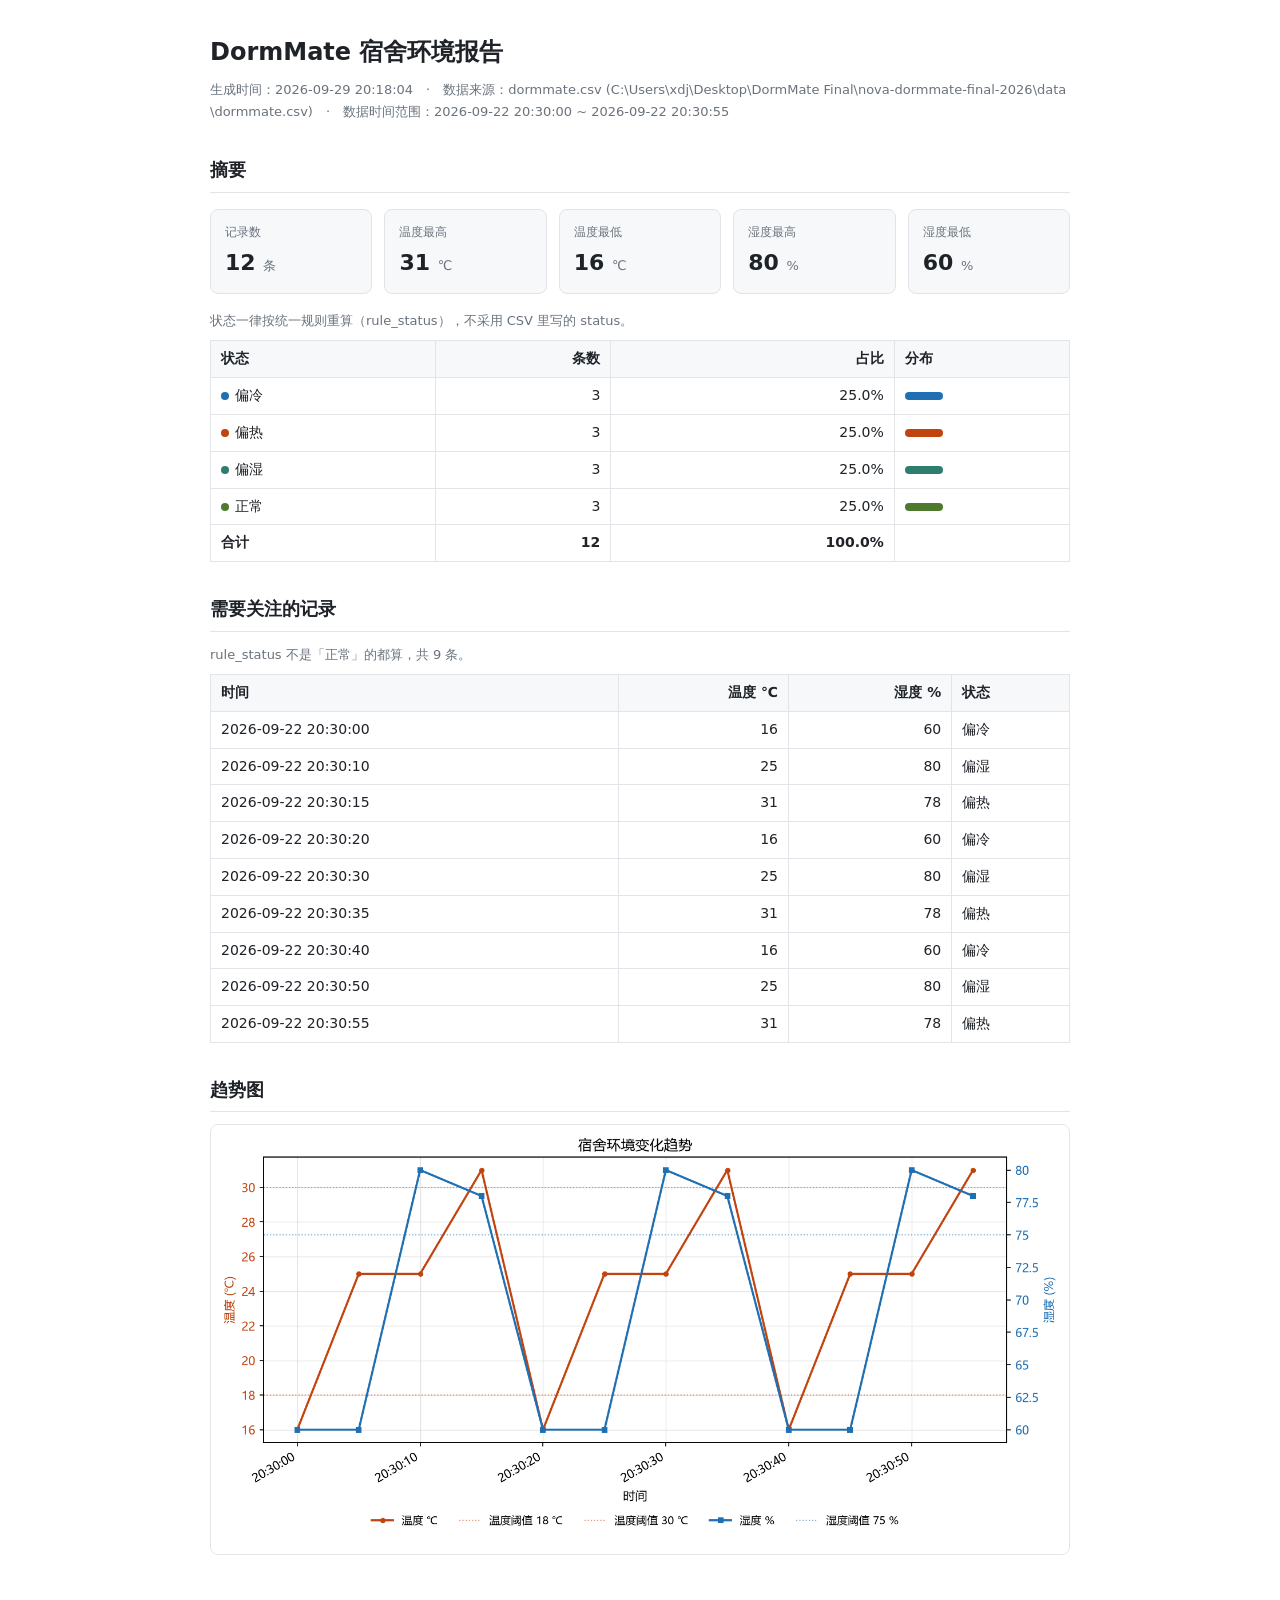
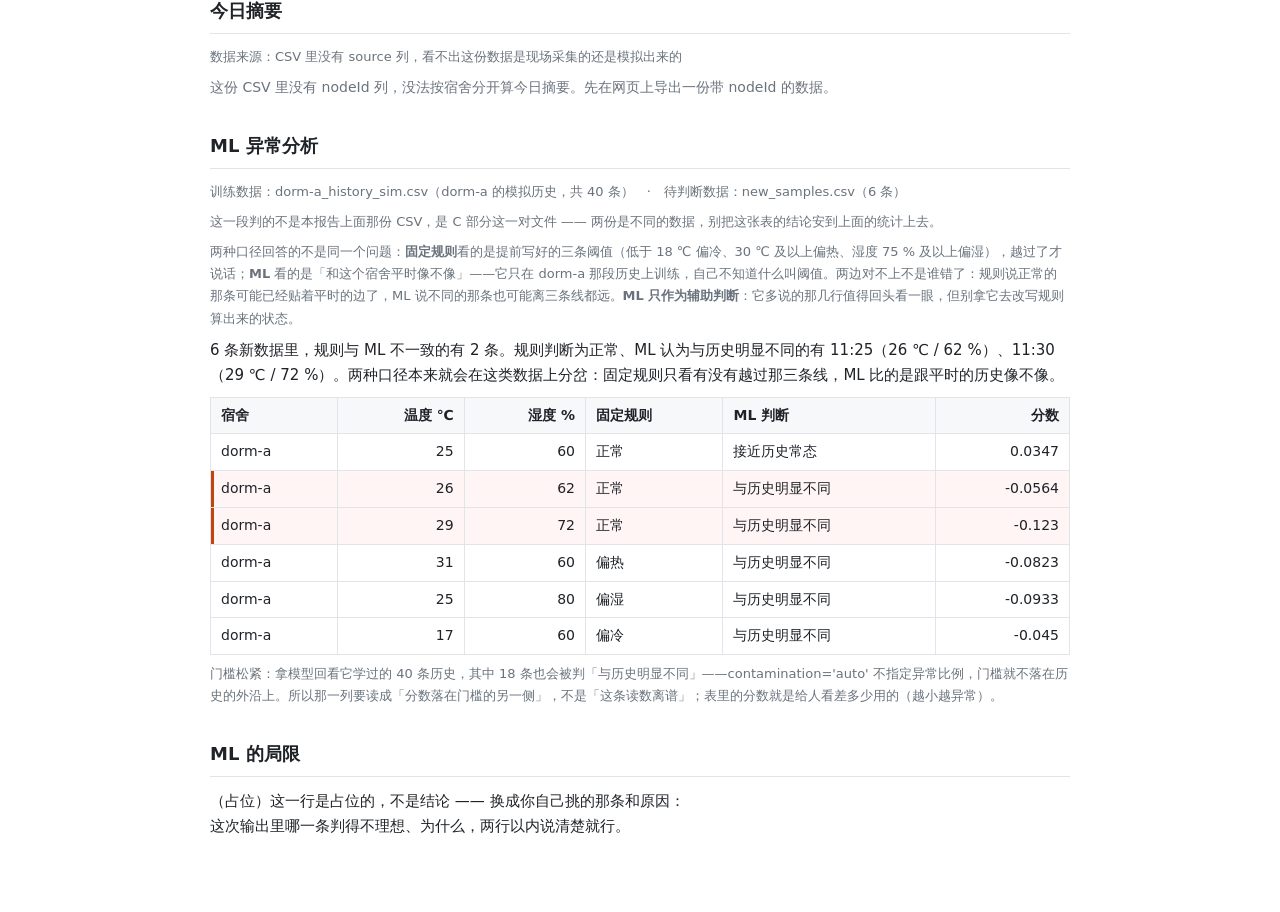
<file: report/report.html>
<!DOCTYPE html>
<html lang="zh-CN">
<head>
<meta charset="utf-8">
<meta name="viewport" content="width=device-width, initial-scale=1">
<title>DormMate 宿舍环境报告</title>
<style>
:root { --ink: #1f2328; --muted: #6a737d; --line: #e1e4e8; --panel: #f6f8fa; }
* { box-sizing: border-box; }
body {
  max-width: 900px; margin: 0 auto; padding: 32px 20px 64px;
  font: 15px/1.7 "Microsoft YaHei", "Segoe UI", system-ui, sans-serif;
  color: var(--ink); background: #fff;
}
h1 { margin: 0 0 6px; font-size: 24px; }
h2 { margin: 32px 0 12px; padding-bottom: 6px; font-size: 18px;
     border-bottom: 1px solid var(--line); }
p { margin: 8px 0; }
.meta { margin: 0; color: var(--muted); font-size: 13px; }
.path { word-break: break-all; }
.note { color: var(--muted); font-size: 13px; }
.empty { color: var(--muted); font-size: 14px; }
.cards { display: flex; flex-wrap: wrap; gap: 12px; margin: 16px 0; }
.card { flex: 1 1 150px; padding: 12px 14px; background: var(--panel);
        border: 1px solid var(--line); border-radius: 8px; }
.card .label { display: block; color: var(--muted); font-size: 12px; }
.card .value { display: block; margin-top: 2px; font-size: 22px; font-weight: 600; }
.card .value small { font-size: 13px; font-weight: 400; color: var(--muted); }
table { width: 100%; margin: 8px 0; border-collapse: collapse; font-size: 14px; }
th, td { padding: 6px 10px; border: 1px solid var(--line); text-align: left; }
th { background: var(--panel); font-weight: 600; }
.num { text-align: right; font-variant-numeric: tabular-nums; }
.total td { font-weight: 600; }
.dot { display: inline-block; width: 8px; height: 8px; margin-right: 6px;
       border-radius: 50%; }
.bar { display: block; height: 8px; min-width: 3px; border-radius: 4px; }
.warn { padding: 10px 14px; margin: 16px 0; font-size: 14px; background: #fff5f5;
        border-left: 4px solid #C1440E; border-radius: 0 6px 6px 0; }
/* 两种口径说法不一致的行（ML 区块）。用的就是上面那条横幅的颜色 —— 报告里
   「要人多看一眼」只有这一个色，读者认色不认字也认得出来。 */
tr.mismatch td { background: #fff5f5; }
tr.mismatch td:first-child { box-shadow: inset 3px 0 0 #C1440E; }
img { max-width: 100%; height: auto; border: 1px solid var(--line);
      border-radius: 8px; }
@media print { body { max-width: none; } h2 { break-after: avoid; } }
</style>
</head>
<body>
<h1>DormMate 宿舍环境报告</h1>
<p class="meta">生成时间：2026-09-29 20:18:04　·　数据来源：dormmate.csv <span class="path">(C:\Users\xdj\Desktop\DormMate Final\nova-dormmate-final-2026\data\dormmate.csv)</span>　·　数据时间范围：2026-09-22 20:30:00 ~ 2026-09-22 20:30:55</p>
<section>
<h2>摘要</h2>
<div class="cards"><div class="card"><span class="label">记录数</span><span class="value">12 <small>条</small></span></div><div class="card"><span class="label">温度最高</span><span class="value">31 <small>℃</small></span></div><div class="card"><span class="label">温度最低</span><span class="value">16 <small>℃</small></span></div><div class="card"><span class="label">湿度最高</span><span class="value">80 <small>%</small></span></div><div class="card"><span class="label">湿度最低</span><span class="value">60 <small>%</small></span></div></div>
<p class="note">状态一律按统一规则重算（rule_status），不采用 CSV 里写的 status。</p>
<table><thead><tr><th>状态</th><th class="num">条数</th><th class="num">占比</th><th>分布</th></tr></thead><tbody><tr><td><span class="dot" style="background:#1F6FB2"></span>偏冷</td><td class="num">3</td><td class="num">25.0%</td><td><span class="bar" style="width:25.0%;background:#1F6FB2"></span></td></tr><tr><td><span class="dot" style="background:#C1440E"></span>偏热</td><td class="num">3</td><td class="num">25.0%</td><td><span class="bar" style="width:25.0%;background:#C1440E"></span></td></tr><tr><td><span class="dot" style="background:#2E7D6F"></span>偏湿</td><td class="num">3</td><td class="num">25.0%</td><td><span class="bar" style="width:25.0%;background:#2E7D6F"></span></td></tr><tr><td><span class="dot" style="background:#4E7A2E"></span>正常</td><td class="num">3</td><td class="num">25.0%</td><td><span class="bar" style="width:25.0%;background:#4E7A2E"></span></td></tr><tr class="total"><td>合计</td><td class="num">12</td><td class="num">100.0%</td><td></td></tr></tbody></table>
</section>
<section>
<h2>需要关注的记录</h2>
<p class="note">rule_status 不是「正常」的都算，共 9 条。</p><table>
<thead><tr>
<th>时间</th>
<th class="num">温度 ℃</th>
<th class="num">湿度 %</th>
<th>状态</th>
</tr></thead>
<tbody>
<tr>
<td>2026-09-22 20:30:00</td>
<td class="num">16</td>
<td class="num">60</td>
<td>偏冷</td>
</tr>
<tr>
<td>2026-09-22 20:30:10</td>
<td class="num">25</td>
<td class="num">80</td>
<td>偏湿</td>
</tr>
<tr>
<td>2026-09-22 20:30:15</td>
<td class="num">31</td>
<td class="num">78</td>
<td>偏热</td>
</tr>
<tr>
<td>2026-09-22 20:30:20</td>
<td class="num">16</td>
<td class="num">60</td>
<td>偏冷</td>
</tr>
<tr>
<td>2026-09-22 20:30:30</td>
<td class="num">25</td>
<td class="num">80</td>
<td>偏湿</td>
</tr>
<tr>
<td>2026-09-22 20:30:35</td>
<td class="num">31</td>
<td class="num">78</td>
<td>偏热</td>
</tr>
<tr>
<td>2026-09-22 20:30:40</td>
<td class="num">16</td>
<td class="num">60</td>
<td>偏冷</td>
</tr>
<tr>
<td>2026-09-22 20:30:50</td>
<td class="num">25</td>
<td class="num">80</td>
<td>偏湿</td>
</tr>
<tr>
<td>2026-09-22 20:30:55</td>
<td class="num">31</td>
<td class="num">78</td>
<td>偏热</td>
</tr>
</tbody>
</table>
</section>
<section>
<h2>趋势图</h2>
<img src="trend.png" alt="温度与湿度随时间的变化">
</section>
<section>
<h2>今日摘要</h2>
<p class="note">数据来源：CSV 里没有 source 列，看不出这份数据是现场采集的还是模拟出来的</p>
<p class="empty">这份 CSV 里没有 nodeId 列，没法按宿舍分开算今日摘要。先在网页上导出一份带 nodeId 的数据。</p>
</section>
<section>
<h2>ML 异常分析</h2>
<p class="note">训练数据：dorm-a_history_sim.csv（dorm-a 的模拟历史，共 40 条）　·　待判断数据：new_samples.csv（6 条）</p>
<p class="note">这一段判的不是本报告上面那份 CSV，是 C 部分这一对文件 —— 两份是不同的数据，别把这张表的结论安到上面的统计上去。</p>
<p class="note">两种口径回答的不是同一个问题：<strong>固定规则</strong>看的是提前写好的三条阈值（低于 18 ℃ 偏冷、30 ℃ 及以上偏热、湿度 75 % 及以上偏湿），越过了才说话；<strong>ML</strong> 看的是「和这个宿舍平时像不像」——它只在 dorm-a 那段历史上训练，自己不知道什么叫阈值。两边对不上不是谁错了：规则说正常的那条可能已经贴着平时的边了，ML 说不同的那条也可能离三条线都远。<strong>ML 只作为辅助判断</strong>：它多说的那几行值得回头看一眼，但别拿它去改写规则算出来的状态。</p>
<p>6 条新数据里，规则与 ML 不一致的有 2 条。规则判断为正常、ML 认为与历史明显不同的有 11:25（26 ℃ / 62 %）、11:30（29 ℃ / 72 %）。两种口径本来就会在这类数据上分岔：固定规则只看有没有越过那三条线，ML 比的是跟平时的历史像不像。</p>
<table>
<thead><tr>
<th>宿舍</th>
<th class="num">温度 ℃</th>
<th class="num">湿度 %</th>
<th>固定规则</th>
<th>ML 判断</th>
<th class="num">分数</th>
</tr></thead>
<tbody>
<tr>
<td>dorm-a</td>
<td class="num">25</td>
<td class="num">60</td>
<td>正常</td>
<td>接近历史常态</td>
<td class="num">0.0347</td>
</tr>
<tr class="mismatch">
<td>dorm-a</td>
<td class="num">26</td>
<td class="num">62</td>
<td>正常</td>
<td>与历史明显不同</td>
<td class="num">-0.0564</td>
</tr>
<tr class="mismatch">
<td>dorm-a</td>
<td class="num">29</td>
<td class="num">72</td>
<td>正常</td>
<td>与历史明显不同</td>
<td class="num">-0.123</td>
</tr>
<tr>
<td>dorm-a</td>
<td class="num">31</td>
<td class="num">60</td>
<td>偏热</td>
<td>与历史明显不同</td>
<td class="num">-0.0823</td>
</tr>
<tr>
<td>dorm-a</td>
<td class="num">25</td>
<td class="num">80</td>
<td>偏湿</td>
<td>与历史明显不同</td>
<td class="num">-0.0933</td>
</tr>
<tr>
<td>dorm-a</td>
<td class="num">17</td>
<td class="num">60</td>
<td>偏冷</td>
<td>与历史明显不同</td>
<td class="num">-0.045</td>
</tr>
</tbody>
</table>
<p class="note">门槛松紧：拿模型回看它学过的 40 条历史，其中 18 条也会被判「与历史明显不同」——contamination='auto' 不指定异常比例，门槛就不落在历史的外沿上。所以那一列要读成「分数落在门槛的另一侧」，不是「这条读数离谱」；表里的分数就是给人看差多少用的（越小越异常）。</p>
</section>
<section>
<h2>ML 的局限</h2>
<p>（占位）这一行是占位的，不是结论 —— 换成你自己挑的那条和原因：<br>这次输出里哪一条判得不理想、为什么，两行以内说清楚就行。</p>
</section>
</body>
</html>
</file>
<file: dashboard/style.css>
/* DormMate 多节点 Dashboard
   颜色以角色（role）命名，深浅色只在这里切换，下面各组件只引用角色。
   这套 token 和 web/style.css 是同一套，两个页面的卡片配色因此保持一致。 */

:root {
  color-scheme: light;

  /* 版面与墨色 */
  --page:           #f9f9f7;
  --surface-1:      #fcfcfb;
  --text-primary:   #0b0b0b;
  --text-secondary: #52514e;
  --text-muted:     #898781;
  --hairline:       #e1e0d9;
  --border:         rgba(11, 11, 11, 0.10);
  --focus:          #2a78d6;   /* 输入框聚焦环，纯 UI 用色，不代表任何状态 */

  /* 状态色：固定四档，不随主题变化，永远配图标 + 文字，不靠颜色单独表意 */
  --status-good:     #0ca30c;  /* 正常 */
  --status-warning:  #fab219;  /* 偏冷 */
  --status-serious:  #ec835a;  /* 偏湿 */
  --status-critical: #d03b3b;  /* 偏热 */

  /* 图表序列色。状态色是保留色，不能拿来当序列色，所以另起两个色相。
     这两组值跑过 dataviz 的 validate_palette.js：OKLCH 亮度带、色度下限、
     色觉模拟（protan/deutan）分离度、与 --surface-1 的对比度全部通过。
     改之前先重跑校验，别凭眼睛挑。 */
  --chart-temp:     #2a78d6;
  --chart-humidity: #c9407f;
  --chart-grid:     rgba(11, 11, 11, 0.08);   /* 网格要退到背景里 */

  /* 字体不随深浅色变，只在 :root 定义一次 */
  --font-sans: -apple-system, BlinkMacSystemFont, "Segoe UI", "PingFang SC",
               "Microsoft YaHei", sans-serif;
  --font-mono: ui-monospace, SFMono-Regular, Menlo, Consolas, monospace;
}

@media (prefers-color-scheme: dark) {
  :root {
    color-scheme: dark;
    --page:           #0d0d0d;
    --surface-1:      #1a1a19;
    --text-primary:   #ffffff;
    --text-secondary: #c3c2b7;
    --text-muted:     #898781;
    --hairline:       #2c2c2a;
    --border:         rgba(255, 255, 255, 0.10);
    --focus:          #3987e5;

    /* 深色不是把浅色翻转，是各模式各取一档，同样跑过校验 */
    --chart-temp:     #4a8fe0;
    --chart-humidity: #c05c8e;
    --chart-grid:     rgba(255, 255, 255, 0.10);
  }
}

* { box-sizing: border-box; }

body {
  margin: 0;
  background: var(--page);
  color: var(--text-primary);
  font-family: var(--font-sans);
  font-size: 15px;
  line-height: 1.6;
}

.wrap {
  max-width: 1100px;
  margin: 0 auto;
  padding: 32px 20px 64px;
}

code, .mono {
  font-family: var(--font-mono);
  font-size: 0.92em;
}

code {
  padding: 1px 5px;
  background: var(--surface-1);
  border: 1px solid var(--hairline);
  border-radius: 5px;
}

/* ---------- 顶栏 ---------- */

.top {
  display: flex;
  flex-wrap: wrap;
  gap: 16px;
  align-items: flex-start;
  justify-content: space-between;
  margin-bottom: 24px;
}

.top h1 {
  margin: 0;
  font-size: 24px;
  font-weight: 650;
}

.sub {
  margin: 4px 0 0;
  font-size: 13px;
  color: var(--text-muted);
}

.top-actions {
  display: flex;
  gap: 10px;
  align-items: center;
}

button {
  font: inherit;
  cursor: pointer;
  border-radius: 9px;
  border: 1px solid transparent;
  padding: 9px 16px;
  transition: background-color 120ms ease, border-color 120ms ease;
}

button:focus-visible {
  outline: 2px solid var(--focus);
  outline-offset: 2px;
}

.primary {
  background: var(--text-primary);
  color: var(--page);
  font-weight: 600;
}

.primary:hover { opacity: 0.88; }

.ghost {
  background: var(--surface-1);
  color: var(--text-secondary);
  border-color: var(--hairline);
}

.ghost:hover {
  color: var(--text-primary);
  border-color: var(--text-muted);
}

/* ---------- 连接状态 ---------- */

/* 和 web/style.css 里的 .conn 是同一套：class 名、状态变量都一致，
   两个页面看起来才像一套东西。
   这里确实借用了状态色（黄=连接中、绿=已连接、红=失败）。状态色本来说好是
   保留给环境状态的，但这一处在顶栏，离下面那三张状态卡很远，不会被误读成
   「这个宿舍偏冷」—— 而且网页那边已经这么用了，改成另一套反而两边不像。 */
.conn {
  display: inline-flex;
  align-items: center;
  gap: 7px;
  padding: 5px 12px;
  border: 1px solid var(--border);
  border-radius: 999px;
  background: var(--surface-1);
  font-size: 13px;
  color: var(--text-secondary);
  white-space: nowrap;
}

.conn-dot {
  width: 7px;
  height: 7px;
  border-radius: 50%;
  background: var(--status-warning);   /* 默认 = 连接中 */
}

.conn--on  .conn-dot { background: var(--status-good); }
.conn--off .conn-dot { background: var(--status-critical); }

/* core 心跳那一条（Phase9 D4）。和上面的 .conn 并排，所以样式上要一眼分得出
   是两件事：这条**不带圆点**（圆点已经成了「连接」那个意思），靠颜色和边框虚线
   区分。

   ★ 文字本身说了算，颜色只是辅助 —— stale 那一句写的是「core 没声了：……」，
   去掉颜色照样读得懂。色觉障碍、黑白打印、强制高对比模式下都还在。 */
.core-hint {
  padding: 5px 12px;
  border: 1px dashed var(--border);
  border-radius: 999px;
  font-size: 13px;
  color: var(--text-secondary);
  white-space: nowrap;
}

/* 还没收到快照 / 心跳被关掉：不表态，用中性色。**不是**红色 ——
   「还没收到」和「收到了但很旧」是两件事，后者才是要报警的那一种。 */
.core-hint--live  { color: var(--text-secondary); border-color: var(--border); }
.core-hint--stale {
  color: var(--status-critical);
  border-color: var(--status-critical);
  border-style: solid;
}

.sub code {
  font-size: 12px;
  color: var(--text-secondary);
}

/* ---------- 当前重点一行（Step 8-3｜B4） ---------- */

/* 顶部这块面板里只有一行的位置。它是页面上第一块东西，所以不再额外留上边距；
   下边距由 .panel 自己带（见上面 .panel 那条）。 */
.focus-panel {
  display: flex;
  flex-direction: column;
  gap: 10px;
}

/* 那一行和「语音提醒」按钮并排。按钮 flex:0 0 auto，不管左边那句话有多长，
   它都待在右上角 —— 位置固定的按钮才找得快。 */
.focus-row {
  display: flex;
  align-items: center;
  gap: 12px;
}

.focus-row .focus-slot { flex: 1 1 auto; min-width: 0; }

/* 念的是哪一句。用弱色、小一号：它是给「没听见」或「想确认」的人看的，
   不是每时每刻都要占注意力的东西。空着的时候不占高度。 */
.speak-note {
  margin: 0;
  font-size: 13px;
  line-height: 1.6;
  color: var(--text-secondary);
}

.speak-note:empty { display: none; }

/* 全正常时是个 <p>，有优先节点时是个 <button>。
   两者共用这套外观 —— 换的只是能不能点，不是整块版面的样子；
   版面一跳，看的人会以为出了什么事。 */
.focus {
  --c: var(--text-muted);   /* 全正常（以及未识别状态）时的兜底 */
  display: flex;
  flex-wrap: wrap;
  align-items: baseline;
  gap: 4px 12px;
  width: 100%;
  margin: 0;
  padding: 14px 18px;
  text-align: left;
  background: var(--surface-1);
  border: 1px solid var(--hairline);
  border-left: 4px solid var(--c);
  border-radius: 12px;
}

/* 只给按钮加悬停，别让那个 <p> 也像能点 */
button.focus:hover { border-color: var(--text-muted); }

/* 已经在看这个节点了。用的是和卡片选中**一模一样**的中性描边 ——
   「选中」和「这个宿舍在报警」是两件事，描边要是跟着 --c 走，
   这两件事就变成同一个视觉信号了。 */
.focus.is-active {
  border-color: var(--text-primary);
  box-shadow: 0 0 0 1px var(--text-primary) inset;
}

/* 「当前重点」这个标签。和卡片上那个「查看中」同一套做法：
   黑底白字的小胶囊，不靠颜色单独表意。 */
.focus-tag {
  flex: 0 0 auto;
  padding: 2px 9px;
  border-radius: 999px;
  background: var(--text-primary);
  color: var(--page);
  font-size: 11px;
  font-weight: 600;
}

/* 状态图标（太阳 / 雪花 / 水滴 / 对勾）。
   8-3 把「偏热」那两个字从这一行里去掉了（分工），但**颜色不能就此单独表意** ——
   所以留着这个图标：形状本身就把四种状态区分开了，颜色只是让它在三步之外
   也能被看见。和卡片、和 7-1 那条栏用的是同一套 ICONS。

   align-self: center 是必须的：这一行是 baseline 对齐（标签、正文、右端那三个字
   要坐在同一条基线上），而 SVG 的基线在它自己的底边，按基线摆会整个往下栽。 */
.focus-icon {
  flex: 0 0 auto;
  align-self: center;
  display: inline-flex;
  color: var(--c);
}

/* 全正常时标签退成灰的：这条不是警报，别抢注意力 */
.focus--calm .focus-tag {
  background: var(--page);
  color: var(--text-muted);
  border: 1px solid var(--hairline);
}

/* flex: 1 让右边那个「查看详情」一直贴到最右边，不管这句原因有多长 */
.focus-text {
  flex: 1 1 auto;
  min-width: 0;
  font-size: 14px;
  color: var(--text-primary);
}

.focus--calm .focus-text { color: var(--text-secondary); }

.focus-state {
  flex: 0 0 auto;
  font-size: 13px;
  font-weight: 600;
  color: var(--text-muted);
  white-space: nowrap;
}

.focus.is-active .focus-state { color: var(--text-primary); }

/* 第二行起：core 给的那句理由，以及「这个焦点是谁点的」。
   两者都占满整行（flex-basis: 100%）—— 它们是给第一行那句话作注的，
   跟着右边那个「查看详情」挤在同一行会被压成一条读不下去的长句。 */
.focus-reason,
.focus-cross {
  flex: 1 1 100%;
  min-width: 0;
  font-size: 13px;
  line-height: 1.55;
  color: var(--text-secondary);
}

/* 「谁发的 focus」比那句理由再淡一档、再小一档：它是**来路**，不是**依据**。
   演示的时候这两行要分得清 —— 上面那行是「为什么是它」（数据说的），
   下面那行是「谁点的」（人点的），两者说的不是同一件事。 */
.focus-cross {
  font-size: 12px;
  color: var(--text-muted);
}

/* ---------- 节点卡片 ---------- */

.cards {
  display: grid;
  grid-template-columns: repeat(auto-fit, minmax(240px, 1fr));
  gap: 14px;
  margin-bottom: 28px;
}

/* 还没收到 core 快照时，网格里那一段说明。
   grid-column: 1 / -1 是必须的 —— 不写的话它会被当成第一格，
   挤在左边那 240px 里，右边空出两格看着像卡片没画出来。 */
.cards-empty {
  grid-column: 1 / -1;
  margin: 0;
  padding: 28px 20px;
  text-align: center;
  font-size: 13px;
  line-height: 1.7;
  color: var(--text-muted);
  background: var(--surface-1);
  border: 1px dashed var(--hairline);
  border-radius: 12px;
}

/* 卡片本身就是按钮：整张可点，键盘也能 Tab 到。所以要把按钮的默认样式清掉 */
.card {
  --c: var(--text-muted);   /* 未识别状态时的兜底 */
  position: relative;
  display: flex;
  flex-direction: column;
  gap: 14px;
  padding: 18px;
  text-align: left;
  background: var(--surface-1);
  border: 1px solid var(--hairline);
  border-left: 4px solid var(--c);
  border-radius: 12px;
}

.card:hover { border-color: var(--text-muted); }

/* 当前正在查看的节点。描边刻意用中性墨色而不是 --c：--c 是状态色，
   拿它描边会让「选中」和「这个节点在报警」变成同一件事，分不出来。
   所以选中用中性描边 + 一个写着字的标签（不靠颜色单独表意）。 */
.card.is-active {
  border-color: var(--text-primary);
  box-shadow: 0 0 0 1px var(--text-primary) inset;
}

.card.is-active .node-name::after {
  content: "查看中";
  margin-left: 8px;
  padding: 1px 7px;
  border-radius: 999px;
  background: var(--text-primary);
  color: var(--page);
  font-family: var(--font-sans);
  font-size: 11px;
  font-weight: 600;
  vertical-align: 2px;
}

.card.is-empty {
  border-left-color: var(--hairline);
  color: var(--text-muted);
}

.card-head {
  display: flex;
  align-items: center;
  justify-content: space-between;
  gap: 10px;
}

.node-name {
  font-size: 17px;
  font-weight: 650;
  font-family: var(--font-mono);
}

.badge {
  display: inline-flex;
  align-items: center;
  gap: 6px;
  padding: 3px 10px;
  border-radius: 999px;
  background: color-mix(in srgb, var(--c) 12%, transparent);
  color: var(--c);
  font-size: 13px;
  font-weight: 600;
  white-space: nowrap;
}

.badge svg { display: block; }

.badge--wait {
  --c: var(--text-muted);
  background: var(--page);
  font-weight: 500;
}

.tiles {
  display: grid;
  grid-template-columns: 1fr 1fr;
  gap: 10px;
}

.tile-label {
  display: block;
  font-size: 12px;
  color: var(--text-muted);
}

.tile-value {
  font-size: 26px;
  font-weight: 600;
  line-height: 1.25;
}

.tile-unit {
  margin-left: 2px;
  font-size: 14px;
  font-style: normal;
  font-weight: 500;
  color: var(--text-muted);
}

.card-foot,
.card-wait {
  font-size: 12px;
  color: var(--text-muted);
}

/* 卡片上的处理状态（「处理中｜风扇已开启」）。
   刻意**不用**状态色：状态色是保留给环境状态的（那枚 badge 已经用掉了），
   再拿它标处理进度，同一个卡片上就有两种东西在抢同一个颜色信号。
   这里用中性墨色 + 一个左边的小竖线，够醒目又不冒充状态。 */
.card-action {
  padding-left: 9px;
  border-left: 2px solid var(--text-primary);
  font-size: 12px;
  font-weight: 600;
  color: var(--text-secondary);
}

/* 状态四档。class 名和 web/style.css 一致 */
.is-good     { --c: var(--status-good); }
.is-warning  { --c: var(--status-warning); }
.is-serious  { --c: var(--status-serious); }
.is-critical { --c: var(--status-critical); }
.is-unknown  { --c: var(--text-muted); }

/* ---------- 处理动作 ---------- */

/* 按钮 + 旁边那行字。和 .panel-head 一样会换行：字号不变、窄屏时文字
   掉到按钮下面，而不是把那行字挤成竖着的一列。 */
.action-bar {
  display: flex;
  flex-wrap: wrap;
  align-items: center;
  gap: 8px 14px;
  margin-bottom: 16px;
}

/* 按不动的时候说明白为什么。只降不透明度的话，浅色底上还是像能点，
   所以连光标一起换掉 —— 光标的形状是「这个能不能按」最直接的信号。 */
.action-bar button:disabled {
  opacity: 0.42;
  cursor: not-allowed;
}

.action-state {
  flex: 1 1 auto;
  min-width: 0;
  font-size: 13px;
  color: var(--text-secondary);
}

/* ---------- 面板 ---------- */

.panel {
  padding: 20px;
  margin-bottom: 28px;
  background: var(--surface-1);
  border: 1px solid var(--hairline);
  border-radius: 14px;
}

.panel-head {
  display: flex;
  flex-wrap: wrap;
  gap: 8px 14px;
  align-items: baseline;
  justify-content: space-between;
  margin-bottom: 16px;
}

.panel-head h2 {
  margin: 0;
  font-size: 17px;
  font-weight: 650;
}

#detail-node {
  font-family: var(--font-mono);
  color: var(--focus);
}

.count,
.note {
  font-size: 12px;
  color: var(--text-muted);
}

/* 「ML 辅助判断」那段结论（Step 9-3 进阶项）。比 .note 大一号：它是那一块的
   正话，读的是那一句，下面那行小字才说明它打哪儿来。
   左边那道竖线是「这一句是别处算的」的记号 —— 同一段字 report.html 里也有
   一份，两个地方长得像一点，看的人更容易认出是同一句话。 */
.ml-text {
  margin: 0 0 8px;
  padding-left: 12px;
  border-left: 3px solid var(--hairline);
  font-size: 14px;
  line-height: 1.7;
}

/* 紧跟结论那行说明。`.note` 只管字号和颜色，`<p>` 自己的上下边距还留着，
   这里去掉 —— 上面那句和它是同一段话的两半，不该被一段空白隔开。
   （空着的时候不留高度，和 `.speak-note` 一个处理。） */
.ml-text + .note {
  margin: 0;
}

.ml-text + .note:empty { display: none; }

.chart-note:empty { display: none; }

/* 「那条指令发给 core 没有」（Step D3 收尾）。空着就整行不出现 —— 没按过按钮
   的时候它在页面上不该占位置。它紧跟操作栏，所以自带的上边距要收掉，
   否则按钮和趋势图之间会多出一段空。 */
.cmd-note:empty { display: none; }

.cmd-note {
  margin: -6px 0 14px;
}

.chart-note.is-error {
  padding: 10px 14px;
  margin: 0 0 14px;
  background: color-mix(in srgb, var(--status-critical) 8%, transparent);
  border-left: 3px solid var(--status-critical);
  border-radius: 8px;
  color: var(--status-critical);
}

/* ---------- 3D 视图 ---------- */

.scene-box { margin: 0 0 20px; }

.scene-box figcaption {
  margin-bottom: 8px;
  font-size: 13px;
  font-weight: 600;
  color: var(--text-secondary);
}

/* 三条和 three/index.html 里 #scene 那份一样，理由也一样：
   高度必须是确定的（读不到 clientHeight 就算不出宽高比）、
   overflow: hidden（setSize 和容器差一像素就会顶出滚动条）、
   position: relative（下面 .scene-label 靠它定位）。
   高度用固定值而不是 vh：它嵌在面板里，跟着视口高矮变的话，
   图表会被挤得忽上忽下。

   max-width 是为了画幅比例：相机是 scene.js 里定死的（位置 + 竖直张角 50°），
   容器越扁，房间在画面里占的比例越小 —— 铺满整个面板（约 1000×380）时
   房间只占中间一小块，四周全是空地面。760/380 ≈ 2:1，
   和 three/index.html 那个 60vh 的画幅基本一致，同一个相机在两边看到的构图就一样。 */
#scene3d {
  position: relative;
  overflow: hidden;
  height: 380px;
  max-width: 760px;
  background: #ececea;
  border: 1px solid var(--hairline);
  border-radius: 10px;
}

/* setLabel 写字的覆盖层，由 three/scene.js 建出来挂进 #scene3d。
   和 three/index.html 里那份是同一套样式，这里各留一份：两个页面互不依赖。

   这里用主题变量而不是写死的色值 —— 看板有深色模式，覆盖层得跟着变；
   three/ 那个页面没有深色模式，所以那边是写死的。

   pointer-events: none 是关键：不写的话这层会吃掉鼠标事件。 */
.scene-label {
  position: absolute;
  top: 12px;
  left: 12px;
  pointer-events: none;
  padding: 6px 11px;
  font-size: 12px;
  line-height: 1.5;
  color: var(--text-primary);
  background: color-mix(in srgb, var(--surface-1) 86%, transparent);
  border: 1px solid var(--hairline);
  border-radius: 8px;
  backdrop-filter: blur(3px);
}

/* 这台设备没有 WebGL 时，scene.js 会把原因写进容器里（见那边的 try/catch） */
.scene-error {
  margin: 0;
  padding: 20px;
  font-size: 13px;
  line-height: 1.8;
  color: var(--status-critical);
}

/* ---------- 图表 ---------- */

.charts {
  display: grid;
  grid-template-columns: repeat(auto-fit, minmax(300px, 1fr));
  gap: 20px;
}

.chart-box {
  margin: 0;
}

.chart-box figcaption {
  margin-bottom: 8px;
  font-size: 13px;
  font-weight: 600;
  color: var(--text-secondary);
}

/* Chart.js 用 maintainAspectRatio:false 时，画布会撑满父元素，
   所以父元素必须有个确定的高度，否则高度塌成 0。 */
.chart-canvas {
  position: relative;
  height: 240px;
}

.charts.is-broken .chart-canvas {
  display: grid;
  place-items: center;
  border: 1px dashed var(--hairline);
  border-radius: 10px;
  color: var(--text-muted);
  font-size: 13px;
}

.charts.is-broken .chart-canvas::after { content: "图表未加载"; }

/* ---------- 消息日志 ---------- */

.table-wrap {
  overflow-x: auto;
  border: 1px solid var(--hairline);
  border-radius: 10px;
}

table {
  width: 100%;
  border-collapse: collapse;
  font-size: 13px;
}

th, td {
  padding: 9px 12px;
  text-align: left;
  border-bottom: 1px solid var(--hairline);
  white-space: nowrap;
}

td:last-child { white-space: normal; }

th {
  font-size: 12px;
  font-weight: 600;
  color: var(--text-muted);
  background: var(--page);
}

tbody tr:last-child td { border-bottom: none; }

.log-empty {
  padding: 22px 12px;
  text-align: center;
  color: var(--text-muted);
}

.level {
  display: inline-block;
  padding: 1px 8px;
  border-radius: 999px;
  font-size: 12px;
  font-weight: 600;
}

.level--ok {
  background: color-mix(in srgb, var(--status-good) 12%, transparent);
  color: var(--status-good);
}

.level--warn {
  background: color-mix(in srgb, var(--status-warning) 18%, transparent);
  color: #8a5a00;
}

.level--error {
  background: color-mix(in srgb, var(--status-critical) 12%, transparent);
  color: var(--status-critical);
}

/* 有问题的行整行淡淡染一下，扫一眼就能找到 */
.log-row--warn  { background: color-mix(in srgb, var(--status-warning) 6%, transparent); }
.log-row--error { background: color-mix(in srgb, var(--status-critical) 6%, transparent); }

@media (prefers-color-scheme: dark) {
  .level--warn { color: var(--status-warning); }
}

/* ---------- 事件记录（Step 7-4） ---------- */

/* 「优先关注」和「处理动作」这两列放的是「时间 + 一句原因」，原因可以有
   二十来个字。全局那条 th,td{white-space:nowrap} 会把它撑成一条长线，
   整张表就得横向滚 —— 这两列允许换行。
   其它列（时间、节点名、问题、结果）仍然 nowrap：它们本来就短，
   从中间断开只会更难读。 */
.ev-cell {
  white-space: normal;
  min-width: 180px;
  max-width: 300px;
}

/* 原因比时间淡一档、小一档，而且另起一行。
   它是解释不是数据 —— 压在时间下面，眼睛才先看到「什么时候」、
   再看到「为什么」；挤在同一行里两个都读不痛快。 */
.ev-reason {
  display: block;
  margin-top: 2px;
  font-size: 12px;
  line-height: 1.45;
  color: var(--text-muted);
}

/* 还没发生的格子。用一个破折号而不是留空：
   留空看着像「这一列没数据/加载失败」，破折号是「这里本来就没有」。 */
.ev-none {
  color: var(--text-muted);
}

/* 结果那格。和 .level 同一套做法：小胶囊。
   「已恢复」和「进行中」都是**写着字**的，不是只靠颜色区分 ——
   色觉障碍、黑白打印、系统强制高对比模式下都还得能读出来。 */
.ev-result {
  display: inline-block;
  padding: 1px 8px;
  border-radius: 999px;
  font-size: 12px;
  font-weight: 600;
}

.ev-result--done {
  background: color-mix(in srgb, var(--status-good) 12%, transparent);
  color: var(--status-good);
}

/* 还没结案的那条用中性灰，不用状态色：它说的是「还没有结论」，
   不是某一档环境状态。染成黄的会让人以为它自己代表一种天气。 */
.ev-result--open {
  background: var(--page);
  color: var(--text-muted);
  border: 1px solid var(--hairline);
}

/* ---------- 被拒绝消息（Step E3-2） ---------- */

/* 原因那格。core 一次可能给出好几条理由（topic 形状不对 + JSON 解析失败），
   所以是**一列小胶囊**而不是一句话；每条各自成一个，读的人一眼数得清楚
   这一条报文错在哪几处。 */
.rj-reasons {
  white-space: normal;      /* 和事件表那两列同理：这里放的是句子，不是数据 */
  min-width: 160px;
  max-width: 260px;
}

.rj-reason {
  display: inline-block;
  margin: 0 4px 4px 0;
  padding: 1px 8px;
  border-radius: 999px;
  font-size: 12px;
  font-weight: 600;
  /* 用警告色而不是错误色：core 拒收一条消息是**正常工作**（D4 就是专门
     演示这件事的），不是系统出了故障。整块染红会让人以为哪里崩了。 */
  background: color-mix(in srgb, var(--status-warning) 12%, transparent);
  color: var(--status-warning);
}

/* 原文。等宽字体 + 允许换行 + 保留空白：
   「哪里写错了」全靠这一格，而坏报文里最常见的就是空格、引号、少一个花括号
   —— 用比例字体显示并且把连续空格折成一个的话，错误正好被藏掉。
   `white-space: pre-wrap` 同时做到「按原样排版」和「长到出格就换行」，
   所以最长的那串也不会把整张表顶出横向滚动条。 */
.rj-payload {
  display: block;
  max-width: 420px;
  padding: 4px 8px;
  border-radius: 6px;
  background: var(--page);
  border: 1px solid var(--hairline);
  font-family: ui-monospace, SFMono-Regular, Menlo, Consolas, monospace;
  font-size: 12px;
  line-height: 1.5;
  white-space: pre-wrap;
  word-break: break-all;
  color: var(--text-secondary);
}

/* ---------- 实时 Rule-ML 对照（Phase8 D5） ---------- */

/* 两边判得不一样的行染一下。**和上面 .log-row--warn 是同一个做法**（整行淡染、
   不加左边那道竖条），所以看板上「该多看一眼的行」全是一个长相。

   用警告色不用错误色：规则和 ML 分家**不是故障**，它正是这一块要展示的现象 ——
   规则看的是「越没越线」，ML 看的是「像不像这个宿舍平时」，两者本来就会分家。
   染成红色会让人以为哪里坏了，接着去查一个根本不存在的 bug。 */
tbody tr.mlc-mismatch { background: color-mix(in srgb, var(--status-warning) 8%, transparent); }

/* ---------- 页脚 ---------- */


.foot {
  margin-top: 8px;
  font-size: 12px;
  line-height: 1.9;
  color: var(--text-muted);
}

@media (prefers-reduced-motion: reduce) {
  * { transition: none !important; animation: none !important; }
}
</file>
<file: mobile/style.css>
/* DormMate 移动端（Step E3-3）
   颜色 token 和 dashboard/style.css 是同一套 —— 两个屏幕放在一起看时，
   同一个状态必须是同一个颜色，否则现场会有人问「手机上怎么是黄的」。

   【这一份里为什么会出现四个状态词】
   `[data-status="偏热"]` 这种选择器里有中文，看着像把规则抄了一份，其实不是：
   这几个选择器**只决定颜色**，不产生状态。属主（mobile.js）把 core 发来的
   那个字符串原样写进 data-status，这里按字面挑一档配色 —— 认不出来的值
   （core 以后加了个新的，或者报文是坏的）落到底部那一档，字照常显示。
   换句话说：阈值（18 / 30 / 75）一个都不在这里，这里连「多少度算热」都不知道。 */

:root {
  color-scheme: light;

  --page:           #f9f9f7;
  --surface-1:      #fcfcfb;
  --text-primary:   #0b0b0b;
  --text-secondary: #52514e;
  --text-muted:     #898781;
  --hairline:       #e1e0d9;
  --border:         rgba(11, 11, 11, 0.10);

  /* 固定四档，不随主题变，永远配文字，不靠颜色单独表意 */
  --status-good:     #0ca30c;   /* 正常 */
  --status-warning:  #fab219;   /* 偏冷 */
  --status-serious:  #ec835a;   /* 偏湿 */
  --status-critical: #d03b3b;   /* 偏热 */

  /* 可点的东西最小 44px 高（苹果 / 谷歌都给的这条线）。
     手指按不准是手机上最常见的「页面坏了」—— 其实只是目标太小。 */
  --tap: 48px;

  --font-sans: -apple-system, BlinkMacSystemFont, "Segoe UI", "PingFang SC",
               "Microsoft YaHei", sans-serif;
  --font-mono: ui-monospace, SFMono-Regular, Menlo, Consolas, monospace;
}

@media (prefers-color-scheme: dark) {
  :root {
    color-scheme: dark;
    --page:           #0d0d0d;
    --surface-1:      #1a1a19;
    --text-primary:   #ffffff;
    --text-secondary: #c3c2b7;
    --text-muted:     #898781;
    --hairline:       #2c2c2a;
    --border:         rgba(255, 255, 255, 0.10);
  }
}

* { box-sizing: border-box; }

body {
  margin: 0;
  background: var(--page);
  color: var(--text-primary);
  font-family: var(--font-sans);
  font-size: 16px;   /* 手机上不小于 16px：小一号的字看着「精致」，读起来费眼 */
  line-height: 1.6;
  /* 页面本身不许左右晃 —— 一个横向能拖的页面，纵向滚动会跟着变别扭 */
  overflow-x: hidden;
}

code, .mono {
  font-family: var(--font-mono);
  font-size: 0.92em;
}

.wrap {
  max-width: 560px;   /* 比手机宽一点：横屏和折叠屏不至于拉成一条 */
  margin: 0 auto;
  /* 左右留出安全区（刘海屏横屏时那是被切掉的一块）；
     底部多留一点，别让最后一行压在浏览器的工具栏下面。 */
  padding: 16px calc(14px + env(safe-area-inset-left)) calc(32px + env(safe-area-inset-bottom))
           calc(14px + env(safe-area-inset-right));
}

/* ---------- 顶栏 ---------- */

.top {
  display: flex;
  align-items: center;
  justify-content: space-between;
  /* Phase9 D4 加的：core 心跳那一条在窄屏上要换到下一行去（见下面的
     .core-hint 的 flex-basis）。不换行的话它会硬挤在标题和连接状态之间，
     把「未连接」那句截断 —— 而排错时读的正是那句话。 */
  flex-wrap: wrap;
  gap: 8px 12px;
  margin-bottom: 14px;
}

.top h1 {
  margin: 0;
  font-size: 20px;
  font-weight: 650;
  letter-spacing: 0.2px;
}

.conn {
  display: inline-flex;
  align-items: center;
  gap: 7px;
  padding: 5px 12px;
  border: 1px solid var(--hairline);
  border-radius: 999px;
  background: var(--surface-1);
  color: var(--text-secondary);
  font-size: 13px;
}

.conn-dot {
  width: 8px;
  height: 8px;
  border-radius: 50%;
  background: var(--text-muted);
}

.conn--on { color: var(--text-primary); border-color: var(--text-muted); }
.conn--on .conn-dot { background: var(--status-good); }
.conn--pending .conn-dot { background: var(--status-warning); }
.conn--off .conn-dot { background: var(--status-critical); }

/* core 心跳那一条（Phase9 D4）。和 .conn 并排，样式上要一眼分得出是两件事：
   这条**不带圆点**（圆点已经成了「连接」那个意思），靠虚线边框和颜色区分。

   ★ 手机上它单独占一行：顶栏在窄屏上放不下两个胶囊，挤一起会把「未连接」
   那句截断 —— 而那句话正是排错时要读的。 */
.core-hint {
  flex-basis: 100%;
  order: 9;
  margin-top: 2px;
  padding: 4px 10px;
  border: 1px dashed var(--hairline);
  border-radius: 999px;
  font-size: 12px;
  color: var(--text-secondary);
}

/* 文字本身说了算，颜色只是辅助 —— stale 那句写的是「core 没声了：……」，
   去掉颜色照样读得懂。 */
.core-hint--stale {
  color: var(--status-critical);
  border-color: var(--status-critical);
  border-style: solid;
}

/* ---------- 大卡片（优先关注 / 跨端焦点） ---------- */

.big {
  --c: var(--text-muted);
  margin-bottom: 18px;
  padding: 16px 16px 14px;
  background: var(--surface-1);
  border: 1px solid var(--hairline);
  border-left: 5px solid var(--c);
  border-radius: 14px;
}

/* 整张卡片就是按钮（点它 = 把焦点切过去），所以要把按钮的默认样式清掉 */
.big-hit {
  display: block;
  width: 100%;
  min-height: var(--tap);
  padding: 0;
  text-align: left;
  background: none;
  border: 0;
  color: inherit;
  font: inherit;
  cursor: pointer;
  /* 手指按下去要有反馈。手机上没有 hover，唯一能给的即时反应就是这个。 */
  -webkit-tap-highlight-color: transparent;
}

.big-hit:active { opacity: 0.6; }

/* 状态色只染左边那条竖线和徽章 —— 整块底色跟着状态变的话，
   一条卡片会让整个屏幕的颜色都跳一下，看久了很累。
   属性写在**卡片那一层**（mobile.js 的 renderFocus 里那句 dataset.status）：
   第一版写成 `.big:has(.big-hit[data-status="偏热"])`，功能一样，但 :has()
   在旧一点的浏览器里整条规则会被丢掉 —— 而丢掉的正好是
   「偏热的卡片是红的」这件事，页面看着照常，没人会发现。 */
.big[data-status="正常"] { --c: var(--status-good); }
.big[data-status="偏冷"] { --c: var(--status-warning); }
.big[data-status="偏湿"] { --c: var(--status-serious); }
.big[data-status="偏热"] { --c: var(--status-critical); }

.big-tag {
  display: inline-block;
  margin-bottom: 8px;
  padding: 2px 9px;
  border-radius: 999px;
  background: var(--text-primary);
  color: var(--page);
  font-size: 11px;
  font-weight: 600;
}

.big-head {
  display: flex;
  align-items: baseline;
  flex-wrap: wrap;
  gap: 4px 10px;
}

.big-node {
  font-size: 26px;
  font-weight: 650;
  letter-spacing: 0.3px;
}

/* 状态徽章。**永远带字**（正常 / 偏热 / …）—— 颜色只是让它三步之外
   也看得见，不是唯一的信息来源。 */
.badge {
  padding: 2px 10px;
  border: 1px solid currentColor;
  border-radius: 999px;
  color: var(--c);
  font-size: 13px;
  font-weight: 600;
  white-space: nowrap;
}

.big-line {
  display: block;
  margin: 6px 0 0;
  color: var(--text-secondary);
  font-size: 14px;
}

.big-why, .big-cross {
  margin: 8px 0 0;
  font-size: 13px;
  line-height: 1.65;
  color: var(--text-secondary);
}

.big-cross { color: var(--text-muted); }

/* 「点这张卡片 = …」。弱色、小一号：它是教怎么用，不是每时每刻都要读的现状。 */
.big-hint {
  margin: 10px 0 0;
  padding-top: 9px;
  border-top: 1px solid var(--hairline);
  color: var(--text-muted);
  font-size: 12px;
}

/* 平静时候那张卡片不是按钮，所以 --c 不走状态色 */
.big--calm { --c: var(--text-muted); }
.big--calm .big-line { margin: 0; color: var(--text-secondary); font-size: 15px; }

/* ---------- 面板通用 ---------- */

.panel {
  margin-bottom: 18px;
  padding: 14px 16px;
  background: var(--surface-1);
  border: 1px solid var(--hairline);
  border-radius: 14px;
}

.panel-head {
  display: flex;
  align-items: baseline;
  justify-content: space-between;
  gap: 10px;
  margin: 0 0 10px;
  font-size: 14px;
  font-weight: 600;
}

.count, .note { color: var(--text-muted); font-size: 12px; font-weight: 400; }

/* ---------- 宿舍迷你列表 ---------- */

.nodes-empty {
  margin: 0;
  padding: 12px 0;
  color: var(--text-muted);
  font-size: 13px;
}

.node {
  --c: var(--text-muted);
  display: flex;
  align-items: center;
  gap: 10px;
  width: 100%;
  min-height: var(--tap);
  padding: 10px 12px;
  margin-bottom: 8px;
  text-align: left;
  background: var(--page);
  border: 1px solid var(--hairline);
  border-left: 4px solid var(--c);
  border-radius: 11px;
  color: inherit;
  font: inherit;
  cursor: pointer;
  -webkit-tap-highlight-color: transparent;
}

.node:last-child { margin-bottom: 0; }

.node:active { opacity: 0.6; }

/* 认不出来的状态落这一档：中性色，字照常显示 */
.node[data-status="正常"] { --c: var(--status-good); }
.node[data-status="偏冷"] { --c: var(--status-warning); }
.node[data-status="偏湿"] { --c: var(--status-serious); }
.node[data-status="偏热"] { --c: var(--status-critical); }

.node-name {
  flex: 0 0 auto;
  min-width: 62px;
  font-weight: 600;
}

.node-read {
  flex: 1 1 auto;
  color: var(--text-secondary);
  font-size: 13px;
  font-family: var(--font-mono);
}

/* 「待处理 / 处理中」—— 来自 core 的事件，不是这边判的 */
.node-flag {
  flex: 0 0 auto;
  padding: 1px 7px;
  border: 1px solid var(--hairline);
  border-radius: 999px;
  color: var(--text-secondary);
  font-size: 11px;
}

/* 「已离线 · 3 分钟」—— 离线提示（Phase9 D4）。
   和上面的 .node-flag 长得像但**颜色不同**：那个说的是「有人在办这件事」，
   这个说的是「这个宿舍的话已经停了」。用警示色，而且**文字本身就说全了**
   （带着时长），去掉颜色照样读得懂。 */
.node-offline {
  flex: 0 0 auto;
  padding: 1px 7px;
  border: 1px solid var(--status-critical);
  border-radius: 999px;
  color: var(--status-critical);
  font-size: 11px;
  white-space: nowrap;
}

/* 大卡片正在说的那个宿舍。用中性描边而不是状态色 —— 状态色是「它在报警」，
   描边是「我在看它」，两件事不能长成一个样子（和看板卡片选中同一条原则）。 */
.node.is-watching {
  border-color: var(--text-primary);
  box-shadow: 0 0 0 1px var(--text-primary) inset;
}

/* ---------- 处理动作 ---------- */

.action-bar {
  display: flex;
  align-items: center;
  flex-wrap: wrap;
  gap: 10px;
}

.primary {
  min-height: var(--tap);
  padding: 0 20px;
  background: var(--text-primary);
  border: 1px solid var(--text-primary);
  border-radius: 11px;
  color: var(--page);
  font: inherit;
  font-weight: 600;
  cursor: pointer;
  -webkit-tap-highlight-color: transparent;
}

.primary:active { opacity: 0.75; }

/* 按不动的时候必须看得出是「按不动」，而不是「坏了」——
   原因写在旁边那行字里（由 actionState 给，一个结论都不是这一页下的）。 */
.primary:disabled {
  background: var(--surface-1);
  border-color: var(--hairline);
  color: var(--text-muted);
  cursor: default;
}

.action-state {
  flex: 1 1 160px;
  color: var(--text-muted);
  font-size: 12px;
  line-height: 1.55;
}

.cmd-note {
  margin: 10px 0 0;
  color: var(--text-secondary);
  line-height: 1.6;
}

.cmd-note:empty { display: none; }

/* ---------- 消息日志 ---------- */

.log {
  margin: 0;
  padding: 0;
  list-style: none;
}

.log-empty { color: var(--text-muted); font-size: 13px; }

.log-row {
  display: flex;
  gap: 8px;
  padding: 5px 0;
  border-bottom: 1px solid var(--hairline);
  font-size: 12px;
  line-height: 1.5;
}

.log-row:last-child { border-bottom: 0; }

.log-time {
  flex: 0 0 auto;
  color: var(--text-muted);
  font-family: var(--font-mono);
}

.log-level { flex: 0 0 auto; color: var(--text-secondary); }
.log-row--warn .log-level { color: var(--status-warning); }
.log-row--error .log-level { color: var(--status-critical); }

.log-text {
  flex: 1 1 auto;
  color: var(--text-secondary);
  /* 手机上一条长报文不许把版面撑破：折行，不横向滚 */
  overflow-wrap: anywhere;
}

/* ---------- 页脚 ---------- */

.foot {
  margin-top: 20px;
  color: var(--text-muted);
  font-size: 12px;
  line-height: 1.75;
}
</file>
<file: web/style.css>
/* DormMate 看板样式
   颜色以角色（role）命名，深浅色只在这里切换，下面各组件只引用角色。 */

:root {
  color-scheme: light;

  /* 版面与墨色 */
  --page:           #f9f9f7;
  --surface-1:      #fcfcfb;
  --text-primary:   #0b0b0b;
  --text-secondary: #52514e;
  --text-muted:     #898781;
  --hairline:       #e1e0d9;
  --border:         rgba(11, 11, 11, 0.10);
  --focus:          #2a78d6;   /* 输入框聚焦环，纯 UI 用色，不代表任何状态 */

  /* 状态色：固定四档，不随主题变化，永远配图标 + 文字，不靠颜色单独表意 */
  --status-good:     #0ca30c;  /* 正常 */
  --status-warning:  #fab219;  /* 偏冷 */
  --status-serious:  #ec835a;  /* 偏湿 */
  --status-critical: #d03b3b;  /* 偏热 */
}

@media (prefers-color-scheme: dark) {
  :root:where(:not([data-theme="light"])) {
    color-scheme: dark;
    --page:           #0d0d0d;
    --surface-1:      #1a1a19;
    --text-primary:   #ffffff;
    --text-secondary: #c3c2b7;
    --text-muted:     #898781;
    --hairline:       #2c2c2a;
    --border:         rgba(255, 255, 255, 0.10);
    --focus:          #3987e5;
  }
}

:root[data-theme="dark"] {
  color-scheme: dark;
  --page:           #0d0d0d;
  --surface-1:      #1a1a19;
  --text-primary:   #ffffff;
  --text-secondary: #c3c2b7;
  --text-muted:     #898781;
  --hairline:       #2c2c2a;
  --border:         rgba(255, 255, 255, 0.10);
  --focus:          #3987e5;
}

* { box-sizing: border-box; }

body {
  margin: 0;
  background: var(--page);
  color: var(--text-primary);
  font-family: system-ui, -apple-system, "Segoe UI", "Microsoft YaHei", sans-serif;
  font-size: 15px;
  line-height: 1.5;
  -webkit-font-smoothing: antialiased;
}

.wrap {
  max-width: 1040px;
  margin: 0 auto;
  padding: 32px 20px 64px;
}

code {
  font-family: ui-monospace, Consolas, "Cascadia Mono", monospace;
  font-size: 0.9em;
  color: var(--text-secondary);
}

/* ---------- 顶栏 ---------- */

.top {
  display: flex;
  align-items: flex-start;
  justify-content: space-between;
  gap: 16px;
  flex-wrap: wrap;
}

h1 {
  margin: 0;
  font-size: 22px;
  font-weight: 600;
  letter-spacing: -0.01em;
}

.sub {
  margin: 4px 0 0;
  color: var(--text-secondary);
  font-size: 13px;
}

.top-actions {
  display: flex;
  align-items: center;
  gap: 10px;
}

.ghost {
  padding: 5px 12px;
  border: 1px solid var(--border);
  border-radius: 8px;
  background: var(--surface-1);
  color: var(--text-secondary);
  font: inherit;
  font-size: 13px;
  cursor: pointer;
}

.ghost:hover { color: var(--text-primary); }

.conn {
  display: inline-flex;
  align-items: center;
  gap: 7px;
  padding: 5px 12px;
  border: 1px solid var(--border);
  border-radius: 999px;
  background: var(--surface-1);
  font-size: 13px;
  color: var(--text-secondary);
}

.conn-dot {
  width: 7px;
  height: 7px;
  border-radius: 50%;
  background: var(--status-warning);
}

.conn--on  .conn-dot { background: var(--status-good); }
.conn--off .conn-dot { background: var(--status-critical); }

.meta {
  margin: 16px 0 20px;
  color: var(--text-muted);
  font-size: 13px;
}

.meta code { color: var(--text-secondary); }

/* ---------- 手动录入 ---------- */

.panel { margin-bottom: 28px; }

.manual {
  display: flex;
  align-items: flex-end;
  gap: 12px;
  flex-wrap: wrap;
}

.field {
  display: flex;
  flex-direction: column;
  gap: 6px;
}

.field label {
  color: var(--text-secondary);
  font-size: 13px;
}

.field input {
  width: 148px;
  padding: 8px 10px;
  border: 1px solid var(--border);
  border-radius: 8px;
  background: var(--surface-1);
  color: var(--text-primary);
  font: inherit;
  font-size: 14px;
}

.field input::placeholder { color: var(--text-muted); }

.field input:focus-visible {
  outline: 2px solid var(--focus);
  outline-offset: 1px;
  border-color: transparent;
}

.primary {
  padding: 8px 18px;
  border: 1px solid transparent;
  border-radius: 8px;
  background: var(--text-primary);
  color: var(--surface-1);
  font: inherit;
  font-size: 14px;
  font-weight: 600;
  cursor: pointer;
}

.primary:hover { opacity: 0.88; }

.primary:focus-visible {
  outline: 2px solid var(--focus);
  outline-offset: 2px;
}

/* 保留 min-height，出错时不会把下面内容顶下去 */
.form-error {
  margin: 10px 0 0;
  min-height: 18px;
  color: var(--status-critical);
  font-size: 13px;
}

/* 结果区：按状态带不同的 is-* class，卡片的颜色从这里的 --c 继承 */
.manual-result {
  --c: var(--text-muted);   /* 还没出结果时的兜底 */
  margin-top: 4px;
  max-width: 420px;
}

.manual-result .card {
  border-color: color-mix(in oklab, var(--c) 45%, transparent);
  background: color-mix(in oklab, var(--c) 8%, var(--surface-1));
}

.advice {
  margin: 14px 0 0;
  padding-top: 12px;
  border-top: 1px solid var(--hairline);
  color: var(--text-secondary);
  font-size: 13px;
}

/* ---------- 录入历史 ---------- */

.history { margin-top: 26px; }

.history-head {
  display: flex;
  align-items: center;
  justify-content: space-between;
  gap: 12px;
  margin-bottom: 10px;
  flex-wrap: wrap;
}

.history-head h3 {
  margin: 0;
  font-size: 13px;
  font-weight: 600;
}

/* 记录条数不设上限，但页面不能跟着无限变长：表格内部滚动，表头吸顶 */
.history .table-wrap {
  max-height: 320px;
  overflow-y: auto;
}

.history thead th {
  position: sticky;
  top: 0;
  background: var(--surface-1);
}

/* 一条记录都没有时的占位行 */
.history-empty {
  padding: 26px 16px;
  color: var(--text-muted);
  text-align: center;
}

/* ---------- 语音指令 ---------- */

.voice-actions {
  display: flex;
  align-items: center;
  gap: 12px;
  flex-wrap: wrap;
}

/* 正在收音：按钮换个说法（文字由 JS 改），再套一圈聚焦环。
   用 --focus 不用状态色 —— 那四档状态色是留给环境 status 的，
   「正在听」不是一种环境状态，借来用会让人以为页面在报警。 */
.primary.is-listening {
  outline: 2px solid var(--focus);
  outline-offset: 2px;
}

.voice-stage {
  display: grid;
  grid-template-columns: repeat(auto-fit, minmax(220px, 1fr));
  gap: 16px;
  margin-top: 14px;
}

.voice-box {
  padding: 12px 14px;
  border: 1px solid var(--border);
  border-radius: 12px;
  background: var(--surface-1);
}

.voice-label {
  color: var(--text-muted);
  font-size: 12px;
}

/* overflow-wrap 是给没有空格的长串兜底的：识别结果偶尔会是一长串
   英文或数字，不换行会把这块撑宽、把并排的另一块挤扁 */
.voice-text {
  margin: 6px 0 0;
  min-height: 22px;
  color: var(--text-primary);
  font-size: 14px;
  line-height: 1.5;
  overflow-wrap: anywhere;
}

/* 占位文案（还没说话 / 还没执行过）弱化，和真结果区分开 */
.voice-text.is-placeholder { color: var(--text-muted); }

.voice-hint {
  margin: 14px 0 0;
  color: var(--text-muted);
  font-size: 12px;
}

/* ---------- 现场快照 ---------- */

.camera-actions {
  display: flex;
  align-items: center;
  gap: 12px;
  flex-wrap: wrap;
}

/* 禁用态要看得出来。摄像头没打开时「拍照」就是灰的，
   这一条同时说明"还不能点"，比点了没反应强。 */
button:disabled {
  opacity: 0.45;
  cursor: not-allowed;
}

/* .primary:hover 的 opacity 会盖过上面那条，单独再说一次 */
.primary:disabled:hover { opacity: 0.45; }

.camera-stage {
  display: grid;
  grid-template-columns: repeat(auto-fit, minmax(260px, 1fr));
  gap: 16px;
  margin-top: 14px;
}

/* 预览和快照共用一个外框：并排时两块一样宽，看着是一对 */
.camera-box {
  margin: 0;
  border: 1px solid var(--border);
  border-radius: 12px;
  background: var(--surface-1);
  overflow: hidden;
}

/* 按原始比例显示，不裁不拉：预览里看到多少，拍下来就是多少。
   所以不用 object-fit: cover —— 裁掉的那部分会让两者对不上。 */
.camera-box video,
.camera-box img {
  display: block;
  width: 100%;
  height: auto;
}

/* 还没画面时的占位。min-height 让两块都空着时也一样高 */
.camera-hint {
  display: flex;
  align-items: center;
  justify-content: center;
  margin: 0;
  min-height: 180px;
  padding: 20px;
  color: var(--text-muted);
  font-size: 13px;
  text-align: center;
}

.camera-caption {
  padding: 8px 14px;
  border-top: 1px solid var(--hairline);
  color: var(--text-muted);
  font-size: 12px;
  font-variant-numeric: tabular-nums;
}

/* ---------- 节点卡片 ---------- */

.cards {
  display: grid;
  grid-template-columns: repeat(auto-fill, minmax(300px, 1fr));
  gap: 16px;
}

.card {
  --c: var(--text-muted);   /* 未识别状态时的兜底 */
  padding: 18px 20px 16px;
  border: 1px solid var(--border);
  border-radius: 12px;
  background: var(--surface-1);
}

.card--fresh { animation: fresh 700ms ease-out; }

@keyframes fresh {
  from { box-shadow: 0 0 0 2px color-mix(in oklab, var(--c) 45%, transparent); }
  to   { box-shadow: 0 0 0 2px transparent; }
}

@media (prefers-reduced-motion: reduce) {
  .card--fresh { animation: none; }
}

.card-head {
  display: flex;
  align-items: center;
  justify-content: space-between;
  gap: 12px;
}

.node-name {
  font-size: 15px;
  font-weight: 600;
  letter-spacing: 0.01em;
}

/* 徽章：底色是状态色的浅色调，文字用墨色保证可读，颜色只是辅助 */
.badge {
  display: inline-flex;
  align-items: center;
  gap: 6px;
  padding: 4px 10px 4px 8px;
  border: 1px solid color-mix(in oklab, var(--c) 45%, transparent);
  border-radius: 999px;
  background: color-mix(in oklab, var(--c) 14%, transparent);
  color: var(--text-primary);
  font-size: 13px;
  font-weight: 600;
  white-space: nowrap;
}

.badge svg { display: block; color: var(--c); }

.tiles {
  display: grid;
  grid-template-columns: 1fr 1fr;
  gap: 12px;
  margin-top: 16px;
}

.tile-label {
  color: var(--text-muted);
  font-size: 12px;
}

.tile-value {
  margin-top: 2px;
  font-size: 28px;
  font-weight: 600;
  line-height: 1.15;
  letter-spacing: -0.02em;
}

.tile-unit {
  margin-left: 2px;
  color: var(--text-muted);
  font-size: 14px;
  font-weight: 400;
  letter-spacing: 0;
}

.card-foot {
  margin-top: 14px;
  padding-top: 12px;
  border-top: 1px solid var(--hairline);
  color: var(--text-muted);
  font-size: 12px;
}

/* 状态色绑定 */
.is-good     { --c: var(--status-good); }
.is-warning  { --c: var(--status-warning); }
.is-serious  { --c: var(--status-serious); }
.is-critical { --c: var(--status-critical); }
.is-unknown  { --c: var(--text-muted); }

/* ---------- 空状态 ---------- */

.empty {
  display: none;
  padding: 40px 20px;
  border: 1px dashed var(--hairline);
  border-radius: 12px;
  color: var(--text-secondary);
  text-align: center;
  font-size: 14px;
}

.empty.is-shown { display: block; }

.empty span {
  display: block;
  margin-top: 6px;
  color: var(--text-muted);
  font-size: 13px;
}

/* ---------- 最近消息表 ---------- */

.log { margin-top: 36px; }

h2 {
  margin: 0 0 12px;
  font-size: 15px;
  font-weight: 600;
}

.log-head {
  display: flex;
  align-items: center;
  justify-content: space-between;
  gap: 12px;
  margin-bottom: 12px;
  flex-wrap: wrap;
}

.log-head h2 { margin: 0; }

.count {
  margin-left: 6px;
  color: var(--text-muted);
  font-size: 12px;
  font-weight: 400;
}

/* 标题右侧的按钮组，.log-head / .history-head 共用 */
.head-actions {
  display: flex;
  align-items: center;
  gap: 10px;
}

.note {
  color: var(--text-secondary);
  font-size: 12px;
}

.table-wrap {
  border: 1px solid var(--border);
  border-radius: 12px;
  background: var(--surface-1);
  overflow: hidden;
}

table {
  width: 100%;
  border-collapse: collapse;
}

th, td {
  padding: 9px 16px;
  text-align: left;
  border-bottom: 1px solid var(--hairline);
}

th {
  color: var(--text-muted);
  font-size: 12px;
  font-weight: 500;
}

td {
  color: var(--text-secondary);
  font-size: 13px;
}

tbody tr:last-child td { border-bottom: none; }

/* 成列的数字才对得齐 */
.num {
  text-align: right;
  font-variant-numeric: tabular-nums;
}

td.time { font-variant-numeric: tabular-nums; }

td .mini {
  display: inline-flex;
  align-items: center;
  gap: 6px;
  color: var(--text-primary);
  font-weight: 600;
}

td .mini svg { display: block; color: var(--c); width: 12px; height: 12px; }

.foot {
  margin-top: 32px;
  padding-top: 16px;
  border-top: 1px solid var(--hairline);
  color: var(--text-muted);
  font-size: 12px;
}
</file>
